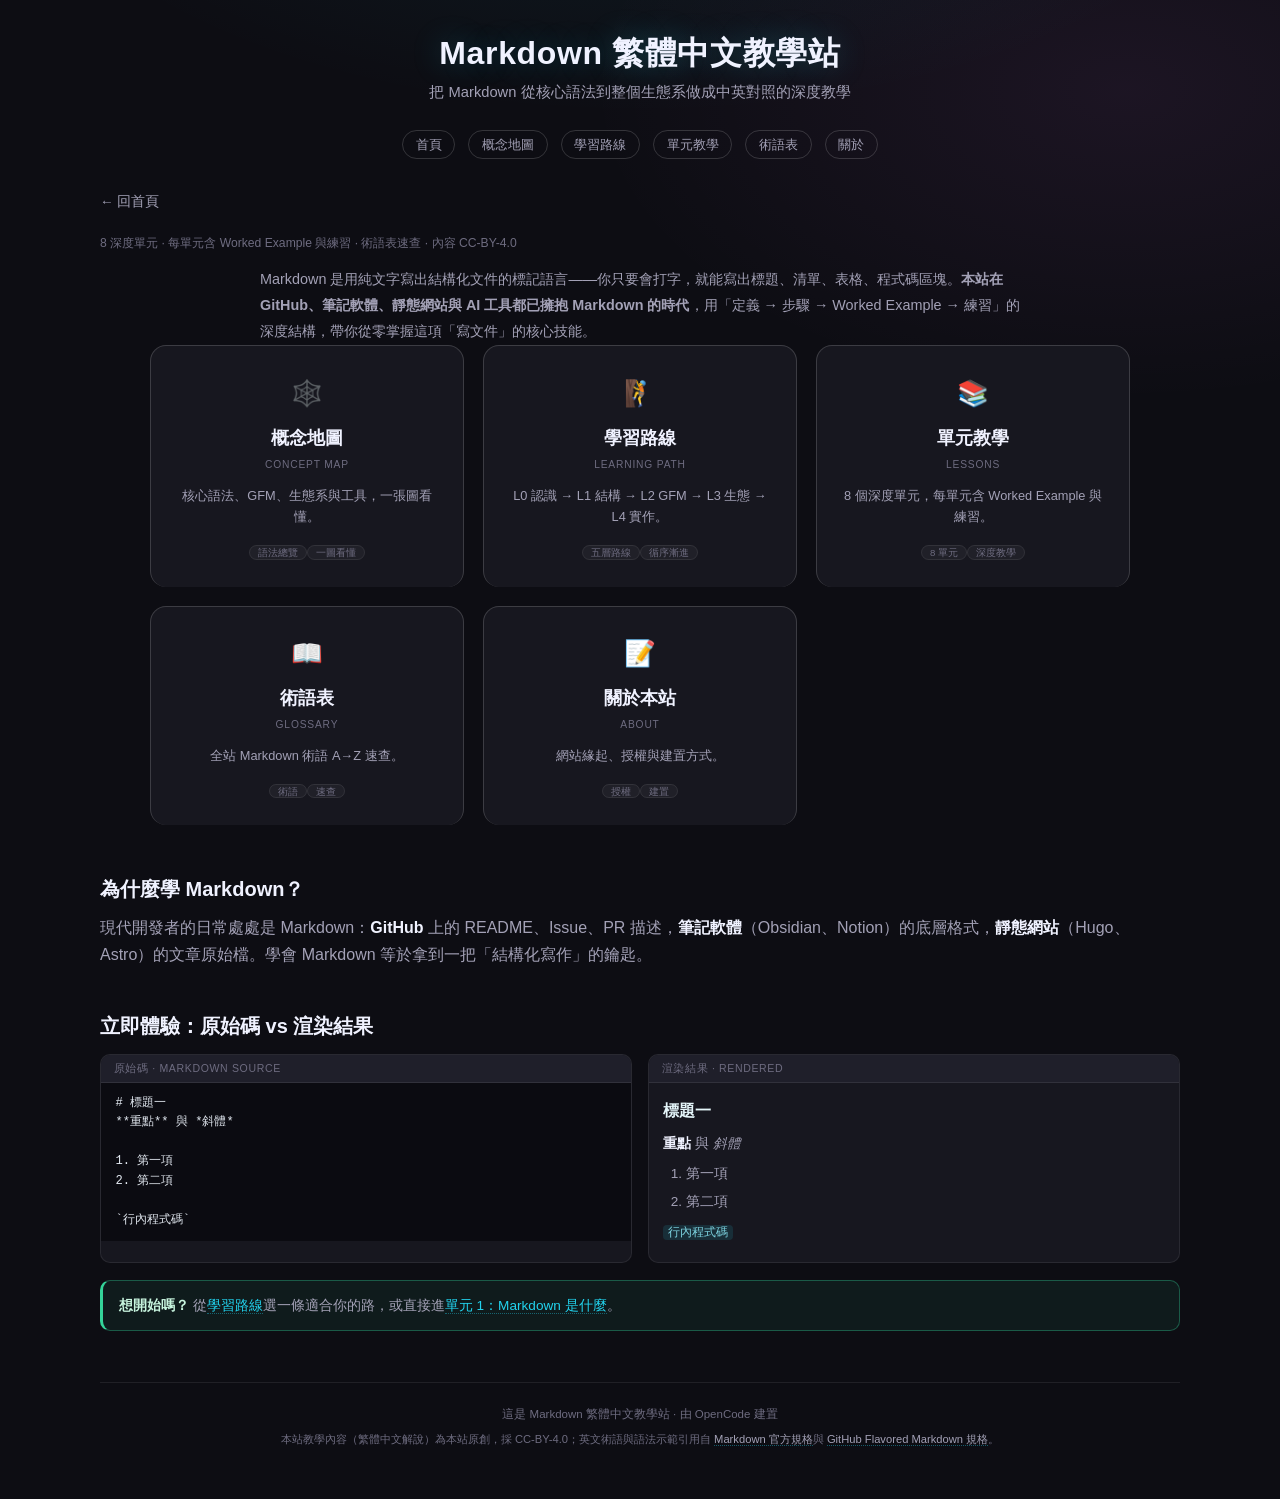
<file: index.html>
<!DOCTYPE html>
<html lang="zh-Hant">
<head>
<meta charset="UTF-8">
<meta name="viewport" content="width=device-width, initial-scale=1.0">
<title>Markdown 繁體中文教學站 · Markdown 繁體中文教學站</title>
<meta name="description" content="Markdown 繁體中文教學站">
<link rel="icon" type="image/svg+xml" href="assets/favicon.svg">
<link rel="stylesheet" href="assets/site.css">
</head>
<body>
<div class="container">
<header>
  <h1>Markdown 繁體中文教學站</h1>
  <p class="subtitle">把 Markdown 從核心語法到整個生態系做成中英對照的深度教學</p>
</header>
<nav class="topnav">
  <a href="index.html">首頁</a>
  <a href="map.html">概念地圖</a>
  <a href="learning-path.html">學習路線</a>
  <a href="docs/index.html">單元教學</a>
  <a href="glossary.html">術語表</a>
  <a href="about.html">關於</a>
</nav><div class="back-link"><a href="index.html">← 回首頁</a></div>
<p class="badge-line">8 深度單元 · 每單元含 Worked Example 與練習 · 術語表速查 · 內容 CC-BY-4.0</p>
<p class="tagline">Markdown 是用純文字寫出結構化文件的標記語言——你只要會打字，就能寫出標題、清單、表格、程式碼區塊。<strong>本站在 GitHub、筆記軟體、靜態網站與 AI 工具都已擁抱 Markdown 的時代</strong>，用「定義 → 步驟 → Worked Example → 練習」的深度結構，帶你從零掌握這項「寫文件」的核心技能。</p>
<div class="entry-cards">
  <a class="entry-card" href="map.html"><div class="ec-icon">🕸️</div><div class="ec-title">概念地圖</div><div class="ec-en">Concept Map</div><div class="ec-desc">核心語法、GFM、生態系與工具，一張圖看懂。</div><div class="ec-pill"><span class="c-tag">語法總覽</span><span class="c-tag">一圖看懂</span></div></a>
  <a class="entry-card" href="learning-path.html"><div class="ec-icon">🧗</div><div class="ec-title">學習路線</div><div class="ec-en">Learning Path</div><div class="ec-desc">L0 認識 → L1 結構 → L2 GFM → L3 生態 → L4 實作。</div><div class="ec-pill"><span class="c-tag">五層路線</span><span class="c-tag">循序漸進</span></div></a>
  <a class="entry-card" href="docs/index.html"><div class="ec-icon">📚</div><div class="ec-title">單元教學</div><div class="ec-en">Lessons</div><div class="ec-desc">8 個深度單元，每單元含 Worked Example 與練習。</div><div class="ec-pill"><span class="c-tag">8 單元</span><span class="c-tag">深度教學</span></div></a>
  <a class="entry-card" href="glossary.html"><div class="ec-icon">📖</div><div class="ec-title">術語表</div><div class="ec-en">Glossary</div><div class="ec-desc">全站 Markdown 術語 A→Z 速查。</div><div class="ec-pill"><span class="c-tag">術語</span><span class="c-tag">速查</span></div></a>
  <a class="entry-card" href="about.html"><div class="ec-icon">📝</div><div class="ec-title">關於本站</div><div class="ec-en">About</div><div class="ec-desc">網站緣起、授權與建置方式。</div><div class="ec-pill"><span class="c-tag">授權</span><span class="c-tag">建置</span></div></a>
</div>
<div class="guide" style="margin-top:2.6rem;">
  <h2>為什麼學 Markdown？</h2>
  <p>現代開發者的日常處處是 Markdown：<strong>GitHub</strong> 上的 README、Issue、PR 描述，<strong>筆記軟體</strong>（Obsidian、Notion）的底層格式，<strong>靜態網站</strong>（Hugo、Astro）的文章原始檔。學會 Markdown 等於拿到一把「結構化寫作」的鑰匙。</p>
  <h2>立即體驗：原始碼 vs 渲染結果</h2>
  <div class="demo-grid">
    <div class="demo-block"><div class="demo-label">原始碼 · MARKDOWN SOURCE</div><pre># 標題一
**重點** 與 *斜體*

1. 第一項
2. 第二項

`行內程式碼`</pre></div>
    <div class="demo-block"><div class="demo-label">渲染結果 · RENDERED</div><div class="demo-render">
      <h3 style="margin:0.2rem 0 0.3rem;">標題一</h3><p><strong>重點</strong> 與 <em>斜體</em></p>
      <ol style="margin:0.2rem 0 0.3rem 1.4rem;"><li>第一項</li><li>第二項</li></ol>
      <p><code>行內程式碼</code></p>
    </div></div>
  </div>
  <div class="callout"><strong>想開始嗎？</strong> 從<a href="learning-path.html">學習路線</a>選一條適合你的路，或直接進<a href="docs/unit-01-markdown-intro.html">單元 1：Markdown 是什麼</a>。</div>
</div><footer>這是 Markdown 繁體中文教學站 · 由 OpenCode 建置<br>
  <span class="footer-license">本站教學內容（繁體中文解說）為本站原創，採 CC-BY-4.0；英文術語與語法示範引用自 <a href="https://daringfireball.net/projects/markdown/" rel="noopener">Markdown 官方規格</a>與 <a href="https://github.github.com/gfm/" rel="noopener">GitHub Flavored Markdown 規格</a>。</span></footer>
</div></body></html>
</file>
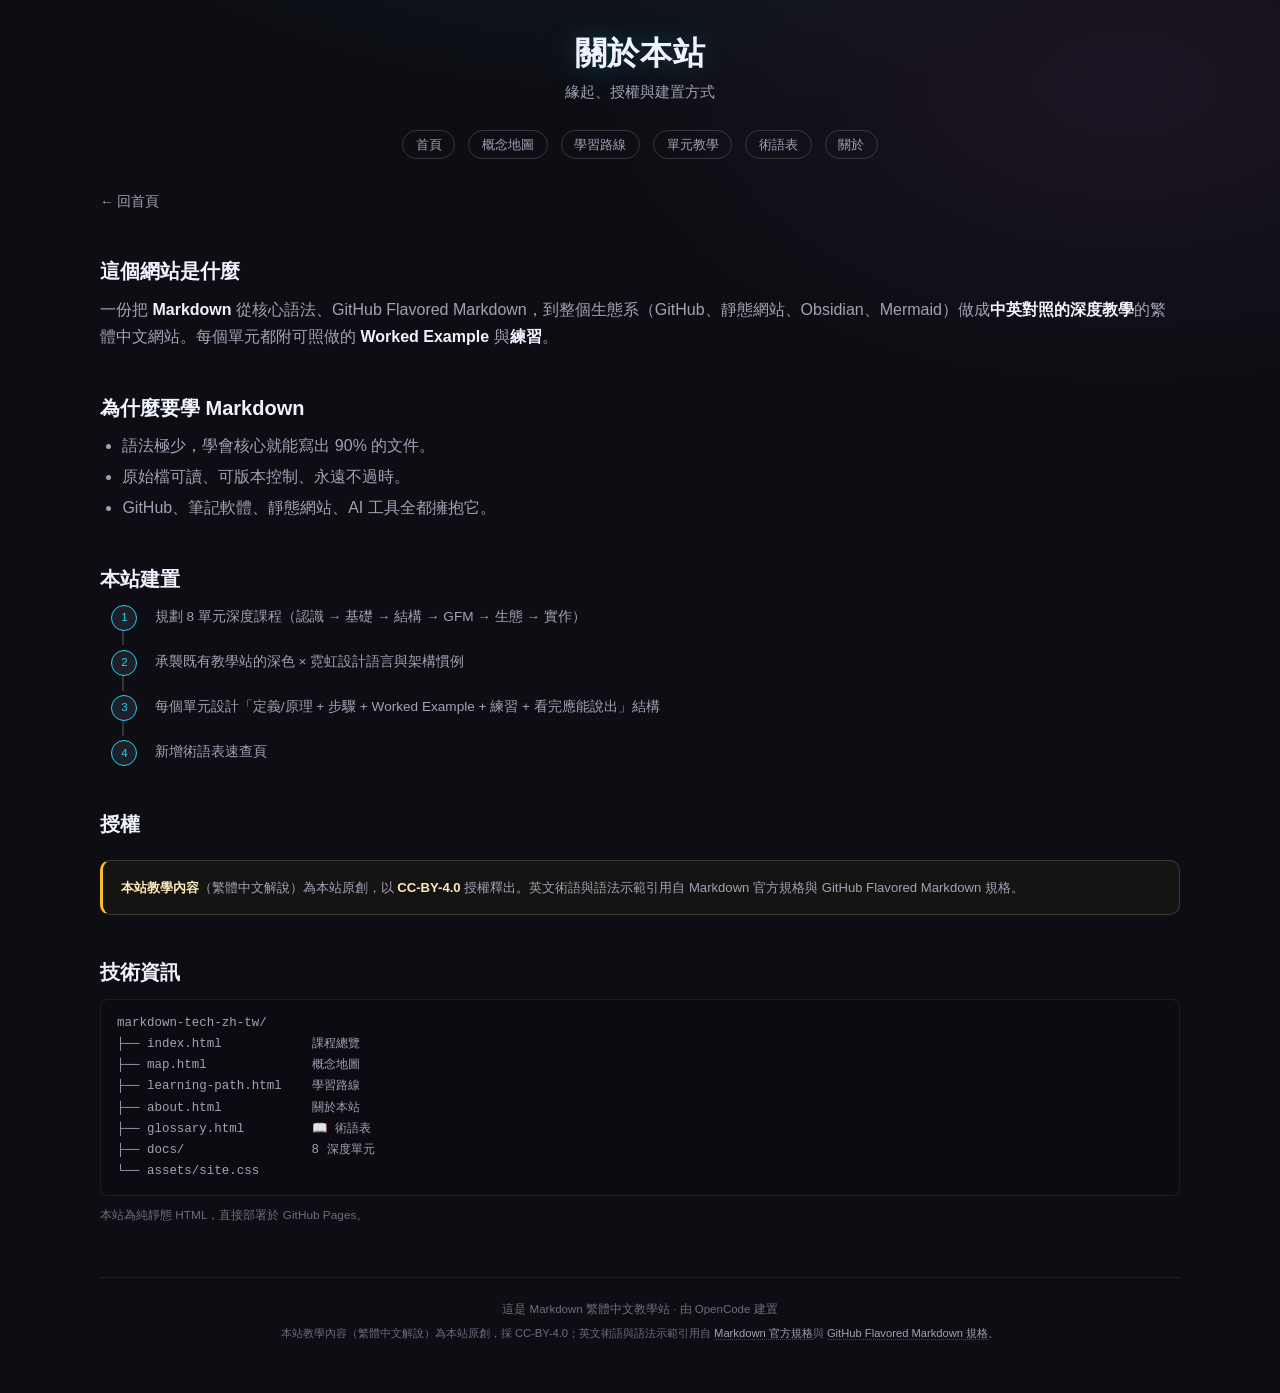
<file: about.html>
<!DOCTYPE html>
<html lang="zh-Hant">
<head>
<meta charset="UTF-8">
<meta name="viewport" content="width=device-width, initial-scale=1.0">
<title>關於本站 · Markdown 繁體中文教學站</title>
<meta name="description" content="Markdown 教學站關於頁">
<link rel="icon" type="image/svg+xml" href="assets/favicon.svg">
<link rel="stylesheet" href="assets/site.css">
</head>
<body>
<div class="container">
<header>
  <h1>關於本站</h1>
  <p class="subtitle">緣起、授權與建置方式</p>
</header>
<nav class="topnav">
  <a href="index.html">首頁</a>
  <a href="map.html">概念地圖</a>
  <a href="learning-path.html">學習路線</a>
  <a href="docs/index.html">單元教學</a>
  <a href="glossary.html">術語表</a>
  <a href="about.html">關於</a>
</nav><div class="back-link"><a href="index.html">← 回首頁</a></div>
<div class="guide">
  <h2>這個網站是什麼</h2>
  <p>一份把 <strong>Markdown</strong> 從核心語法、GitHub Flavored Markdown，到整個生態系（GitHub、靜態網站、Obsidian、Mermaid）做成<strong>中英對照的深度教學</strong>的繁體中文網站。每個單元都附可照做的 <strong>Worked Example</strong> 與<strong>練習</strong>。</p>
  <h2>為什麼要學 Markdown</h2>
  <ul>
    <li>語法極少，學會核心就能寫出 90% 的文件。</li>
    <li>原始檔可讀、可版本控制、永遠不過時。</li>
    <li>GitHub、筆記軟體、靜態網站、AI 工具全都擁抱它。</li>
  </ul>
  <h2>本站建置</h2>
  <ul class="timeline">
    <li>規劃 8 單元深度課程（認識 → 基礎 → 結構 → GFM → 生態 → 實作）</li>
    <li>承襲既有教學站的深色 × 霓虹設計語言與架構慣例</li>
    <li>每個單元設計「定義/原理 + 步驟 + Worked Example + 練習 + 看完應能說出」結構</li>
    <li>新增術語表速查頁</li>
  </ul>
  <h2>授權</h2>
  <div class="license-box"><strong>本站教學內容</strong>（繁體中文解說）為本站原創，以 <strong>CC-BY-4.0</strong> 授權釋出。英文術語與語法示範引用自 Markdown 官方規格與 GitHub Flavored Markdown 規格。</div>
  <h2>技術資訊</h2>
  <div class="file-tree">markdown-tech-zh-tw/
├── index.html            課程總覽
├── map.html              概念地圖
├── learning-path.html    學習路線
├── about.html            關於本站
├── glossary.html         📖 術語表
├── docs/                 8 深度單元
└── assets/site.css</div>
  <p class="hint">本站為純靜態 HTML，直接部署於 GitHub Pages。</p>
</div><footer>這是 Markdown 繁體中文教學站 · 由 OpenCode 建置<br>
  <span class="footer-license">本站教學內容（繁體中文解說）為本站原創，採 CC-BY-4.0；英文術語與語法示範引用自 <a href="https://daringfireball.net/projects/markdown/" rel="noopener">Markdown 官方規格</a>與 <a href="https://github.github.com/gfm/" rel="noopener">GitHub Flavored Markdown 規格</a>。</span></footer>
</div></body></html>
</file>
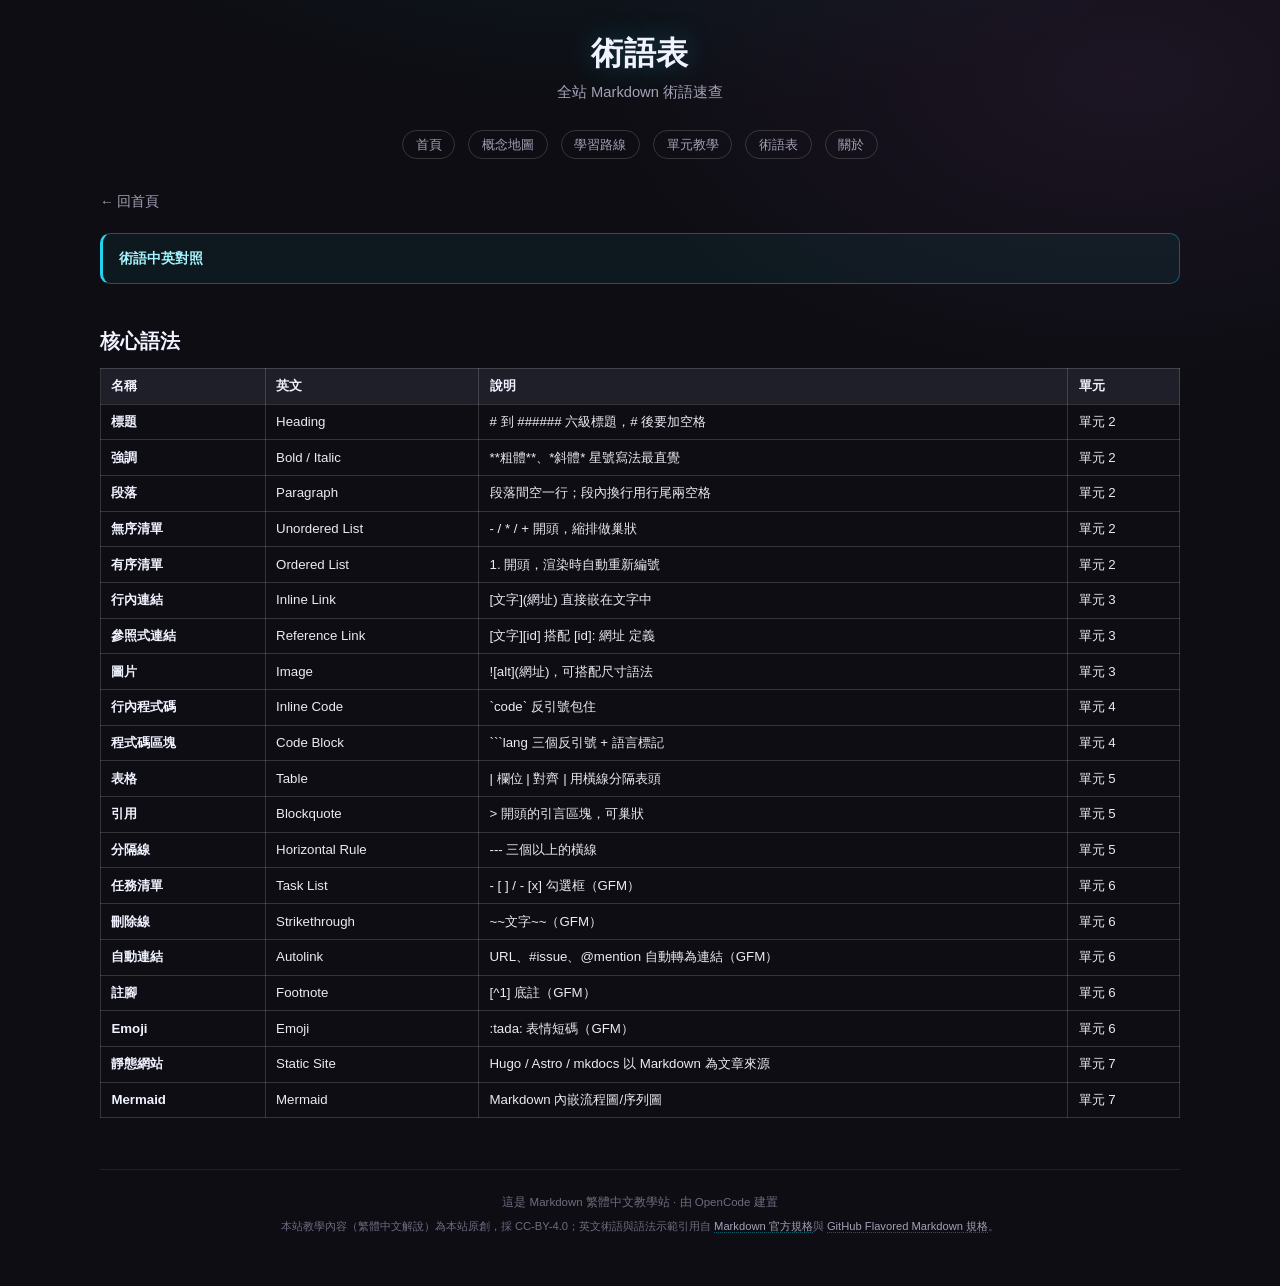
<file: glossary.html>
<!DOCTYPE html>
<html lang="zh-Hant">
<head>
<meta charset="UTF-8">
<meta name="viewport" content="width=device-width, initial-scale=1.0">
<title>術語表 · Markdown 繁體中文教學站</title>
<meta name="description" content="Markdown 術語表">
<link rel="icon" type="image/svg+xml" href="assets/favicon.svg">
<link rel="stylesheet" href="assets/site.css">
</head>
<body>
<div class="container">
<header>
  <h1>術語表</h1>
  <p class="subtitle">全站 Markdown 術語速查</p>
</header>
<nav class="topnav">
  <a href="index.html">首頁</a>
  <a href="map.html">概念地圖</a>
  <a href="learning-path.html">學習路線</a>
  <a href="docs/index.html">單元教學</a>
  <a href="glossary.html">術語表</a>
  <a href="about.html">關於</a>
</nav><div class="back-link"><a href="index.html">← 回首頁</a></div>
<div class="guide">
  <div class="callout info"><strong>術語中英對照</strong></div>
<h2>核心語法</h2>
<table><tr><th>名稱</th><th>英文</th><th>說明</th><th>單元</th></tr>
<tr><td><strong>標題</strong></td><td>Heading</td><td># 到 ###### 六級標題，# 後要加空格</td><td>單元 2</td></tr><tr><td><strong>強調</strong></td><td>Bold / Italic</td><td>**粗體**、*斜體* 星號寫法最直覺</td><td>單元 2</td></tr><tr><td><strong>段落</strong></td><td>Paragraph</td><td>段落間空一行；段內換行用行尾兩空格</td><td>單元 2</td></tr><tr><td><strong>無序清單</strong></td><td>Unordered List</td><td>- / * / + 開頭，縮排做巢狀</td><td>單元 2</td></tr><tr><td><strong>有序清單</strong></td><td>Ordered List</td><td>1. 開頭，渲染時自動重新編號</td><td>單元 2</td></tr><tr><td><strong>行內連結</strong></td><td>Inline Link</td><td>[文字](網址) 直接嵌在文字中</td><td>單元 3</td></tr><tr><td><strong>參照式連結</strong></td><td>Reference Link</td><td>[文字][id] 搭配 [id]: 網址 定義</td><td>單元 3</td></tr><tr><td><strong>圖片</strong></td><td>Image</td><td>![alt](網址)，可搭配尺寸語法</td><td>單元 3</td></tr><tr><td><strong>行內程式碼</strong></td><td>Inline Code</td><td>`code` 反引號包住</td><td>單元 4</td></tr><tr><td><strong>程式碼區塊</strong></td><td>Code Block</td><td>```lang 三個反引號 + 語言標記</td><td>單元 4</td></tr><tr><td><strong>表格</strong></td><td>Table</td><td>| 欄位 | 對齊 | 用橫線分隔表頭</td><td>單元 5</td></tr><tr><td><strong>引用</strong></td><td>Blockquote</td><td>> 開頭的引言區塊，可巢狀</td><td>單元 5</td></tr><tr><td><strong>分隔線</strong></td><td>Horizontal Rule</td><td>--- 三個以上的橫線</td><td>單元 5</td></tr><tr><td><strong>任務清單</strong></td><td>Task List</td><td>- [ ] / - [x] 勾選框（GFM）</td><td>單元 6</td></tr><tr><td><strong>刪除線</strong></td><td>Strikethrough</td><td>~~文字~~（GFM）</td><td>單元 6</td></tr><tr><td><strong>自動連結</strong></td><td>Autolink</td><td>URL、#issue、@mention 自動轉為連結（GFM）</td><td>單元 6</td></tr><tr><td><strong>註腳</strong></td><td>Footnote</td><td>[^1] 底註（GFM）</td><td>單元 6</td></tr><tr><td><strong>Emoji</strong></td><td>Emoji</td><td>:tada: 表情短碼（GFM）</td><td>單元 6</td></tr><tr><td><strong>靜態網站</strong></td><td>Static Site</td><td>Hugo / Astro / mkdocs 以 Markdown 為文章來源</td><td>單元 7</td></tr><tr><td><strong>Mermaid</strong></td><td>Mermaid</td><td>Markdown 內嵌流程圖/序列圖</td><td>單元 7</td></tr>
</table>
</div><footer>這是 Markdown 繁體中文教學站 · 由 OpenCode 建置<br>
  <span class="footer-license">本站教學內容（繁體中文解說）為本站原創，採 CC-BY-4.0；英文術語與語法示範引用自 <a href="https://daringfireball.net/projects/markdown/" rel="noopener">Markdown 官方規格</a>與 <a href="https://github.github.com/gfm/" rel="noopener">GitHub Flavored Markdown 規格</a>。</span></footer>
</div></body></html>
</file>
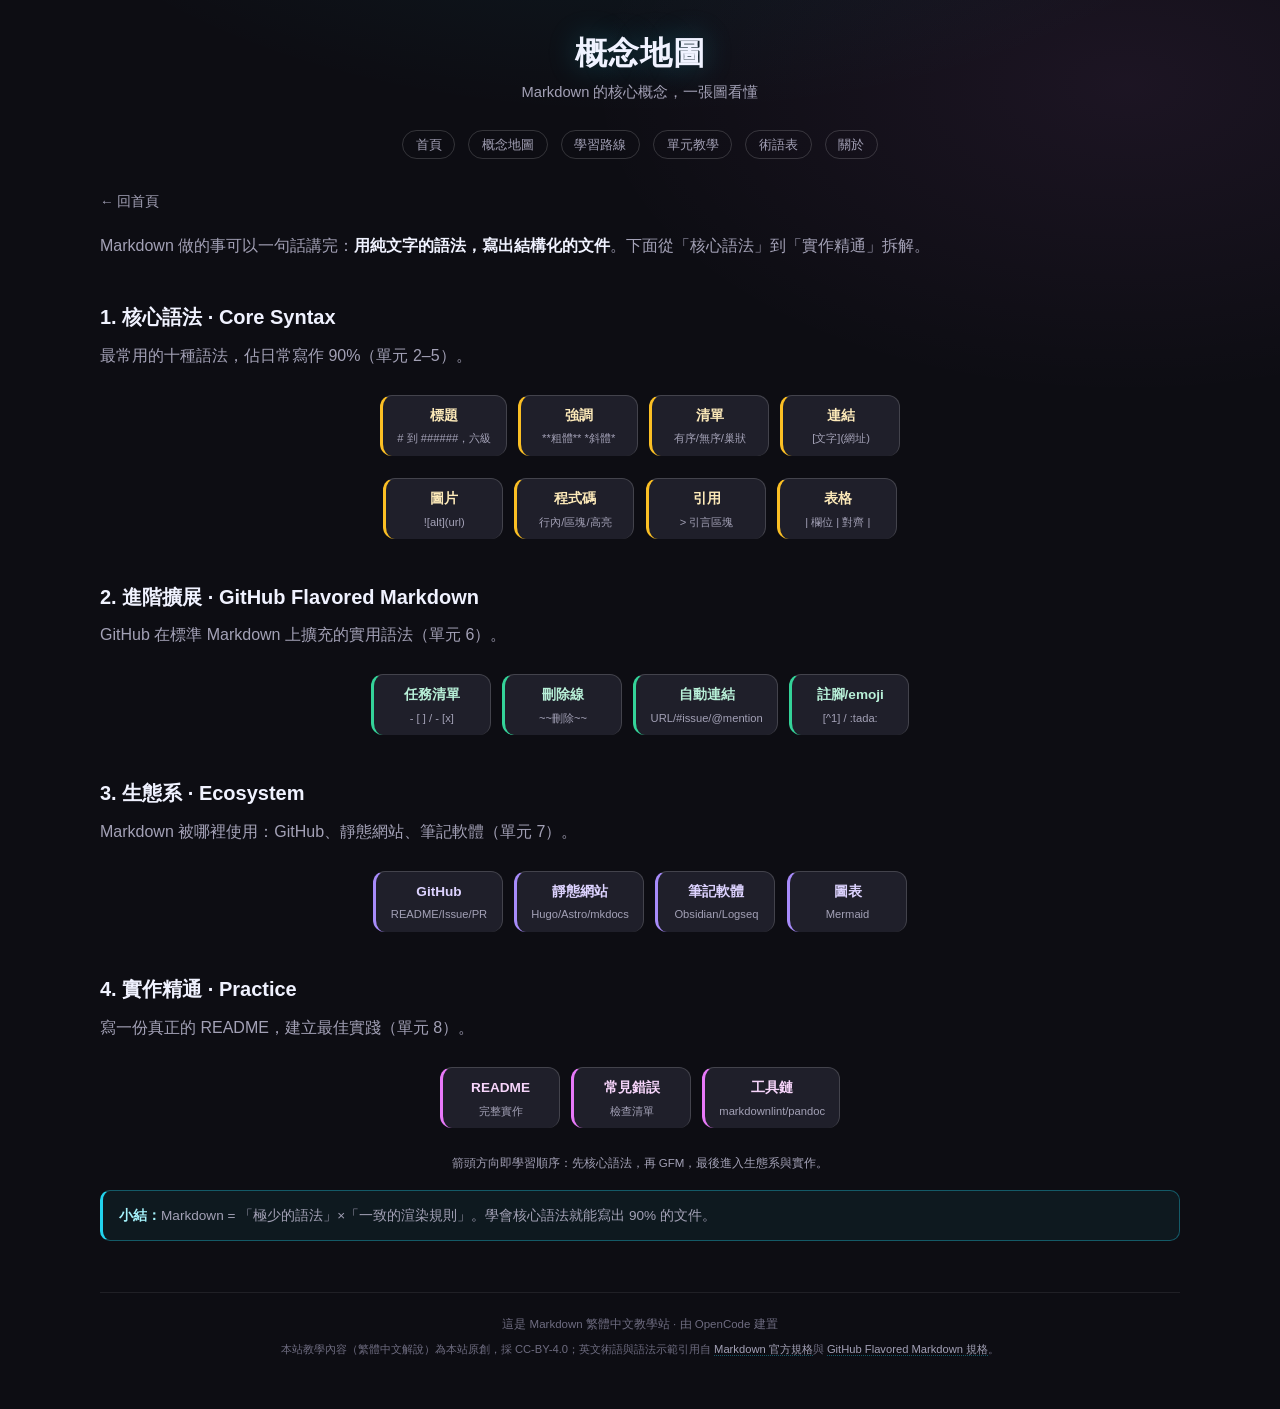
<file: map.html>
<!DOCTYPE html>
<html lang="zh-Hant">
<head>
<meta charset="UTF-8">
<meta name="viewport" content="width=device-width, initial-scale=1.0">
<title>概念地圖 · Markdown 繁體中文教學站</title>
<meta name="description" content="Markdown 概念地圖">
<link rel="icon" type="image/svg+xml" href="assets/favicon.svg">
<link rel="stylesheet" href="assets/site.css">
</head>
<body>
<div class="container">
<header>
  <h1>概念地圖</h1>
  <p class="subtitle">Markdown 的核心概念，一張圖看懂</p>
</header>
<nav class="topnav">
  <a href="index.html">首頁</a>
  <a href="map.html">概念地圖</a>
  <a href="learning-path.html">學習路線</a>
  <a href="docs/index.html">單元教學</a>
  <a href="glossary.html">術語表</a>
  <a href="about.html">關於</a>
</nav><div class="back-link"><a href="index.html">← 回首頁</a></div>
<div class="guide">
  <p>Markdown 做的事可以一句話講完：<strong>用純文字的語法，寫出結構化的文件</strong>。下面從「核心語法」到「實作精通」拆解。</p>
  <h2>1. 核心語法 · Core Syntax</h2>
  <p>最常用的十種語法，佔日常寫作 90%（單元 2–5）。</p>
  <div class="concept-map">
    <div class="cm-row"><a class="cm-node on-ramp" href="docs/unit-02-basic-syntax.html"><span class="label">標題</span><span class="tag"># 到 ######，六級</span></a><a class="cm-node on-ramp" href="docs/unit-02-basic-syntax.html"><span class="label">強調</span><span class="tag">**粗體** *斜體*</span></a><a class="cm-node on-ramp" href="docs/unit-02-basic-syntax.html"><span class="label">清單</span><span class="tag">有序/無序/巢狀</span></a><a class="cm-node on-ramp" href="docs/unit-03-links-images.html"><span class="label">連結</span><span class="tag">[文字](網址)</span></a></div>
    <div class="cm-row"><a class="cm-node on-ramp" href="docs/unit-03-links-images.html"><span class="label">圖片</span><span class="tag">![alt](url)</span></a><a class="cm-node on-ramp" href="docs/unit-04-code.html"><span class="label">程式碼</span><span class="tag">行內/區塊/高亮</span></a><a class="cm-node on-ramp" href="docs/unit-05-tables-blockquote.html"><span class="label">引用</span><span class="tag">&gt; 引言區塊</span></a><a class="cm-node on-ramp" href="docs/unit-05-tables-blockquote.html"><span class="label">表格</span><span class="tag">| 欄位 | 對齊 |</span></a></div>
  </div>
  <h2>2. 進階擴展 · GitHub Flavored Markdown</h2>
  <p>GitHub 在標準 Markdown 上擴充的實用語法（單元 6）。</p>
  <div class="concept-map">
    <div class="cm-row"><a class="cm-node service" href="docs/unit-06-github-flavored-markdown.html"><span class="label">任務清單</span><span class="tag">- [ ] / - [x]</span></a><a class="cm-node service" href="docs/unit-06-github-flavored-markdown.html"><span class="label">刪除線</span><span class="tag">~~刪除~~</span></a><a class="cm-node service" href="docs/unit-06-github-flavored-markdown.html"><span class="label">自動連結</span><span class="tag">URL/#issue/@mention</span></a><a class="cm-node service" href="docs/unit-06-github-flavored-markdown.html"><span class="label">註腳/emoji</span><span class="tag">[^1] / :tada:</span></a></div>
  </div>
  <h2>3. 生態系 · Ecosystem</h2>
  <p>Markdown 被哪裡使用：GitHub、靜態網站、筆記軟體（單元 7）。</p>
  <div class="concept-map">
    <div class="cm-row"><a class="cm-node standalone" href="docs/unit-07-markdown-ecosystem.html"><span class="label">GitHub</span><span class="tag">README/Issue/PR</span></a><a class="cm-node standalone" href="docs/unit-07-markdown-ecosystem.html"><span class="label">靜態網站</span><span class="tag">Hugo/Astro/mkdocs</span></a><a class="cm-node standalone" href="docs/unit-07-markdown-ecosystem.html"><span class="label">筆記軟體</span><span class="tag">Obsidian/Logseq</span></a><a class="cm-node standalone" href="docs/unit-07-markdown-ecosystem.html"><span class="label">圖表</span><span class="tag">Mermaid</span></a></div>
  </div>
  <h2>4. 實作精通 · Practice</h2>
  <p>寫一份真正的 README，建立最佳實踐（單元 8）。</p>
  <div class="concept-map">
    <div class="cm-row"><a class="cm-node meta" href="docs/unit-08-practice-best-practices.html"><span class="label">README</span><span class="tag">完整實作</span></a><a class="cm-node meta" href="docs/unit-08-practice-best-practices.html"><span class="label">常見錯誤</span><span class="tag">檢查清單</span></a><a class="cm-node meta" href="docs/unit-08-practice-best-practices.html"><span class="label">工具鏈</span><span class="tag">markdownlint/pandoc</span></a></div>
  </div>
  <p class="cm-caption">箭頭方向即學習順序：先核心語法，再 GFM，最後進入生態系與實作。</p>
  <div class="callout info"><strong>小結：</strong>Markdown = 「極少的語法」×「一致的渲染規則」。學會核心語法就能寫出 90% 的文件。</div>
</div><footer>這是 Markdown 繁體中文教學站 · 由 OpenCode 建置<br>
  <span class="footer-license">本站教學內容（繁體中文解說）為本站原創，採 CC-BY-4.0；英文術語與語法示範引用自 <a href="https://daringfireball.net/projects/markdown/" rel="noopener">Markdown 官方規格</a>與 <a href="https://github.github.com/gfm/" rel="noopener">GitHub Flavored Markdown 規格</a>。</span></footer>
</div></body></html>
</file>
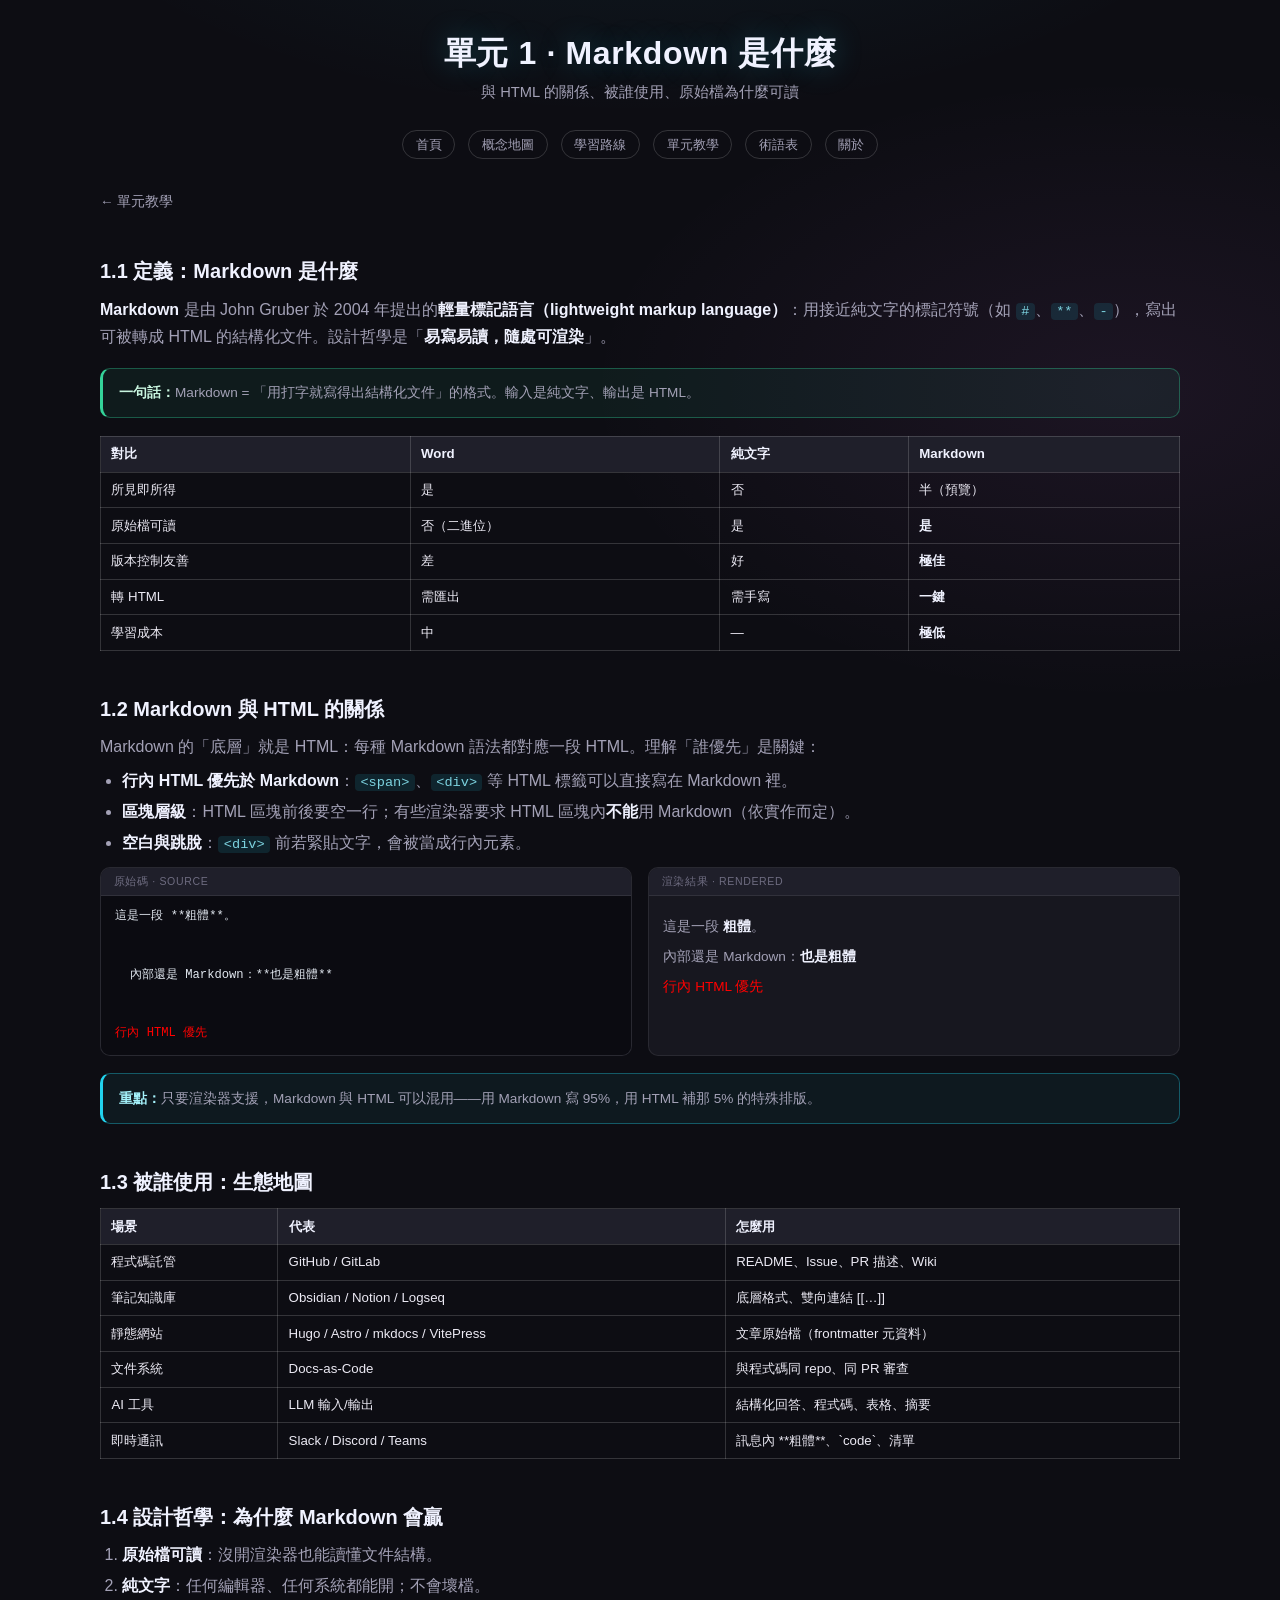
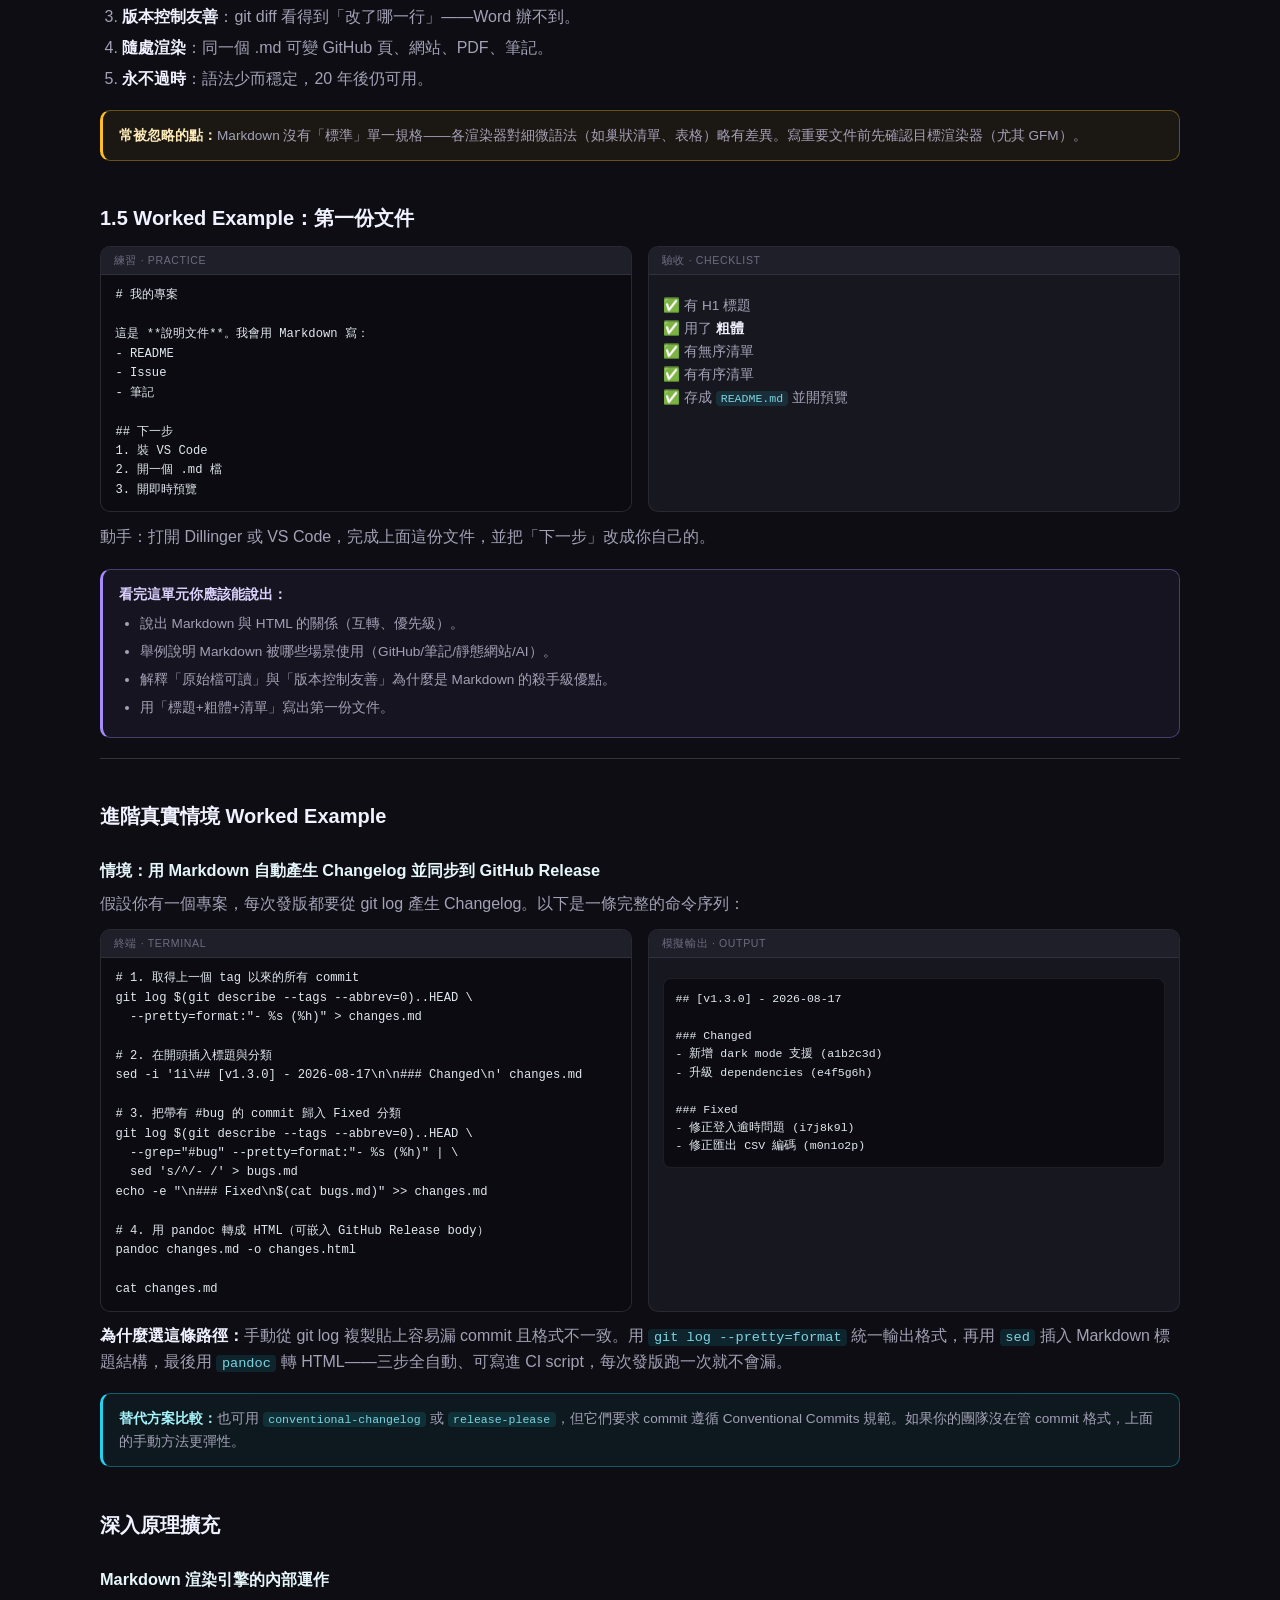
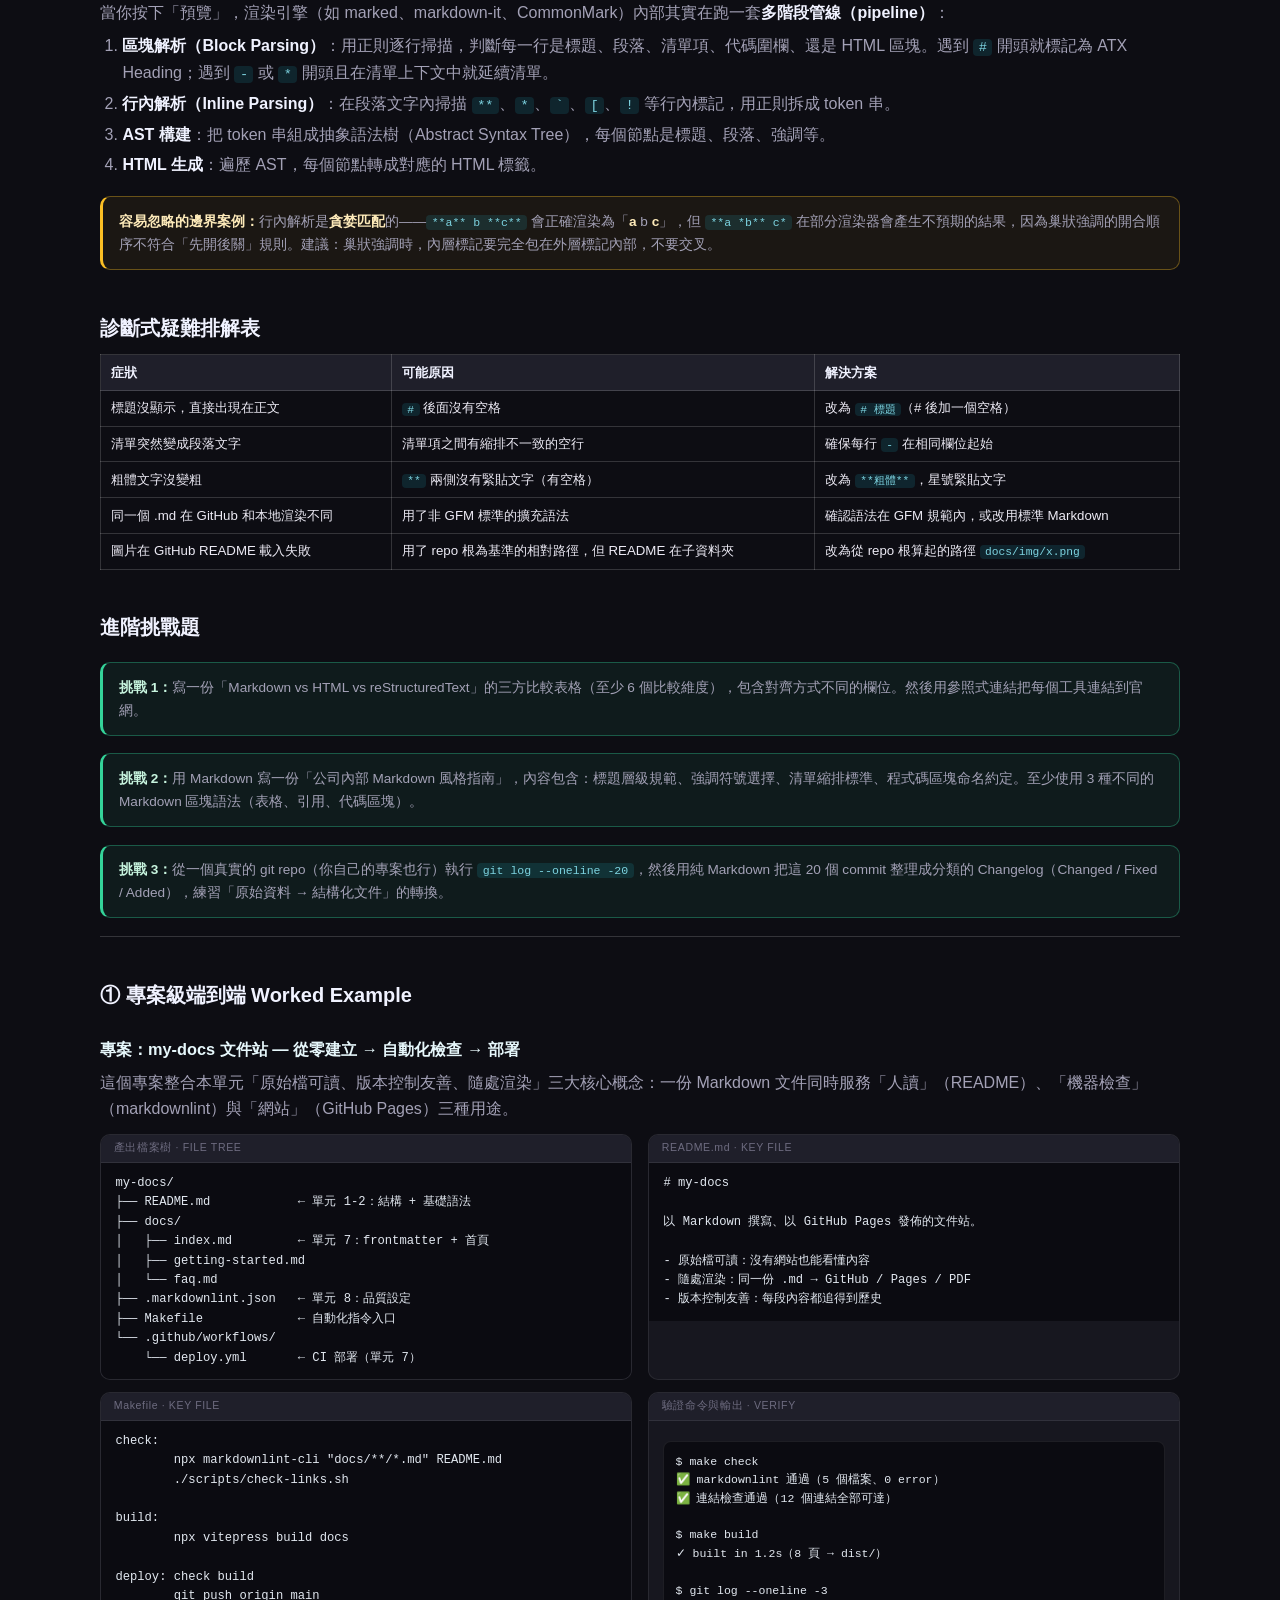
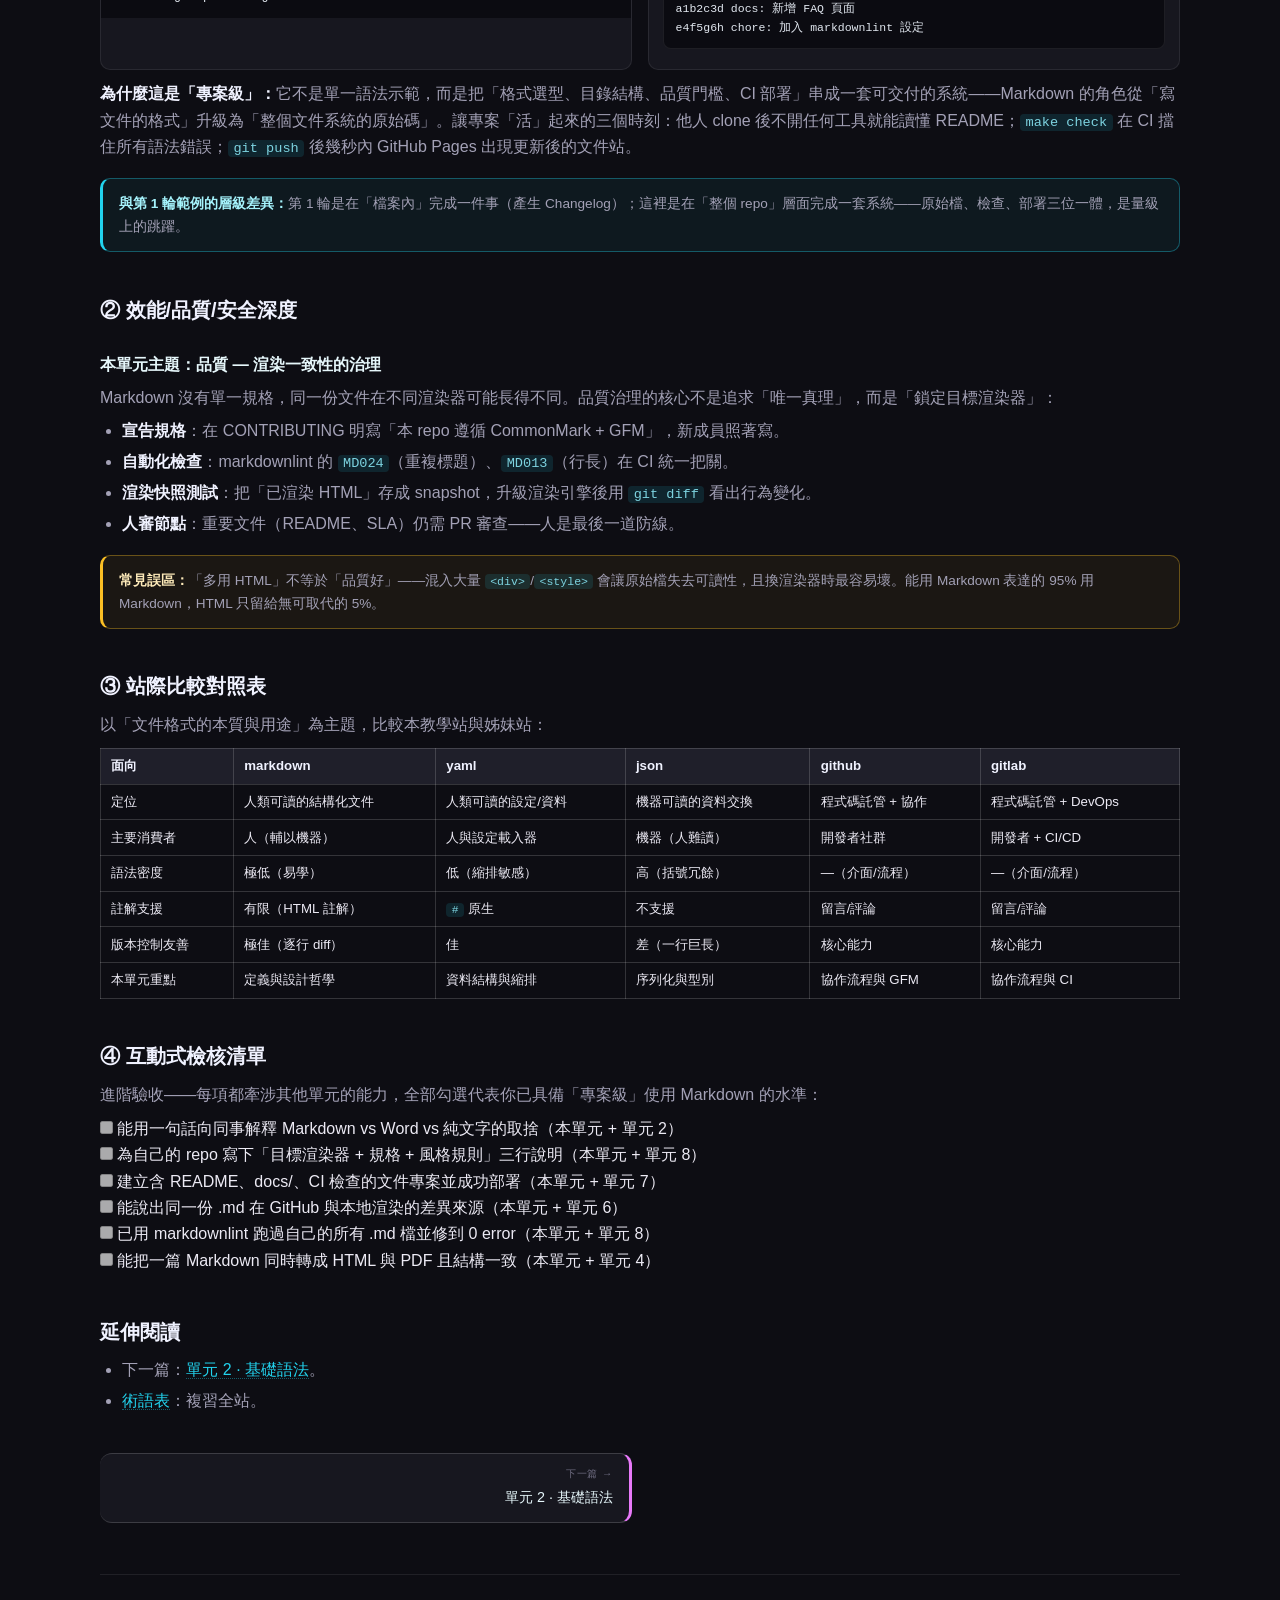
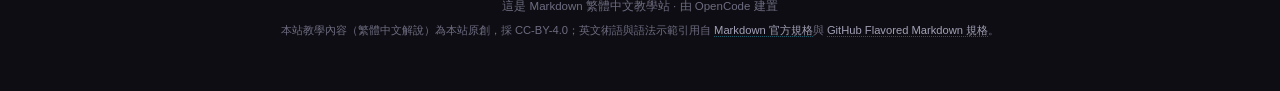
<file: docs/unit-01-markdown-intro.html>
<!DOCTYPE html>
<html lang="zh-Hant">
<head>
<meta charset="UTF-8">
<meta name="viewport" content="width=device-width, initial-scale=1.0">
<title>單元 1 · Markdown 是什麼 · Markdown 繁體中文教學站</title>
<meta name="description" content="Markdown 是什麼、與 HTML 的關係、應用場景">
<link rel="icon" type="image/svg+xml" href="../assets/favicon.svg">
<link rel="stylesheet" href="../assets/site.css">
</head>
<body>
<div class="container">
<header>
  <h1>單元 1 · Markdown 是什麼</h1>
  <p class="subtitle">與 HTML 的關係、被誰使用、原始檔為什麼可讀</p>
</header>
<nav class="topnav">
  <a href="../index.html">首頁</a>
  <a href="../map.html">概念地圖</a>
  <a href="../learning-path.html">學習路線</a>
  <a href="../docs/index.html">單元教學</a>
  <a href="../glossary.html">術語表</a>
  <a href="../about.html">關於</a>
</nav><div class="back-link"><a href="index.html">← 單元教學</a></div>
<div class="guide">
<h2>1.1 定義：Markdown 是什麼</h2>
<p><strong>Markdown</strong> 是由 John Gruber 於 2004 年提出的<strong>輕量標記語言（lightweight markup language）</strong>：用接近純文字的標記符號（如 <code>#</code>、<code>**</code>、<code>-</code>），寫出可被轉成 HTML 的結構化文件。設計哲學是「<strong>易寫易讀，隨處可渲染</strong>」。</p>
<div class="callout"><strong>一句話：</strong>Markdown = 「用打字就寫得出結構化文件」的格式。輸入是純文字、輸出是 HTML。</div>
<table>
<tr><th>對比</th><th>Word</th><th>純文字</th><th>Markdown</th></tr>
<tr><td>所見即所得</td><td>是</td><td>否</td><td>半（預覽）</td></tr>
<tr><td>原始檔可讀</td><td>否（二進位）</td><td>是</td><td><strong>是</strong></td></tr>
<tr><td>版本控制友善</td><td>差</td><td>好</td><td><strong>極佳</strong></td></tr>
<tr><td>轉 HTML</td><td>需匯出</td><td>需手寫</td><td><strong>一鍵</strong></td></tr>
<tr><td>學習成本</td><td>中</td><td>—</td><td><strong>極低</strong></td></tr>
</table>

<h2>1.2 Markdown 與 HTML 的關係</h2>
<p>Markdown 的「底層」就是 HTML：每種 Markdown 語法都對應一段 HTML。理解「誰優先」是關鍵：</p>
<ul>
<li><strong>行內 HTML 優先於 Markdown</strong>：<code>&lt;span&gt;</code>、<code>&lt;div&gt;</code> 等 HTML 標籤可以直接寫在 Markdown 裡。</li>
<li><strong>區塊層級</strong>：HTML 區塊前後要空一行；有些渲染器要求 HTML 區塊內<strong>不能</strong>用 Markdown（依實作而定）。</li>
<li><strong>空白與跳脫</strong>：<code>&lt;div&gt;</code> 前若緊貼文字，會被當成行內元素。</li>
</ul>
<div class="demo-grid">
  <div class="demo-block"><div class="demo-label">原始碼 · SOURCE</div><pre>這是一段 **粗體**。

<div>
  內部還是 Markdown：**也是粗體**
</div>

<span style="color:red">行內 HTML 優先</span></pre></div>
  <div class="demo-block"><div class="demo-label">渲染結果 · RENDERED</div><div class="demo-render">
    <p>這是一段 <strong>粗體</strong>。</p>
    <div><p>內部還是 Markdown：<strong>也是粗體</strong></p></div>
    <p><span style="color:red">行內 HTML 優先</span></p>
  </div></div>
</div>
<div class="callout info"><strong>重點：</strong>只要渲染器支援，Markdown 與 HTML 可以混用——用 Markdown 寫 95%，用 HTML 補那 5% 的特殊排版。</div>

<h2>1.3 被誰使用：生態地圖</h2>
<table>
<tr><th>場景</th><th>代表</th><th>怎麼用</th></tr>
<tr><td>程式碼託管</td><td>GitHub / GitLab</td><td>README、Issue、PR 描述、Wiki</td></tr>
<tr><td>筆記知識庫</td><td>Obsidian / Notion / Logseq</td><td>底層格式、雙向連結 [[…]]</td></tr>
<tr><td>靜態網站</td><td>Hugo / Astro / mkdocs / VitePress</td><td>文章原始檔（frontmatter 元資料）</td></tr>
<tr><td>文件系統</td><td>Docs-as-Code</td><td>與程式碼同 repo、同 PR 審查</td></tr>
<tr><td>AI 工具</td><td>LLM 輸入/輸出</td><td>結構化回答、程式碼、表格、摘要</td></tr>
<tr><td>即時通訊</td><td>Slack / Discord / Teams</td><td>訊息內 **粗體**、`code`、清單</td></tr>
</table>

<h2>1.4 設計哲學：為什麼 Markdown 會贏</h2>
<ol>
<li><strong>原始檔可讀</strong>：沒開渲染器也能讀懂文件結構。</li>
<li><strong>純文字</strong>：任何編輯器、任何系統都能開；不會壞檔。</li>
<li><strong>版本控制友善</strong>：git diff 看得到「改了哪一行」——Word 辦不到。</li>
<li><strong>隨處渲染</strong>：同一個 .md 可變 GitHub 頁、網站、PDF、筆記。</li>
<li><strong>永不過時</strong>：語法少而穩定，20 年後仍可用。</li>
</ol>
<div class="callout warn"><strong>常被忽略的點：</strong>Markdown 沒有「標準」單一規格——各渲染器對細微語法（如巢狀清單、表格）略有差異。寫重要文件前先確認目標渲染器（尤其 GFM）。</div>

<h2>1.5 Worked Example：第一份文件</h2>
<div class="demo-grid">
  <div class="demo-block"><div class="demo-label">練習 · PRACTICE</div><pre># 我的專案

這是 **說明文件**。我會用 Markdown 寫：
- README
- Issue
- 筆記

## 下一步
1. 裝 VS Code
2. 開一個 .md 檔
3. 開即時預覽</pre></div>
  <div class="demo-block"><div class="demo-label">驗收 · CHECKLIST</div><div class="demo-render">
    <p>✅ 有 H1 標題<br>✅ 用了 <strong>粗體</strong><br>✅ 有無序清單<br>✅ 有有序清單<br>✅ 存成 <code>README.md</code> 並開預覽</p>
  </div></div>
</div>
<p>動手：打開 Dillinger 或 VS Code，完成上面這份文件，並把「下一步」改成你自己的。</p>

  <div class="outcome">
    <strong>看完這單元你應該能說出：</strong>
    <ul><li>說出 Markdown 與 HTML 的關係（互轉、優先級）。</li><li>舉例說明 Markdown 被哪些場景使用（GitHub/筆記/靜態網站/AI）。</li><li>解釋「原始檔可讀」與「版本控制友善」為什麼是 Markdown 的殺手級優點。</li><li>用「標題+粗體+清單」寫出第一份文件。</li></ul>
  </div>

<hr>
<h2>進階真實情境 Worked Example</h2>
<h3>情境：用 Markdown 自動產生 Changelog 並同步到 GitHub Release</h3>
<p>假設你有一個專案，每次發版都要從 git log 產生 Changelog。以下是一條完整的命令序列：</p>
<div class="demo-grid">
  <div class="demo-block"><div class="demo-label">終端 · TERMINAL</div><pre># 1. 取得上一個 tag 以來的所有 commit
git log $(git describe --tags --abbrev=0)..HEAD \
  --pretty=format:"- %s (%h)" > changes.md

# 2. 在開頭插入標題與分類
sed -i '1i\## [v1.3.0] - 2026-08-17\n\n### Changed\n' changes.md

# 3. 把帶有 #bug 的 commit 歸入 Fixed 分類
git log $(git describe --tags --abbrev=0)..HEAD \
  --grep="#bug" --pretty=format:"- %s (%h)" | \
  sed 's/^/- /' > bugs.md
echo -e "\n### Fixed\n$(cat bugs.md)" >> changes.md

# 4. 用 pandoc 轉成 HTML（可嵌入 GitHub Release body）
pandoc changes.md -o changes.html

cat changes.md</pre></div>
  <div class="demo-block"><div class="demo-label">模擬輸出 · OUTPUT</div><div class="demo-render">
    <pre style="background:#0b0b11;border:1px solid var(--line);border-radius:8px;padding:0.7rem;font-size:0.72rem;">## [v1.3.0] - 2026-08-17

### Changed
- 新增 dark mode 支援 (a1b2c3d)
- 升級 dependencies (e4f5g6h)

### Fixed
- 修正登入逾時問題 (i7j8k9l)
- 修正匯出 CSV 編碼 (m0n1o2p)</pre>
  </div></div>
</div>
<p><strong>為什麼選這條路徑：</strong>手動從 git log 複製貼上容易漏 commit 且格式不一致。用 <code>git log --pretty=format</code> 統一輸出格式，再用 <code>sed</code> 插入 Markdown 標題結構，最後用 <code>pandoc</code> 轉 HTML——三步全自動、可寫進 CI script，每次發版跑一次就不會漏。</p>
<div class="callout info"><strong>替代方案比較：</strong>也可用 <code>conventional-changelog</code> 或 <code>release-please</code>，但它們要求 commit 遵循 Conventional Commits 規範。如果你的團隊沒在管 commit 格式，上面的手動方法更彈性。</div>

<h2>深入原理擴充</h2>
<h3>Markdown 渲染引擎的內部運作</h3>
<p>當你按下「預覽」，渲染引擎（如 marked、markdown-it、CommonMark）內部其實在跑一套<strong>多階段管線（pipeline）</strong>：</p>
<ol>
<li><strong>區塊解析（Block Parsing）</strong>：用正則逐行掃描，判斷每一行是標題、段落、清單項、代碼圍欄、還是 HTML 區塊。遇到 <code>#</code> 開頭就標記為 ATX Heading；遇到 <code>-</code> 或 <code>*</code> 開頭且在清單上下文中就延續清單。</li>
<li><strong>行內解析（Inline Parsing）</strong>：在段落文字內掃描 <code>**</code>、<code>*</code>、<code>`</code>、<code>[</code>、<code>!</code> 等行內標記，用正則拆成 token 串。</li>
<li><strong>AST 構建</strong>：把 token 串組成抽象語法樹（Abstract Syntax Tree），每個節點是標題、段落、強調等。</li>
<li><strong>HTML 生成</strong>：遍歷 AST，每個節點轉成對應的 HTML 標籤。</li>
</ol>
<div class="callout warn"><strong>容易忽略的邊界案例：</strong>行內解析是<strong>貪婪匹配</strong>的——<code>**a** b **c**</code> 會正確渲染為「<strong>a</strong> b <strong>c</strong>」，但 <code>**a *b** c*</code> 在部分渲染器會產生不預期的結果，因為巢狀強調的開合順序不符合「先開後關」規則。建議：巢狀強調時，內層標記要完全包在外層標記內部，不要交叉。</div>

<h2>診斷式疑難排解表</h2>
<table>
<tr><th>症狀</th><th>可能原因</th><th>解決方案</th></tr>
<tr><td>標題沒顯示，直接出現在正文</td><td><code>#</code> 後面沒有空格</td><td>改為 <code># 標題</code>（# 後加一個空格）</td></tr>
<tr><td>清單突然變成段落文字</td><td>清單項之間有縮排不一致的空行</td><td>確保每行 <code>-</code> 在相同欄位起始</td></tr>
<tr><td>粗體文字沒變粗</td><td><code>**</code> 兩側沒有緊貼文字（有空格）</td><td>改為 <code>**粗體**</code>，星號緊貼文字</td></tr>
<tr><td>同一個 .md 在 GitHub 和本地渲染不同</td><td>用了非 GFM 標準的擴充語法</td><td>確認語法在 GFM 規範內，或改用標準 Markdown</td></tr>
<tr><td>圖片在 GitHub README 載入失敗</td><td>用了 repo 根為基準的相對路徑，但 README 在子資料夾</td><td>改為從 repo 根算起的路徑 <code>docs/img/x.png</code></td></tr>
</table>

<h2>進階挑戰題</h2>
<div class="callout"><strong>挑戰 1：</strong>寫一份「Markdown vs HTML vs reStructuredText」的三方比較表格（至少 6 個比較維度），包含對齊方式不同的欄位。然後用參照式連結把每個工具連結到官網。</div>
<div class="callout"><strong>挑戰 2：</strong>用 Markdown 寫一份「公司內部 Markdown 風格指南」，內容包含：標題層級規範、強調符號選擇、清單縮排標準、程式碼區塊命名約定。至少使用 3 種不同的 Markdown 區塊語法（表格、引用、代碼區塊）。</div>
<div class="callout"><strong>挑戰 3：</strong>從一個真實的 git repo（你自己的專案也行）執行 <code>git log --oneline -20</code>，然後用純 Markdown 把這 20 個 commit 整理成分類的 Changelog（Changed / Fixed / Added），練習「原始資料 → 結構化文件」的轉換。</div>

  <hr>
<h2>① 專案級端到端 Worked Example</h2>
<h3>專案：my-docs 文件站 — 從零建立 → 自動化檢查 → 部署</h3>
<p>這個專案整合本單元「原始檔可讀、版本控制友善、隨處渲染」三大核心概念：一份 Markdown 文件同時服務「人讀」（README）、「機器檢查」（markdownlint）與「網站」（GitHub Pages）三種用途。</p>
<div class="demo-grid">
  <div class="demo-block"><div class="demo-label">產出檔案樹 · FILE TREE</div><pre>my-docs/
├── README.md            ← 單元 1-2：結構 + 基礎語法
├── docs/
│   ├── index.md         ← 單元 7：frontmatter + 首頁
│   ├── getting-started.md
│   └── faq.md
├── .markdownlint.json   ← 單元 8：品質設定
├── Makefile             ← 自動化指令入口
└── .github/workflows/
    └── deploy.yml       ← CI 部署（單元 7）</pre></div>
  <div class="demo-block"><div class="demo-label">README.md · KEY FILE</div><pre># my-docs

以 Markdown 撰寫、以 GitHub Pages 發佈的文件站。

- 原始檔可讀：沒有網站也能看懂內容
- 隨處渲染：同一份 .md → GitHub / Pages / PDF
- 版本控制友善：每段內容都追得到歷史</pre></div>
</div>
<div class="demo-grid">
  <div class="demo-block"><div class="demo-label">Makefile · KEY FILE</div><pre>check:
	npx markdownlint-cli "docs/**/*.md" README.md
	./scripts/check-links.sh

build:
	npx vitepress build docs

deploy: check build
	git push origin main</pre></div>
  <div class="demo-block"><div class="demo-label">驗證命令與輸出 · VERIFY</div><div class="demo-render">
    <pre style="background:#0b0b11;border:1px solid var(--line);border-radius:8px;padding:0.7rem;font-size:0.72rem;">$ make check
✅ markdownlint 通過（5 個檔案、0 error）
✅ 連結檢查通過（12 個連結全部可達）

$ make build
✓ built in 1.2s（8 頁 → dist/）

$ git log --oneline -3
a1b2c3d docs: 新增 FAQ 頁面
e4f5g6h chore: 加入 markdownlint 設定</pre>
  </div></div>
</div>
<p><strong>為什麼這是「專案級」：</strong>它不是單一語法示範，而是把「格式選型、目錄結構、品質門檻、CI 部署」串成一套可交付的系統——Markdown 的角色從「寫文件的格式」升級為「整個文件系統的原始碼」。讓專案「活」起來的三個時刻：他人 clone 後不開任何工具就能讀懂 README；<code>make check</code> 在 CI 擋住所有語法錯誤；<code>git push</code> 後幾秒內 GitHub Pages 出現更新後的文件站。</p>
<div class="callout info"><strong>與第 1 輪範例的層級差異：</strong>第 1 輪是在「檔案內」完成一件事（產生 Changelog）；這裡是在「整個 repo」層面完成一套系統——原始檔、檢查、部署三位一體，是量級上的跳躍。</div>

<h2>② 效能/品質/安全深度</h2>
<h3>本單元主題：品質 — 渲染一致性的治理</h3>
<p>Markdown 沒有單一規格，同一份文件在不同渲染器可能長得不同。品質治理的核心不是追求「唯一真理」，而是「鎖定目標渲染器」：</p>
<ul>
<li><strong>宣告規格</strong>：在 CONTRIBUTING 明寫「本 repo 遵循 CommonMark + GFM」，新成員照著寫。</li>
<li><strong>自動化檢查</strong>：markdownlint 的 <code>MD024</code>（重複標題）、<code>MD013</code>（行長）在 CI 統一把關。</li>
<li><strong>渲染快照測試</strong>：把「已渲染 HTML」存成 snapshot，升級渲染引擎後用 <code>git diff</code> 看出行為變化。</li>
<li><strong>人審節點</strong>：重要文件（README、SLA）仍需 PR 審查——人是最後一道防線。</li>
</ul>
<div class="callout warn"><strong>常見誤區：</strong>「多用 HTML」不等於「品質好」——混入大量 <code>&lt;div&gt;</code>/<code>&lt;style&gt;</code> 會讓原始檔失去可讀性，且換渲染器時最容易壞。能用 Markdown 表達的 95% 用 Markdown，HTML 只留給無可取代的 5%。</div>

<h2>③ 站際比較對照表</h2>
<p>以「文件格式的本質與用途」為主題，比較本教學站與姊妹站：</p>
<table>
<tr><th>面向</th><th>markdown</th><th>yaml</th><th>json</th><th>github</th><th>gitlab</th></tr>
<tr><td>定位</td><td>人類可讀的結構化文件</td><td>人類可讀的設定/資料</td><td>機器可讀的資料交換</td><td>程式碼託管 + 協作</td><td>程式碼託管 + DevOps</td></tr>
<tr><td>主要消費者</td><td>人（輔以機器）</td><td>人與設定載入器</td><td>機器（人難讀）</td><td>開發者社群</td><td>開發者 + CI/CD</td></tr>
<tr><td>語法密度</td><td>極低（易學）</td><td>低（縮排敏感）</td><td>高（括號冗餘）</td><td>—（介面/流程）</td><td>—（介面/流程）</td></tr>
<tr><td>註解支援</td><td>有限（HTML 註解）</td><td><code>#</code> 原生</td><td>不支援</td><td>留言/評論</td><td>留言/評論</td></tr>
<tr><td>版本控制友善</td><td>極佳（逐行 diff）</td><td>佳</td><td>差（一行巨長）</td><td>核心能力</td><td>核心能力</td></tr>
<tr><td>本單元重點</td><td>定義與設計哲學</td><td>資料結構與縮排</td><td>序列化與型別</td><td>協作流程與 GFM</td><td>協作流程與 CI</td></tr>
</table>

<h2>④ 互動式檢核清單</h2>
<p>進階驗收——每項都牽涉其他單元的能力，全部勾選代表你已具備「專案級」使用 Markdown 的水準：</p>
<div class="demo-render">
<input type="checkbox" disabled> 能用一句話向同事解釋 Markdown vs Word vs 純文字的取捨（本單元 + 單元 2）<br>
<input type="checkbox" disabled> 為自己的 repo 寫下「目標渲染器 + 規格 + 風格規則」三行說明（本單元 + 單元 8）<br>
<input type="checkbox" disabled> 建立含 README、docs/、CI 檢查的文件專案並成功部署（本單元 + 單元 7）<br>
<input type="checkbox" disabled> 能說出同一份 .md 在 GitHub 與本地渲染的差異來源（本單元 + 單元 6）<br>
<input type="checkbox" disabled> 已用 markdownlint 跑過自己的所有 .md 檔並修到 0 error（本單元 + 單元 8）<br>
<input type="checkbox" disabled> 能把一篇 Markdown 同時轉成 HTML 與 PDF 且結構一致（本單元 + 單元 4）<br>
</div>

  <h2>延伸閱讀</h2>
  <ul>
<li>下一篇：<a href="unit-02-basic-syntax.html">單元 2 · 基礎語法</a>。</li>
<li><a href="../glossary.html">術語表</a>：複習全站。</li>
</ul>

<div class="next-prev">
    <a class="np-next" href="unit-02-basic-syntax.html"><div class="np-label">下一篇 →</div><div class="np-name">單元 2 · 基礎語法</div></a>
</div>
</div>
<footer>這是 Markdown 繁體中文教學站 · 由 OpenCode 建置<br>
  <span class="footer-license">本站教學內容（繁體中文解說）為本站原創，採 CC-BY-4.0；英文術語與語法示範引用自 <a href="https://daringfireball.net/projects/markdown/" rel="noopener">Markdown 官方規格</a>與 <a href="https://github.github.com/gfm/" rel="noopener">GitHub Flavored Markdown 規格</a>。</span></footer>
</div></body></html>
</file>
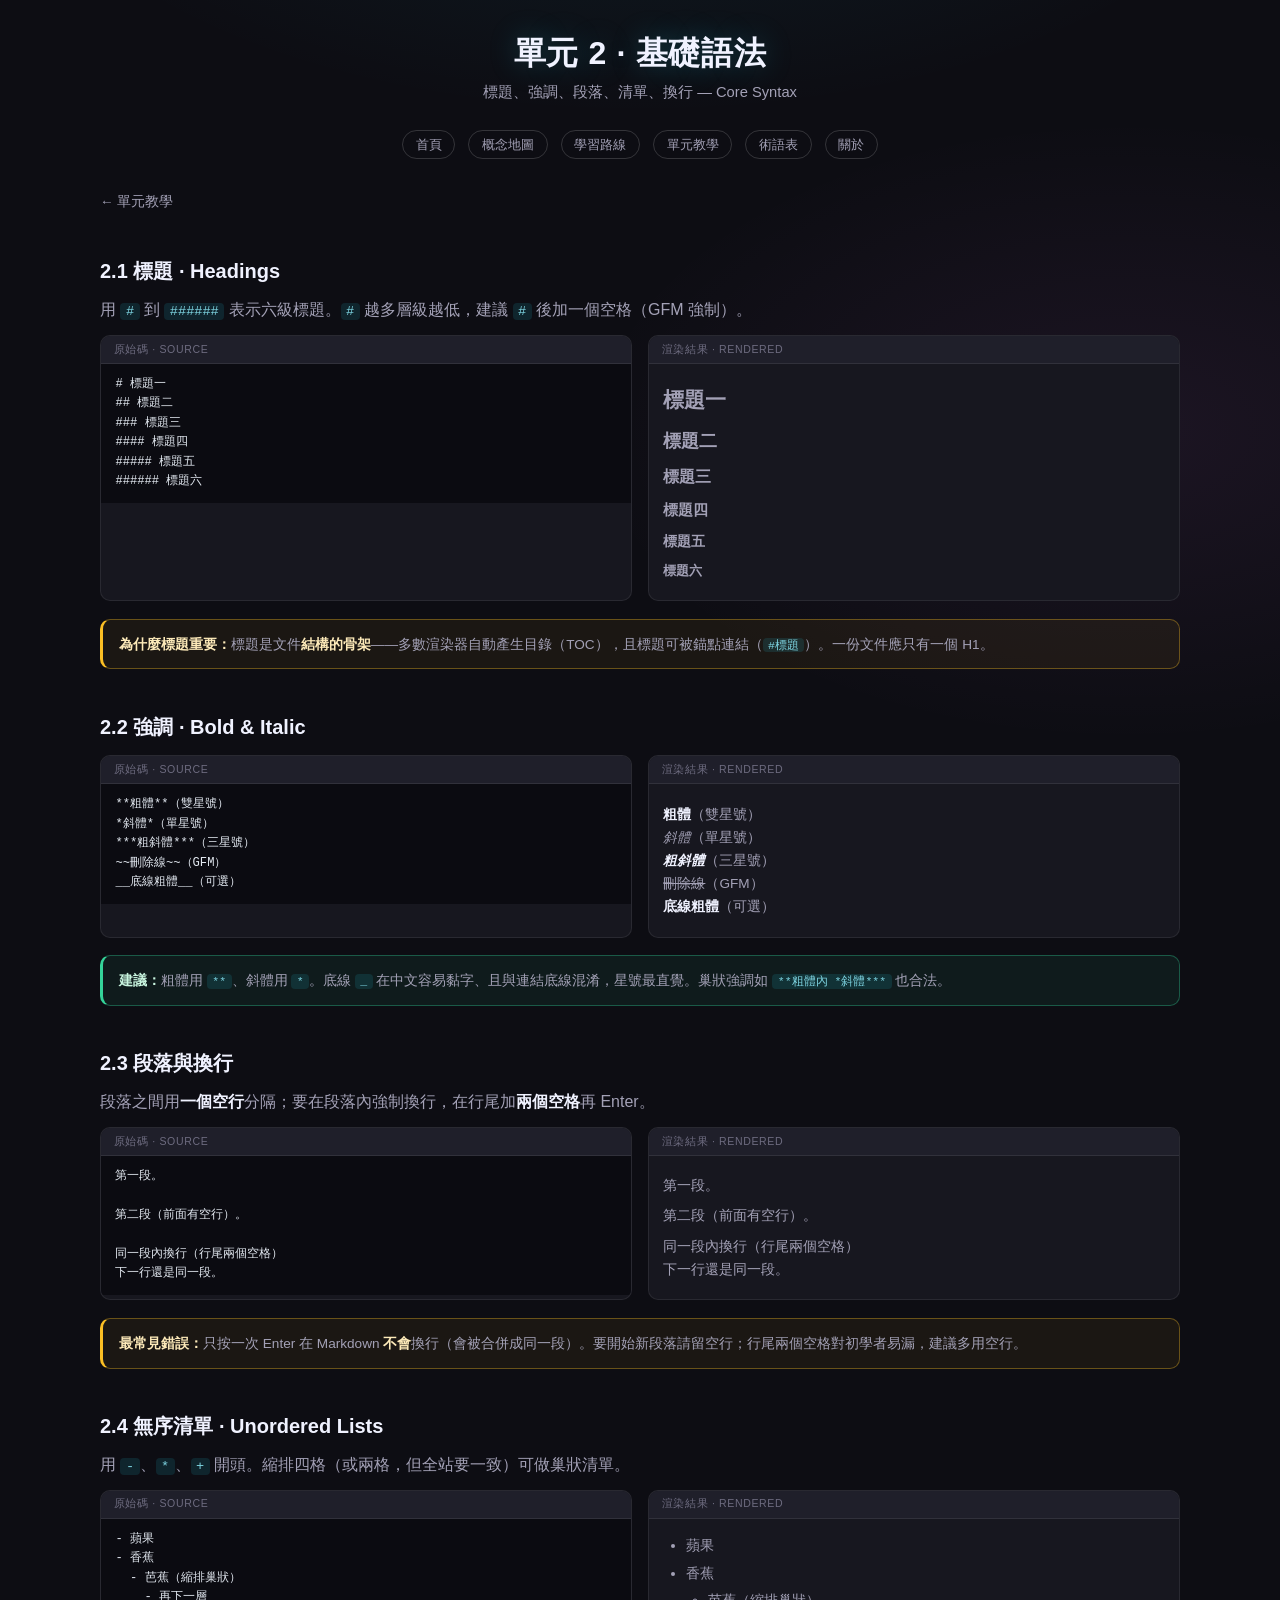
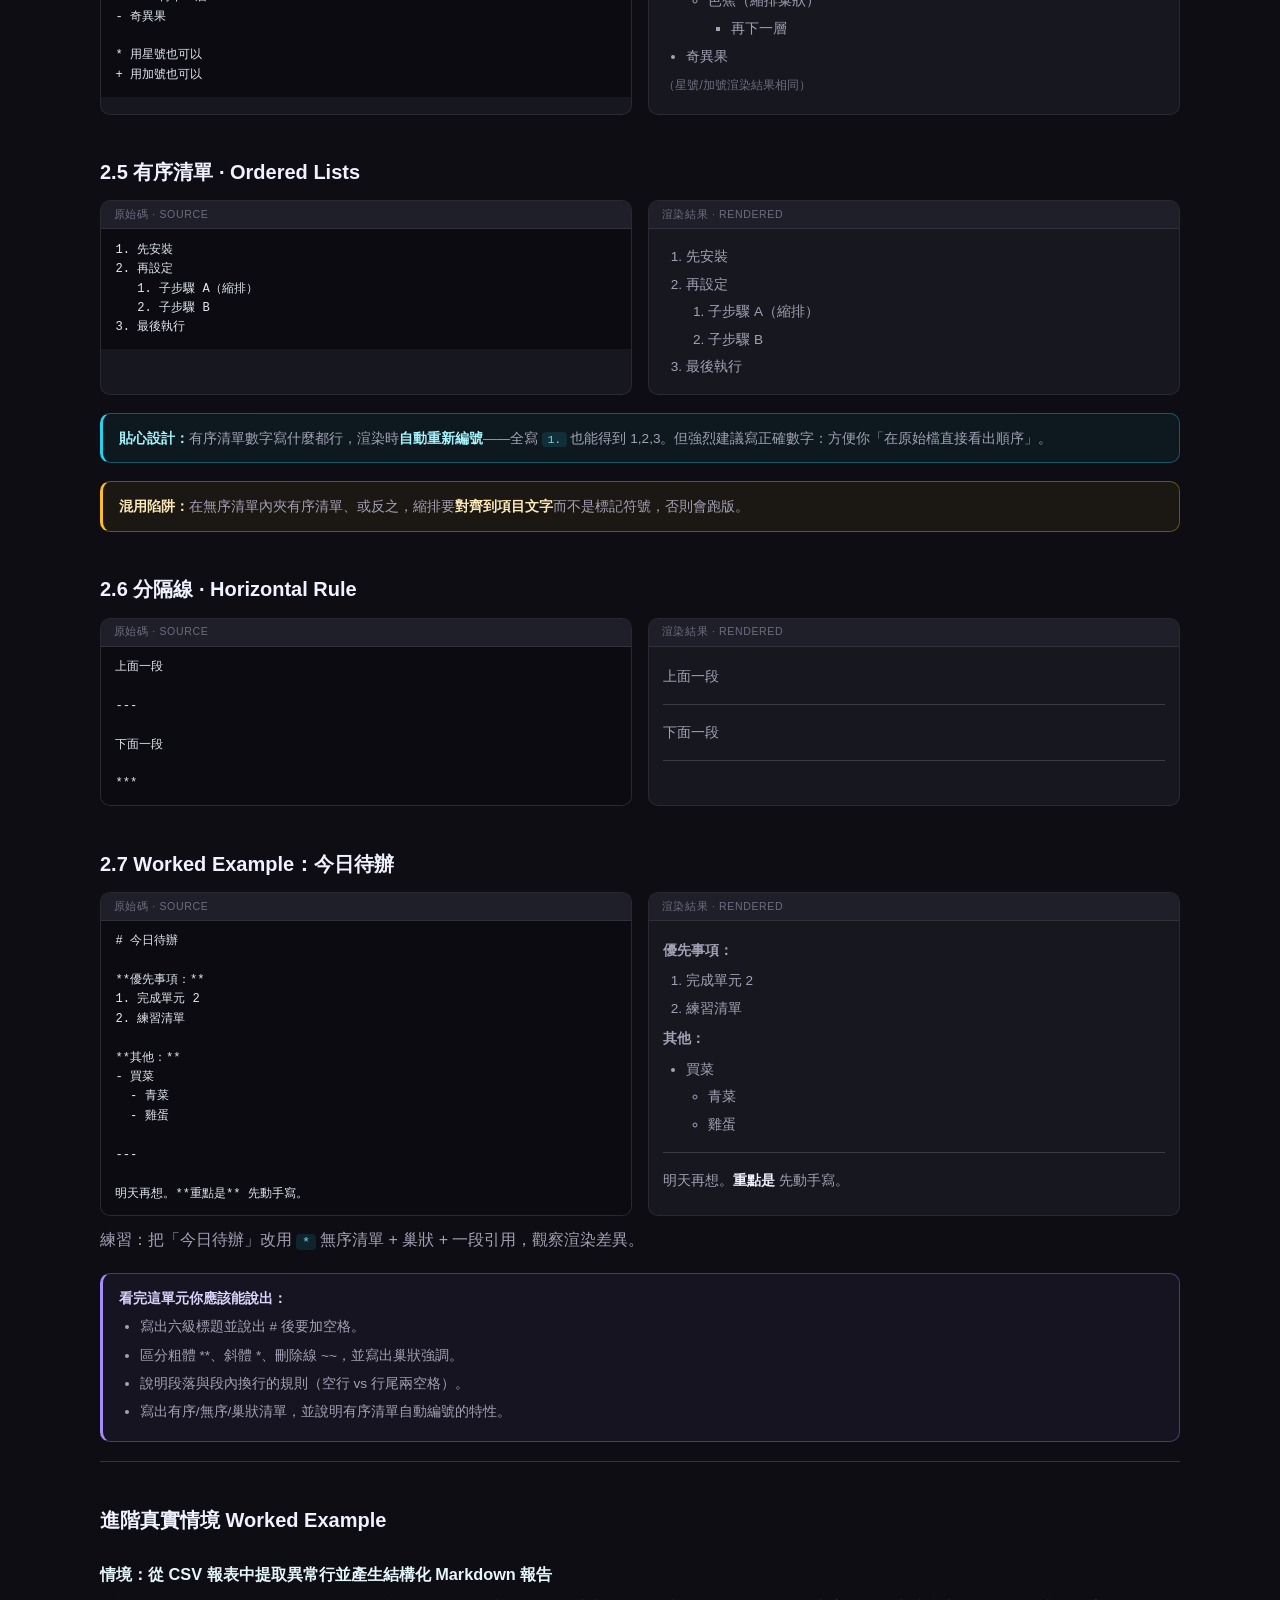
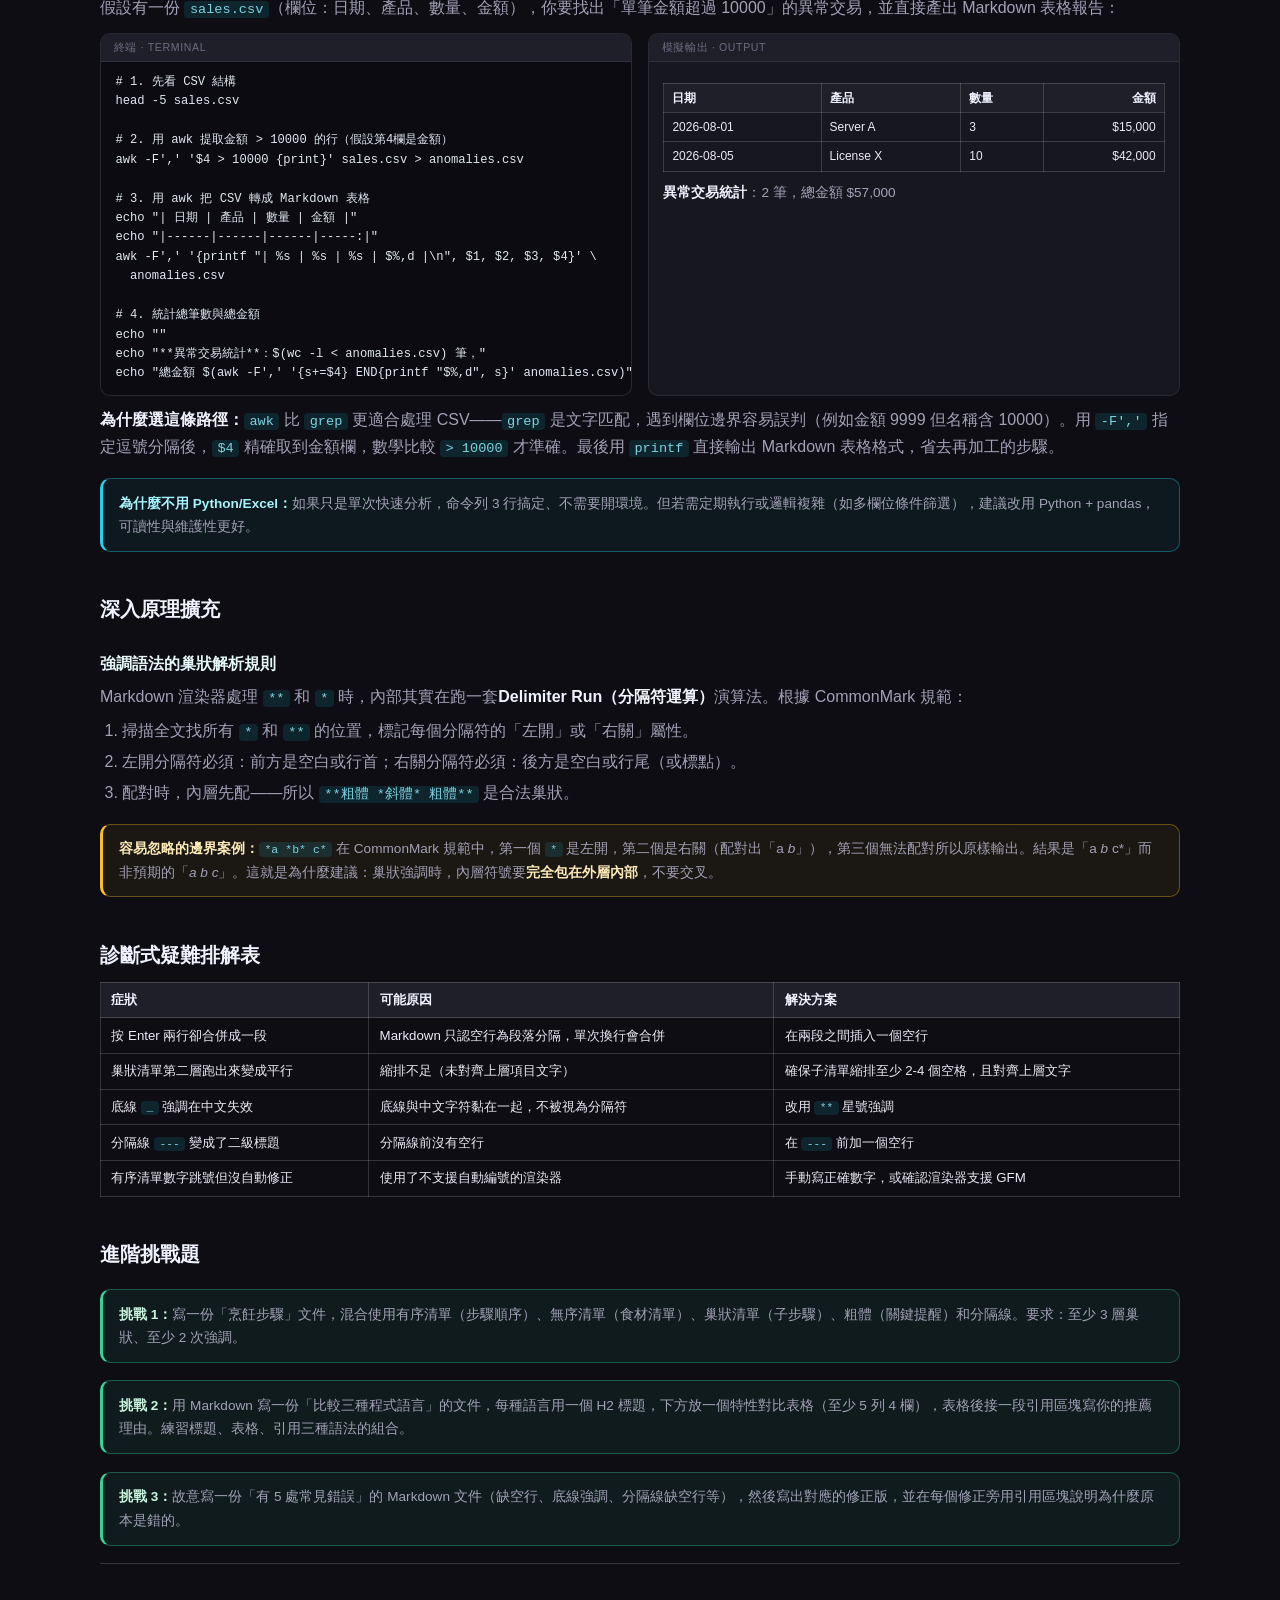
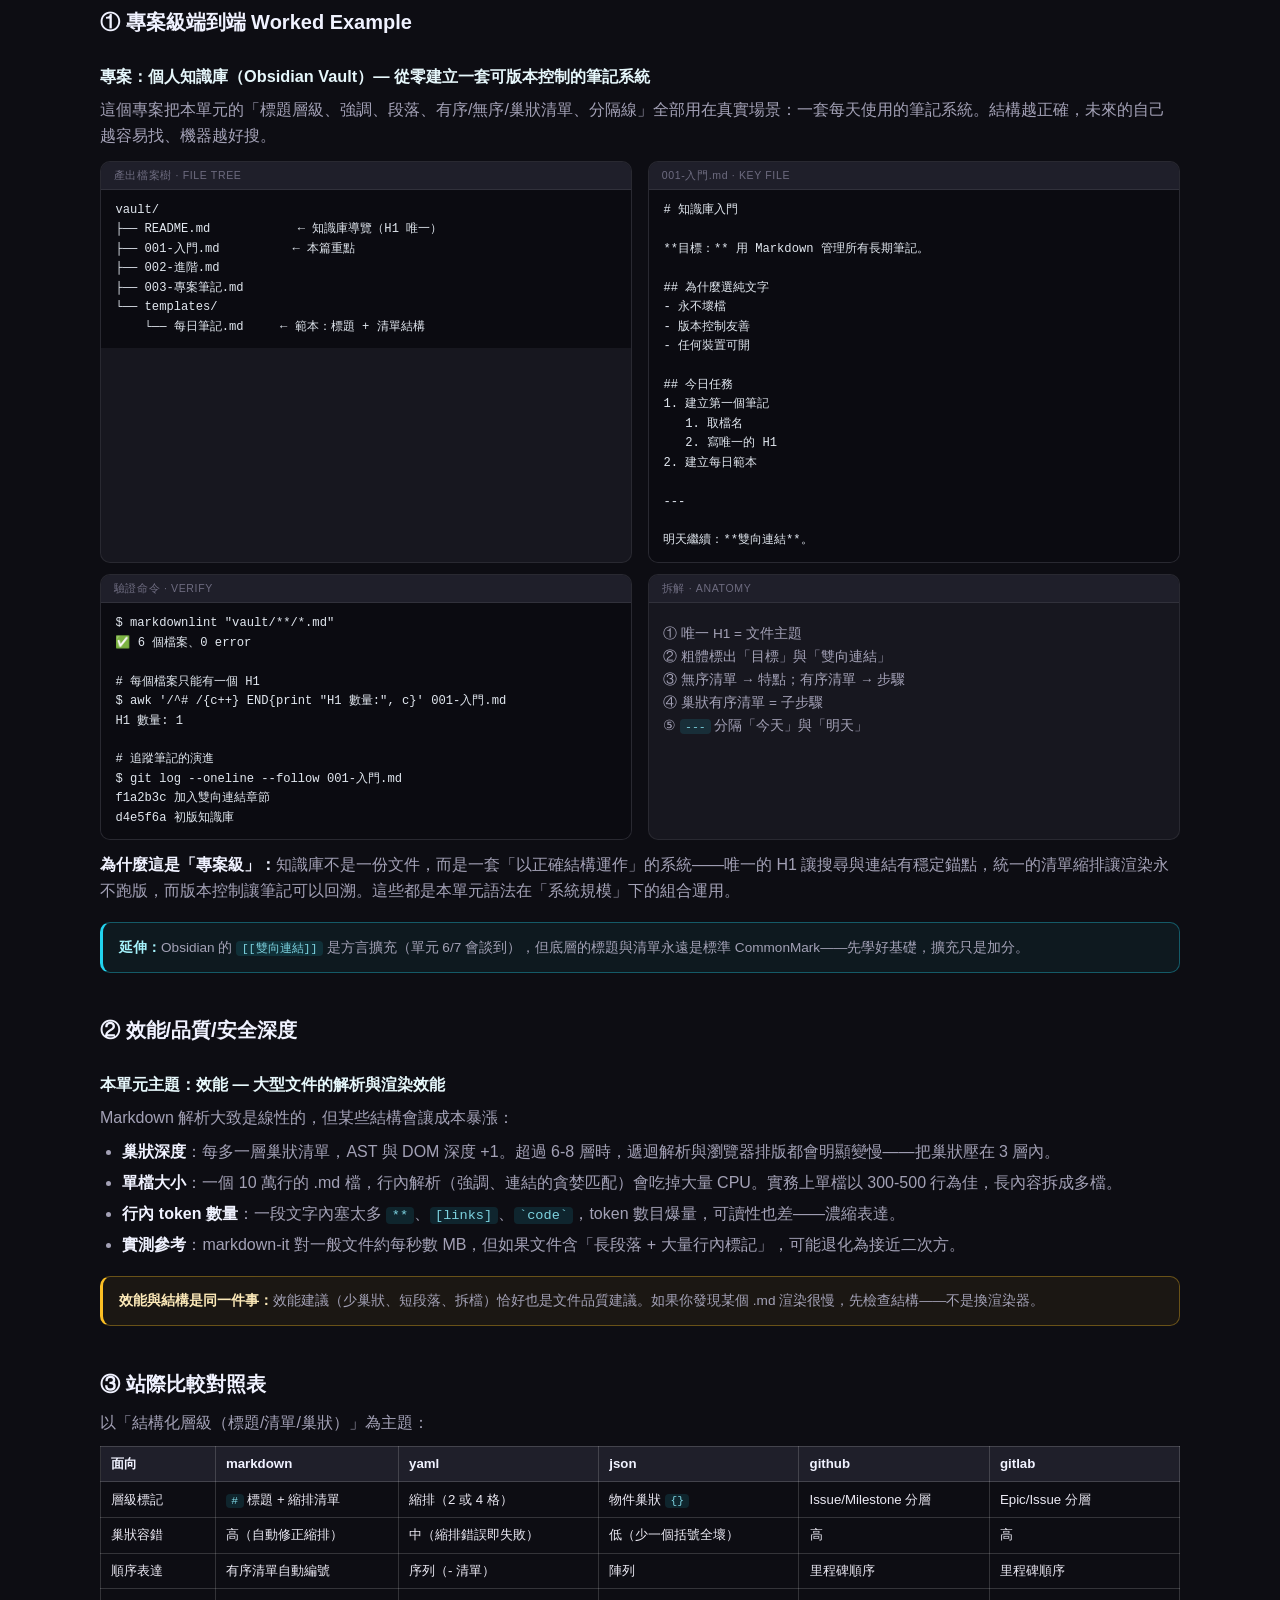
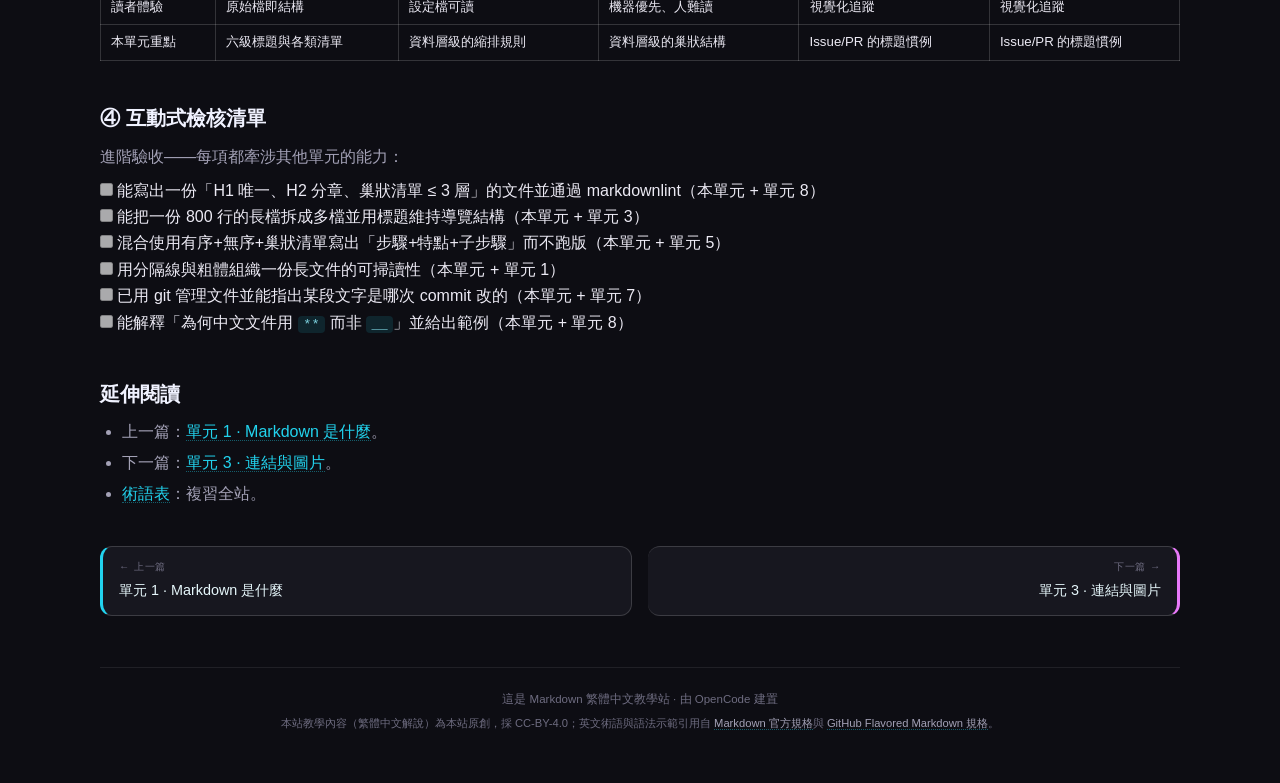
<file: docs/unit-02-basic-syntax.html>
<!DOCTYPE html>
<html lang="zh-Hant">
<head>
<meta charset="UTF-8">
<meta name="viewport" content="width=device-width, initial-scale=1.0">
<title>單元 2 · 基礎語法 · Markdown 繁體中文教學站</title>
<meta name="description" content="六級標題、粗體斜體、段落換行與有序/無序清單">
<link rel="icon" type="image/svg+xml" href="../assets/favicon.svg">
<link rel="stylesheet" href="../assets/site.css">
</head>
<body>
<div class="container">
<header>
  <h1>單元 2 · 基礎語法</h1>
  <p class="subtitle">標題、強調、段落、清單、換行 — Core Syntax</p>
</header>
<nav class="topnav">
  <a href="../index.html">首頁</a>
  <a href="../map.html">概念地圖</a>
  <a href="../learning-path.html">學習路線</a>
  <a href="../docs/index.html">單元教學</a>
  <a href="../glossary.html">術語表</a>
  <a href="../about.html">關於</a>
</nav><div class="back-link"><a href="index.html">← 單元教學</a></div>
<div class="guide">
<h2>2.1 標題 · Headings</h2>
<p>用 <code>#</code> 到 <code>######</code> 表示六級標題。<code>#</code> 越多層級越低，建議 <code>#</code> 後加一個空格（GFM 強制）。</p>
<div class="demo-grid">
  <div class="demo-block"><div class="demo-label">原始碼 · SOURCE</div><pre># 標題一
## 標題二
### 標題三
#### 標題四
##### 標題五
###### 標題六</pre></div>
  <div class="demo-block"><div class="demo-label">渲染結果 · RENDERED</div><div class="demo-render">
    <p style="font-size:1.3rem;font-weight:700;">標題一</p><p style="font-size:1.15rem;font-weight:700;">標題二</p><p style="font-size:1rem;font-weight:700;">標題三</p>
    <p style="font-size:0.92rem;font-weight:600;">標題四</p><p style="font-size:0.85rem;font-weight:600;">標題五</p><p style="font-size:0.8rem;font-weight:600;">標題六</p>
  </div></div>
</div>
<div class="callout warn"><strong>為什麼標題重要：</strong>標題是文件<strong>結構的骨架</strong>——多數渲染器自動產生目錄（TOC），且標題可被錨點連結（<code>#標題</code>）。一份文件應只有一個 H1。</div>

<h2>2.2 強調 · Bold &amp; Italic</h2>
<div class="demo-grid">
  <div class="demo-block"><div class="demo-label">原始碼 · SOURCE</div><pre>**粗體**（雙星號）
*斜體*（單星號）
***粗斜體***（三星號）
~~刪除線~~（GFM）
__底線粗體__（可選）</pre></div>
  <div class="demo-block"><div class="demo-label">渲染結果 · RENDERED</div><div class="demo-render">
    <p><strong>粗體</strong>（雙星號）<br><em>斜體</em>（單星號）<br><strong><em>粗斜體</em></strong>（三星號）<br><s>刪除線</s>（GFM）<br><strong>底線粗體</strong>（可選）</p>
  </div></div>
</div>
<div class="callout"><strong>建議：</strong>粗體用 <code>**</code>、斜體用 <code>*</code>。底線 <code>_</code> 在中文容易黏字、且與連結底線混淆，星號最直覺。巢狀強調如 <code>**粗體內 *斜體***</code> 也合法。</div>

<h2>2.3 段落與換行</h2>
<p>段落之間用<strong>一個空行</strong>分隔；要在段落內強制換行，在行尾加<strong>兩個空格</strong>再 Enter。</p>
<div class="demo-grid">
  <div class="demo-block"><div class="demo-label">原始碼 · SOURCE</div><pre>第一段。

第二段（前面有空行）。

同一段內換行（行尾兩個空格）  
下一行還是同一段。</pre></div>
  <div class="demo-block"><div class="demo-label">渲染結果 · RENDERED</div><div class="demo-render">
    <p>第一段。</p><p>第二段（前面有空行）。</p>
    <p>同一段內換行（行尾兩個空格）<br>下一行還是同一段。</p>
  </div></div>
</div>
<div class="callout warn"><strong>最常見錯誤：</strong>只按一次 Enter 在 Markdown <strong>不會</strong>換行（會被合併成同一段）。要開始新段落請留空行；行尾兩個空格對初學者易漏，建議多用空行。</div>

<h2>2.4 無序清單 · Unordered Lists</h2>
<p>用 <code>-</code>、<code>*</code>、<code>+</code> 開頭。縮排四格（或兩格，但全站要一致）可做巢狀清單。</p>
<div class="demo-grid">
  <div class="demo-block"><div class="demo-label">原始碼 · SOURCE</div><pre>- 蘋果
- 香蕉
  - 芭蕉（縮排巢狀）
    - 再下一層
- 奇異果

* 用星號也可以
+ 用加號也可以</pre></div>
  <div class="demo-block"><div class="demo-label">渲染結果 · RENDERED</div><div class="demo-render">
    <ul style="margin:0.2rem 0 0.2rem 1.4rem;"><li>蘋果</li><li>香蕉<ul style="margin:0.1rem 0 0.1rem 1.4rem;"><li>芭蕉（縮排巢狀）<ul style="margin:0.1rem 0 0.1rem 1.4rem;"><li>再下一層</li></ul></li></ul></li><li>奇異果</li></ul>
    <p style="color:var(--text-muted);font-size:0.75rem;">（星號/加號渲染結果相同）</p>
  </div></div>
</div>

<h2>2.5 有序清單 · Ordered Lists</h2>
<div class="demo-grid">
  <div class="demo-block"><div class="demo-label">原始碼 · SOURCE</div><pre>1. 先安裝
2. 再設定
   1. 子步驟 A（縮排）
   2. 子步驟 B
3. 最後執行</pre></div>
  <div class="demo-block"><div class="demo-label">渲染結果 · RENDERED</div><div class="demo-render">
    <ol style="margin:0.2rem 0 0.2rem 1.4rem;"><li>先安裝</li><li>再設定<ol style="margin:0.1rem 0 0.1rem 1.4rem;"><li>子步驟 A（縮排）</li><li>子步驟 B</li></ol></li><li>最後執行</li></ol>
  </div></div>
</div>
<div class="callout info"><strong>貼心設計：</strong>有序清單數字寫什麼都行，渲染時<strong>自動重新編號</strong>——全寫 <code>1.</code> 也能得到 1,2,3。但強烈建議寫正確數字：方便你「在原始檔直接看出順序」。</div>
<div class="callout warn"><strong>混用陷阱：</strong>在無序清單內夾有序清單、或反之，縮排要<strong>對齊到項目文字</strong>而不是標記符號，否則會跑版。</div>

<h2>2.6 分隔線 · Horizontal Rule</h2>
<div class="demo-grid">
  <div class="demo-block"><div class="demo-label">原始碼 · SOURCE</div><pre>上面一段

---

下面一段

***</pre></div>
  <div class="demo-block"><div class="demo-label">渲染結果 · RENDERED</div><div class="demo-render">
    <p>上面一段</p><hr><p>下面一段</p><hr>
  </div></div>
</div>

<h2>2.7 Worked Example：今日待辦</h2>
<div class="demo-grid">
  <div class="demo-block"><div class="demo-label">原始碼 · SOURCE</div><pre># 今日待辦

**優先事項：**
1. 完成單元 2
2. 練習清單

**其他：**
- 買菜
  - 青菜
  - 雞蛋

---

明天再想。**重點是** 先動手寫。</pre></div>
  <div class="demo-block"><div class="demo-label">渲染結果 · RENDERED</div><div class="demo-render">
    <p style="font-weight:700;">優先事項：</p>
    <ol style="margin:0.2rem 0 0.3rem 1.4rem;"><li>完成單元 2</li><li>練習清單</li></ol>
    <p style="font-weight:700;">其他：</p>
    <ul style="margin:0.2rem 0 0.3rem 1.4rem;"><li>買菜<ul style="margin:0.1rem 0 0.1rem 1.4rem;"><li>青菜</li><li>雞蛋</li></ul></li></ul>
    <hr><p>明天再想。<strong>重點是</strong> 先動手寫。</p>
  </div></div>
</div>
<p>練習：把「今日待辦」改用 <code>*</code> 無序清單 + 巢狀 + 一段引用，觀察渲染差異。</p>

  <div class="outcome">
    <strong>看完這單元你應該能說出：</strong>
    <ul><li>寫出六級標題並說出 # 後要加空格。</li><li>區分粗體 **、斜體 *、刪除線 ~~，並寫出巢狀強調。</li><li>說明段落與段內換行的規則（空行 vs 行尾兩空格）。</li><li>寫出有序/無序/巢狀清單，並說明有序清單自動編號的特性。</li></ul>
  </div>

<hr>
<h2>進階真實情境 Worked Example</h2>
<h3>情境：從 CSV 報表中提取異常行並產生結構化 Markdown 報告</h3>
<p>假設有一份 <code>sales.csv</code>（欄位：日期、產品、數量、金額），你要找出「單筆金額超過 10000」的異常交易，並直接產出 Markdown 表格報告：</p>
<div class="demo-grid">
  <div class="demo-block"><div class="demo-label">終端 · TERMINAL</div><pre># 1. 先看 CSV 結構
head -5 sales.csv

# 2. 用 awk 提取金額 > 10000 的行（假設第4欄是金額）
awk -F',' '$4 > 10000 {print}' sales.csv > anomalies.csv

# 3. 用 awk 把 CSV 轉成 Markdown 表格
echo "| 日期 | 產品 | 數量 | 金額 |"
echo "|------|------|------|-----:|"
awk -F',' '{printf "| %s | %s | %s | $%,d |\n", $1, $2, $3, $4}' \
  anomalies.csv

# 4. 統計總筆數與總金額
echo ""
echo "**異常交易統計**：$(wc -l < anomalies.csv) 筆，"
echo "總金額 $(awk -F',' '{s+=$4} END{printf "$%,d", s}' anomalies.csv)"</pre></div>
  <div class="demo-block"><div class="demo-label">模擬輸出 · OUTPUT</div><div class="demo-render">
    <table style="font-size:0.75rem;"><tr><th>日期</th><th>產品</th><th>數量</th><th style="text-align:right">金額</th></tr>
    <tr><td>2026-08-01</td><td>Server A</td><td>3</td><td style="text-align:right">$15,000</td></tr>
    <tr><td>2026-08-05</td><td>License X</td><td>10</td><td style="text-align:right">$42,000</td></tr></table>
    <p><strong>異常交易統計</strong>：2 筆，總金額 $57,000</p>
  </div></div>
</div>
<p><strong>為什麼選這條路徑：</strong><code>awk</code> 比 <code>grep</code> 更適合處理 CSV——<code>grep</code> 是文字匹配，遇到欄位邊界容易誤判（例如金額 9999 但名稱含 10000）。用 <code>-F','</code> 指定逗號分隔後，<code>$4</code> 精確取到金額欄，數學比較 <code>&gt; 10000</code> 才準確。最後用 <code>printf</code> 直接輸出 Markdown 表格格式，省去再加工的步驟。</p>
<div class="callout info"><strong>為什麼不用 Python/Excel：</strong>如果只是單次快速分析，命令列 3 行搞定、不需要開環境。但若需定期執行或邏輯複雜（如多欄位條件篩選），建議改用 Python + pandas，可讀性與維護性更好。</div>

<h2>深入原理擴充</h2>
<h3>強調語法的巢狀解析規則</h3>
<p>Markdown 渲染器處理 <code>**</code> 和 <code>*</code> 時，內部其實在跑一套<strong>Delimiter Run（分隔符運算）</strong>演算法。根據 CommonMark 規範：</p>
<ol>
<li>掃描全文找所有 <code>*</code> 和 <code>**</code> 的位置，標記每個分隔符的「左開」或「右關」屬性。</li>
<li>左開分隔符必須：前方是空白或行首；右關分隔符必須：後方是空白或行尾（或標點）。</li>
<li>配對時，內層先配——所以 <code>**粗體 *斜體* 粗體**</code> 是合法巢狀。</li>
</ol>
<div class="callout warn"><strong>容易忽略的邊界案例：</strong><code>*a *b* c*</code> 在 CommonMark 規範中，第一個 <code>*</code> 是左開，第二個是右關（配對出「a <em>b</em>」），第三個無法配對所以原樣輸出。結果是「a <em>b</em> c*」而非預期的「<em>a b c</em>」。這就是為什麼建議：巢狀強調時，內層符號要<strong>完全包在外層內部</strong>，不要交叉。</div>

<h2>診斷式疑難排解表</h2>
<table>
<tr><th>症狀</th><th>可能原因</th><th>解決方案</th></tr>
<tr><td>按 Enter 兩行卻合併成一段</td><td>Markdown 只認空行為段落分隔，單次換行會合併</td><td>在兩段之間插入一個空行</td></tr>
<tr><td>巢狀清單第二層跑出來變成平行</td><td>縮排不足（未對齊上層項目文字）</td><td>確保子清單縮排至少 2-4 個空格，且對齊上層文字</td></tr>
<tr><td>底線 <code>_</code> 強調在中文失效</td><td>底線與中文字符黏在一起，不被視為分隔符</td><td>改用 <code>**</code> 星號強調</td></tr>
<tr><td>分隔線 <code>---</code> 變成了二級標題</td><td>分隔線前沒有空行</td><td>在 <code>---</code> 前加一個空行</td></tr>
<tr><td>有序清單數字跳號但沒自動修正</td><td>使用了不支援自動編號的渲染器</td><td>手動寫正確數字，或確認渲染器支援 GFM</td></tr>
</table>

<h2>進階挑戰題</h2>
<div class="callout"><strong>挑戰 1：</strong>寫一份「烹飪步驟」文件，混合使用有序清單（步驟順序）、無序清單（食材清單）、巢狀清單（子步驟）、粗體（關鍵提醒）和分隔線。要求：至少 3 層巢狀、至少 2 次強調。</div>
<div class="callout"><strong>挑戰 2：</strong>用 Markdown 寫一份「比較三種程式語言」的文件，每種語言用一個 H2 標題，下方放一個特性對比表格（至少 5 列 4 欄），表格後接一段引用區塊寫你的推薦理由。練習標題、表格、引用三種語法的組合。</div>
<div class="callout"><strong>挑戰 3：</strong>故意寫一份「有 5 處常見錯誤」的 Markdown 文件（缺空行、底線強調、分隔線缺空行等），然後寫出對應的修正版，並在每個修正旁用引用區塊說明為什麼原本是錯的。</div>

  <hr>
<h2>① 專案級端到端 Worked Example</h2>
<h3>專案：個人知識庫（Obsidian Vault）— 從零建立一套可版本控制的筆記系統</h3>
<p>這個專案把本單元的「標題層級、強調、段落、有序/無序/巢狀清單、分隔線」全部用在真實場景：一套每天使用的筆記系統。結構越正確，未來的自己越容易找、機器越好搜。</p>
<div class="demo-grid">
  <div class="demo-block"><div class="demo-label">產出檔案樹 · FILE TREE</div><pre>vault/
├── README.md            ← 知識庫導覽（H1 唯一）
├── 001-入門.md          ← 本篇重點
├── 002-進階.md
├── 003-專案筆記.md
└── templates/
    └── 每日筆記.md     ← 範本：標題 + 清單結構</pre></div>
  <div class="demo-block"><div class="demo-label">001-入門.md · KEY FILE</div><pre># 知識庫入門

**目標：** 用 Markdown 管理所有長期筆記。

## 為什麼選純文字
- 永不壞檔
- 版本控制友善
- 任何裝置可開

## 今日任務
1. 建立第一個筆記
   1. 取檔名
   2. 寫唯一的 H1
2. 建立每日範本

---

明天繼續：**雙向連結**。</pre></div>
</div>
<div class="demo-grid">
  <div class="demo-block"><div class="demo-label">驗證命令 · VERIFY</div><pre>$ markdownlint "vault/**/*.md"
✅ 6 個檔案、0 error

# 每個檔案只能有一個 H1
$ awk '/^# /{c++} END{print "H1 數量:", c}' 001-入門.md
H1 數量: 1

# 追蹤筆記的演進
$ git log --oneline --follow 001-入門.md
f1a2b3c 加入雙向連結章節
d4e5f6a 初版知識庫</pre></div>
  <div class="demo-block"><div class="demo-label">拆解 · ANATOMY</div><div class="demo-render">
    <p>① 唯一 H1 = 文件主題<br>② 粗體標出「目標」與「雙向連結」<br>③ 無序清單 → 特點；有序清單 → 步驟<br>④ 巢狀有序清單 = 子步驟<br>⑤ <code>---</code> 分隔「今天」與「明天」</p>
  </div></div>
</div>
<p><strong>為什麼這是「專案級」：</strong>知識庫不是一份文件，而是一套「以正確結構運作」的系統——唯一的 H1 讓搜尋與連結有穩定錨點，統一的清單縮排讓渲染永不跑版，而版本控制讓筆記可以回溯。這些都是本單元語法在「系統規模」下的組合運用。</p>
<div class="callout info"><strong>延伸：</strong>Obsidian 的 <code>[[雙向連結]]</code> 是方言擴充（單元 6/7 會談到），但底層的標題與清單永遠是標準 CommonMark——先學好基礎，擴充只是加分。</div>

<h2>② 效能/品質/安全深度</h2>
<h3>本單元主題：效能 — 大型文件的解析與渲染效能</h3>
<p>Markdown 解析大致是線性的，但某些結構會讓成本暴漲：</p>
<ul>
<li><strong>巢狀深度</strong>：每多一層巢狀清單，AST 與 DOM 深度 +1。超過 6-8 層時，遞迴解析與瀏覽器排版都會明顯變慢——把巢狀壓在 3 層內。</li>
<li><strong>單檔大小</strong>：一個 10 萬行的 .md 檔，行內解析（強調、連結的貪婪匹配）會吃掉大量 CPU。實務上單檔以 300-500 行為佳，長內容拆成多檔。</li>
<li><strong>行內 token 數量</strong>：一段文字內塞太多 <code>**</code>、<code>[links]</code>、<code>`code`</code>，token 數目爆量，可讀性也差——濃縮表達。</li>
<li><strong>實測參考</strong>：markdown-it 對一般文件約每秒數 MB，但如果文件含「長段落 + 大量行內標記」，可能退化為接近二次方。</li>
</ul>
<div class="callout warn"><strong>效能與結構是同一件事：</strong>效能建議（少巢狀、短段落、拆檔）恰好也是文件品質建議。如果你發現某個 .md 渲染很慢，先檢查結構——不是換渲染器。</div>

<h2>③ 站際比較對照表</h2>
<p>以「結構化層級（標題/清單/巢狀）」為主題：</p>
<table>
<tr><th>面向</th><th>markdown</th><th>yaml</th><th>json</th><th>github</th><th>gitlab</th></tr>
<tr><td>層級標記</td><td><code>#</code> 標題 + 縮排清單</td><td>縮排（2 或 4 格）</td><td>物件巢狀 <code>{}</code></td><td>Issue/Milestone 分層</td><td>Epic/Issue 分層</td></tr>
<tr><td>巢狀容錯</td><td>高（自動修正縮排）</td><td>中（縮排錯誤即失敗）</td><td>低（少一個括號全壞）</td><td>高</td><td>高</td></tr>
<tr><td>順序表達</td><td>有序清單自動編號</td><td>序列（- 清單）</td><td>陣列</td><td>里程碑順序</td><td>里程碑順序</td></tr>
<tr><td>讀者體驗</td><td>原始檔即結構</td><td>設定檔可讀</td><td>機器優先、人難讀</td><td>視覺化追蹤</td><td>視覺化追蹤</td></tr>
<tr><td>本單元重點</td><td>六級標題與各類清單</td><td>資料層級的縮排規則</td><td>資料層級的巢狀結構</td><td>Issue/PR 的標題慣例</td><td>Issue/PR 的標題慣例</td></tr>
</table>

<h2>④ 互動式檢核清單</h2>
<p>進階驗收——每項都牽涉其他單元的能力：</p>
<div class="demo-render">
<input type="checkbox" disabled> 能寫出一份「H1 唯一、H2 分章、巢狀清單 ≤ 3 層」的文件並通過 markdownlint（本單元 + 單元 8）<br>
<input type="checkbox" disabled> 能把一份 800 行的長檔拆成多檔並用標題維持導覽結構（本單元 + 單元 3）<br>
<input type="checkbox" disabled> 混合使用有序+無序+巢狀清單寫出「步驟+特點+子步驟」而不跑版（本單元 + 單元 5）<br>
<input type="checkbox" disabled> 用分隔線與粗體組織一份長文件的可掃讀性（本單元 + 單元 1）<br>
<input type="checkbox" disabled> 已用 git 管理文件並能指出某段文字是哪次 commit 改的（本單元 + 單元 7）<br>
<input type="checkbox" disabled> 能解釋「為何中文文件用 <code>**</code> 而非 <code>__</code>」並給出範例（本單元 + 單元 8）<br>
</div>

  <h2>延伸閱讀</h2>
  <ul>
<li>上一篇：<a href="unit-01-markdown-intro.html">單元 1 · Markdown 是什麼</a>。</li>
<li>下一篇：<a href="unit-03-links-images.html">單元 3 · 連結與圖片</a>。</li>
<li><a href="../glossary.html">術語表</a>：複習全站。</li>
</ul>

<div class="next-prev">
    <a href="unit-01-markdown-intro.html"><div class="np-label">← 上一篇</div><div class="np-name">單元 1 · Markdown 是什麼</div></a>
    <a class="np-next" href="unit-03-links-images.html"><div class="np-label">下一篇 →</div><div class="np-name">單元 3 · 連結與圖片</div></a>
</div>
</div>
<footer>這是 Markdown 繁體中文教學站 · 由 OpenCode 建置<br>
  <span class="footer-license">本站教學內容（繁體中文解說）為本站原創，採 CC-BY-4.0；英文術語與語法示範引用自 <a href="https://daringfireball.net/projects/markdown/" rel="noopener">Markdown 官方規格</a>與 <a href="https://github.github.com/gfm/" rel="noopener">GitHub Flavored Markdown 規格</a>。</span></footer>
</div></body></html>
</file>
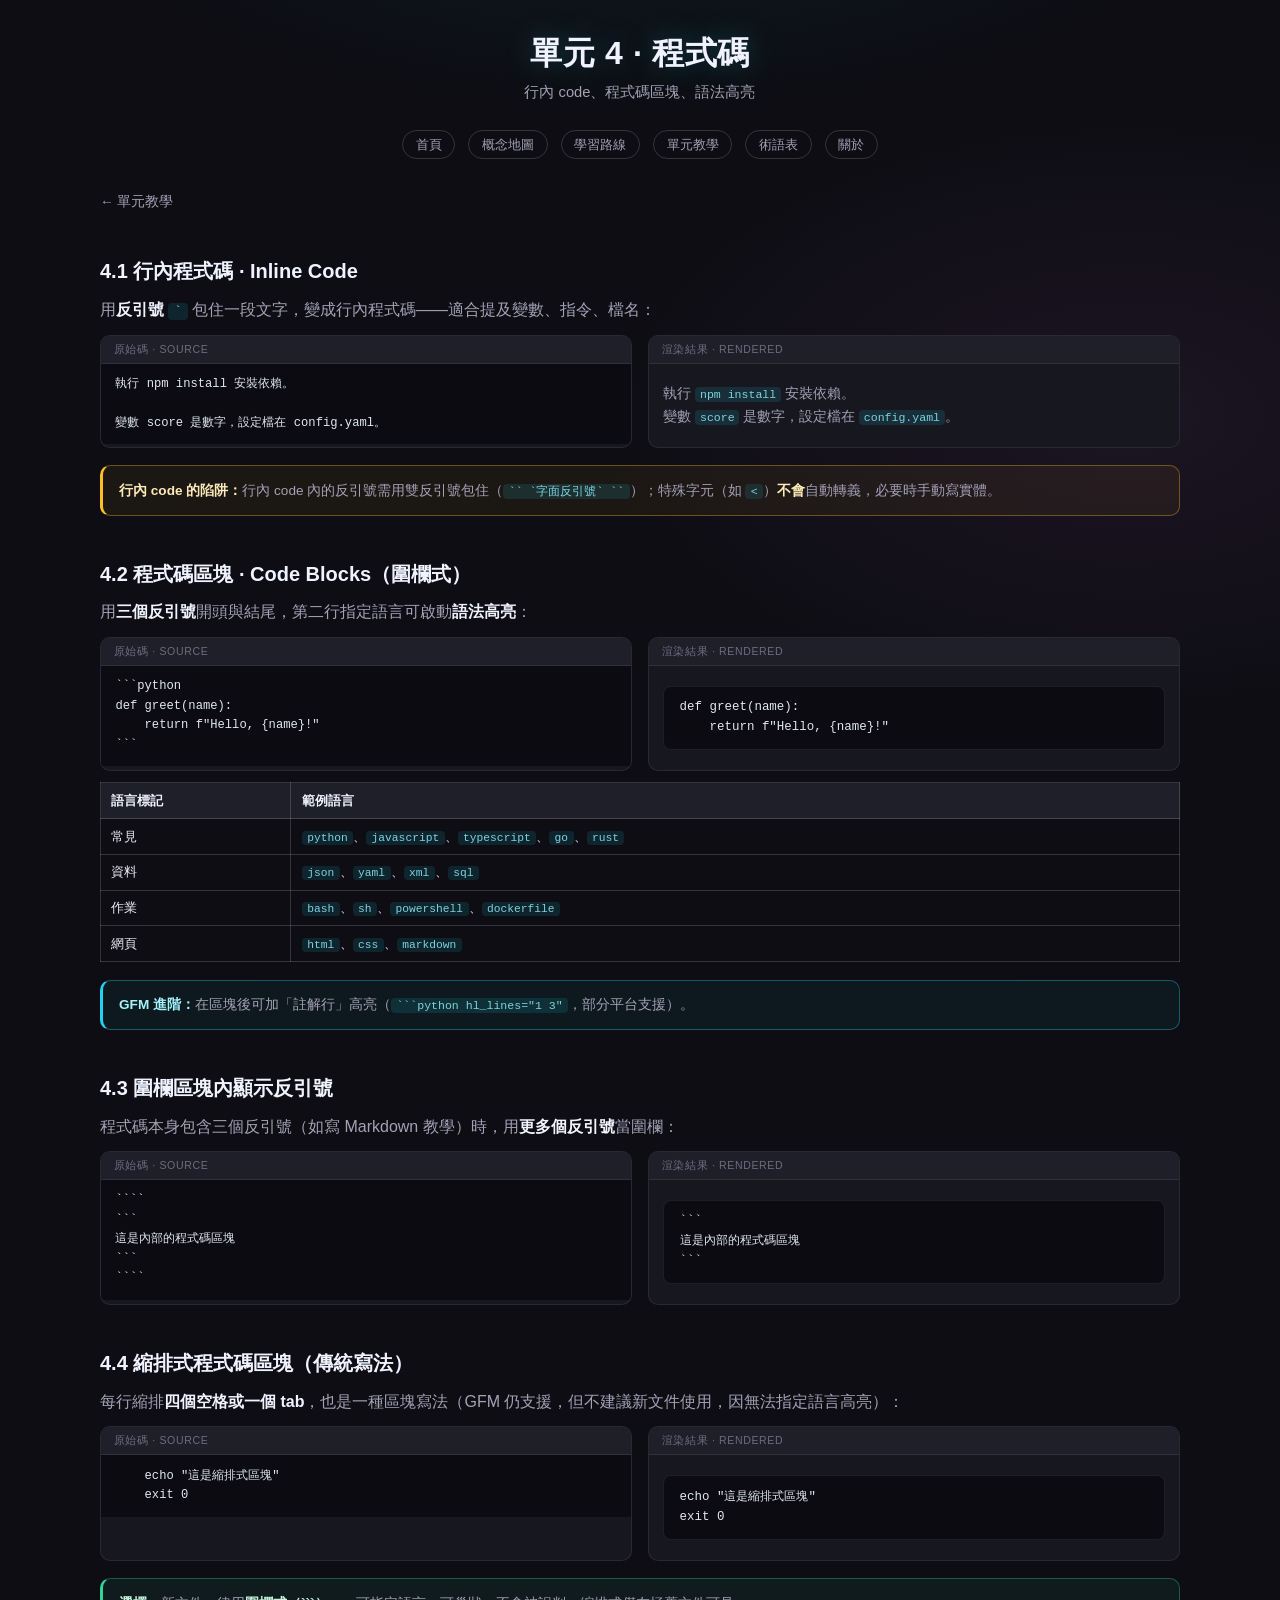
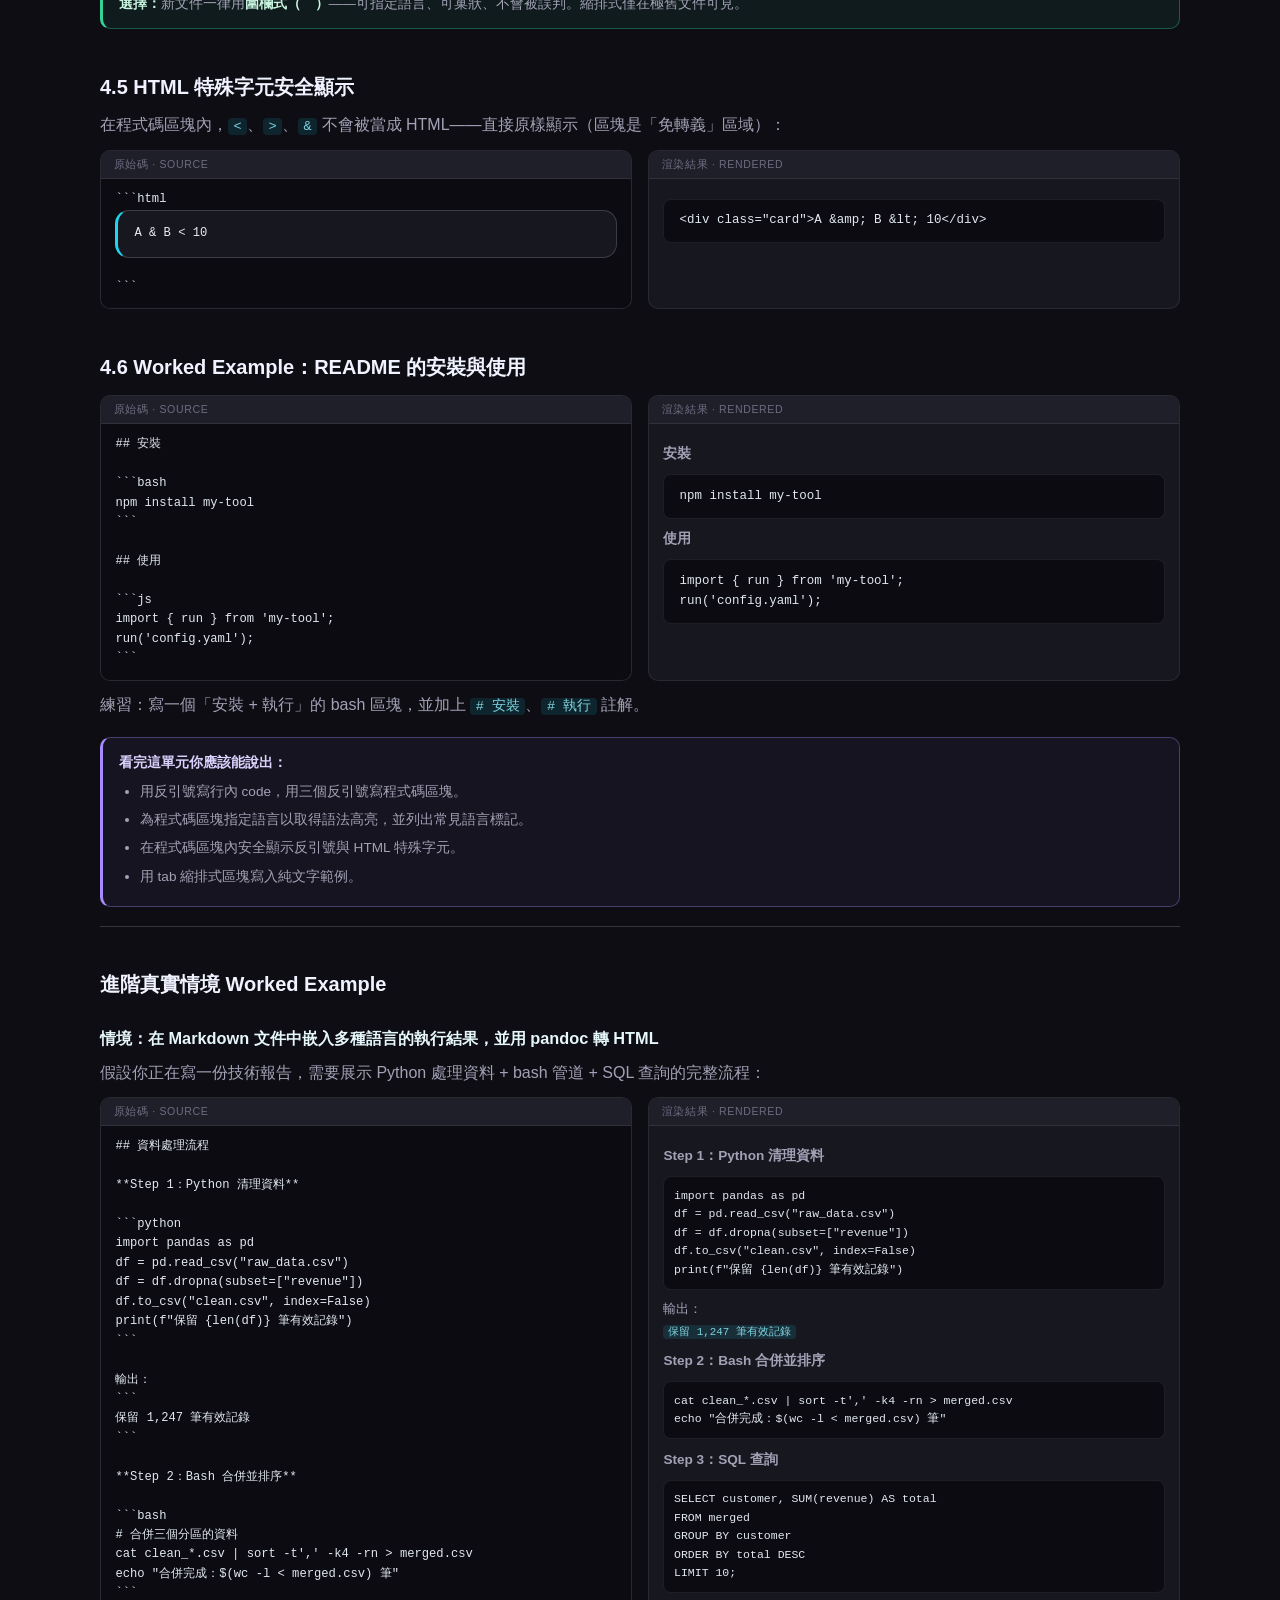
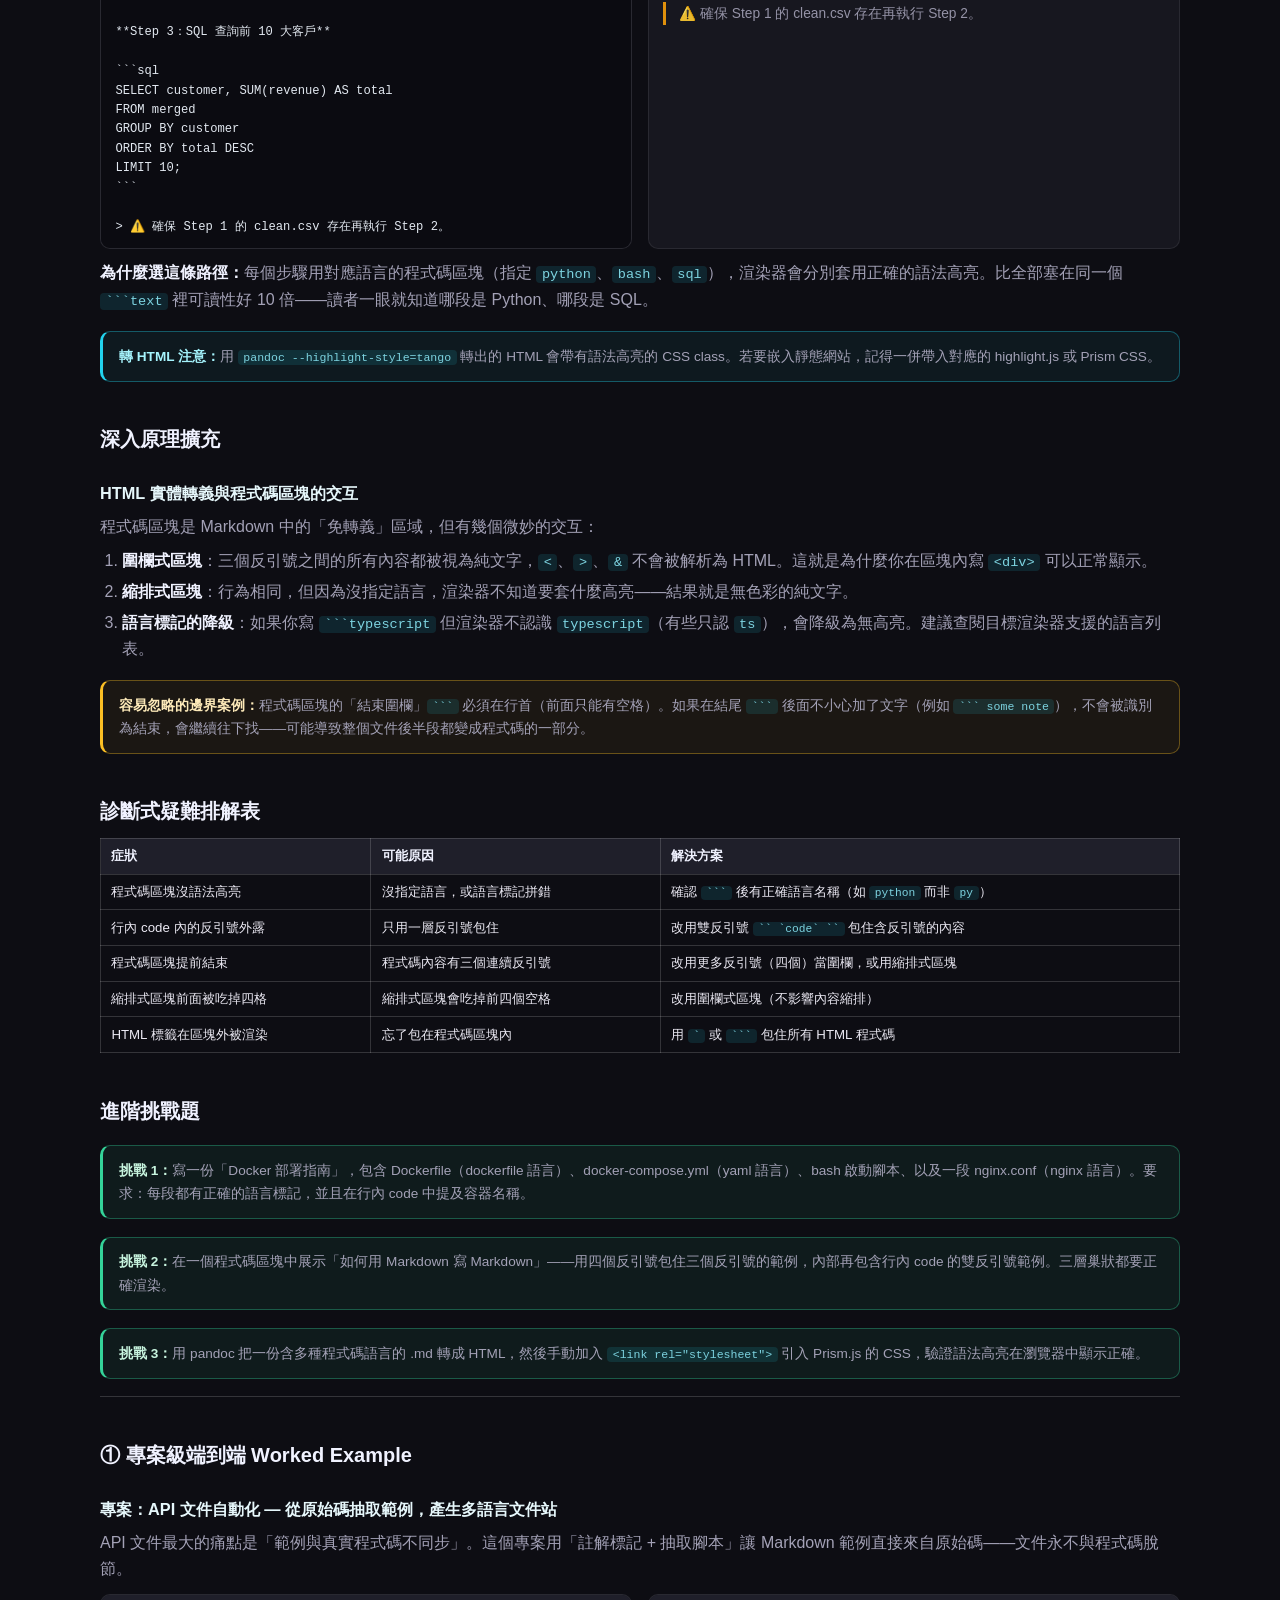
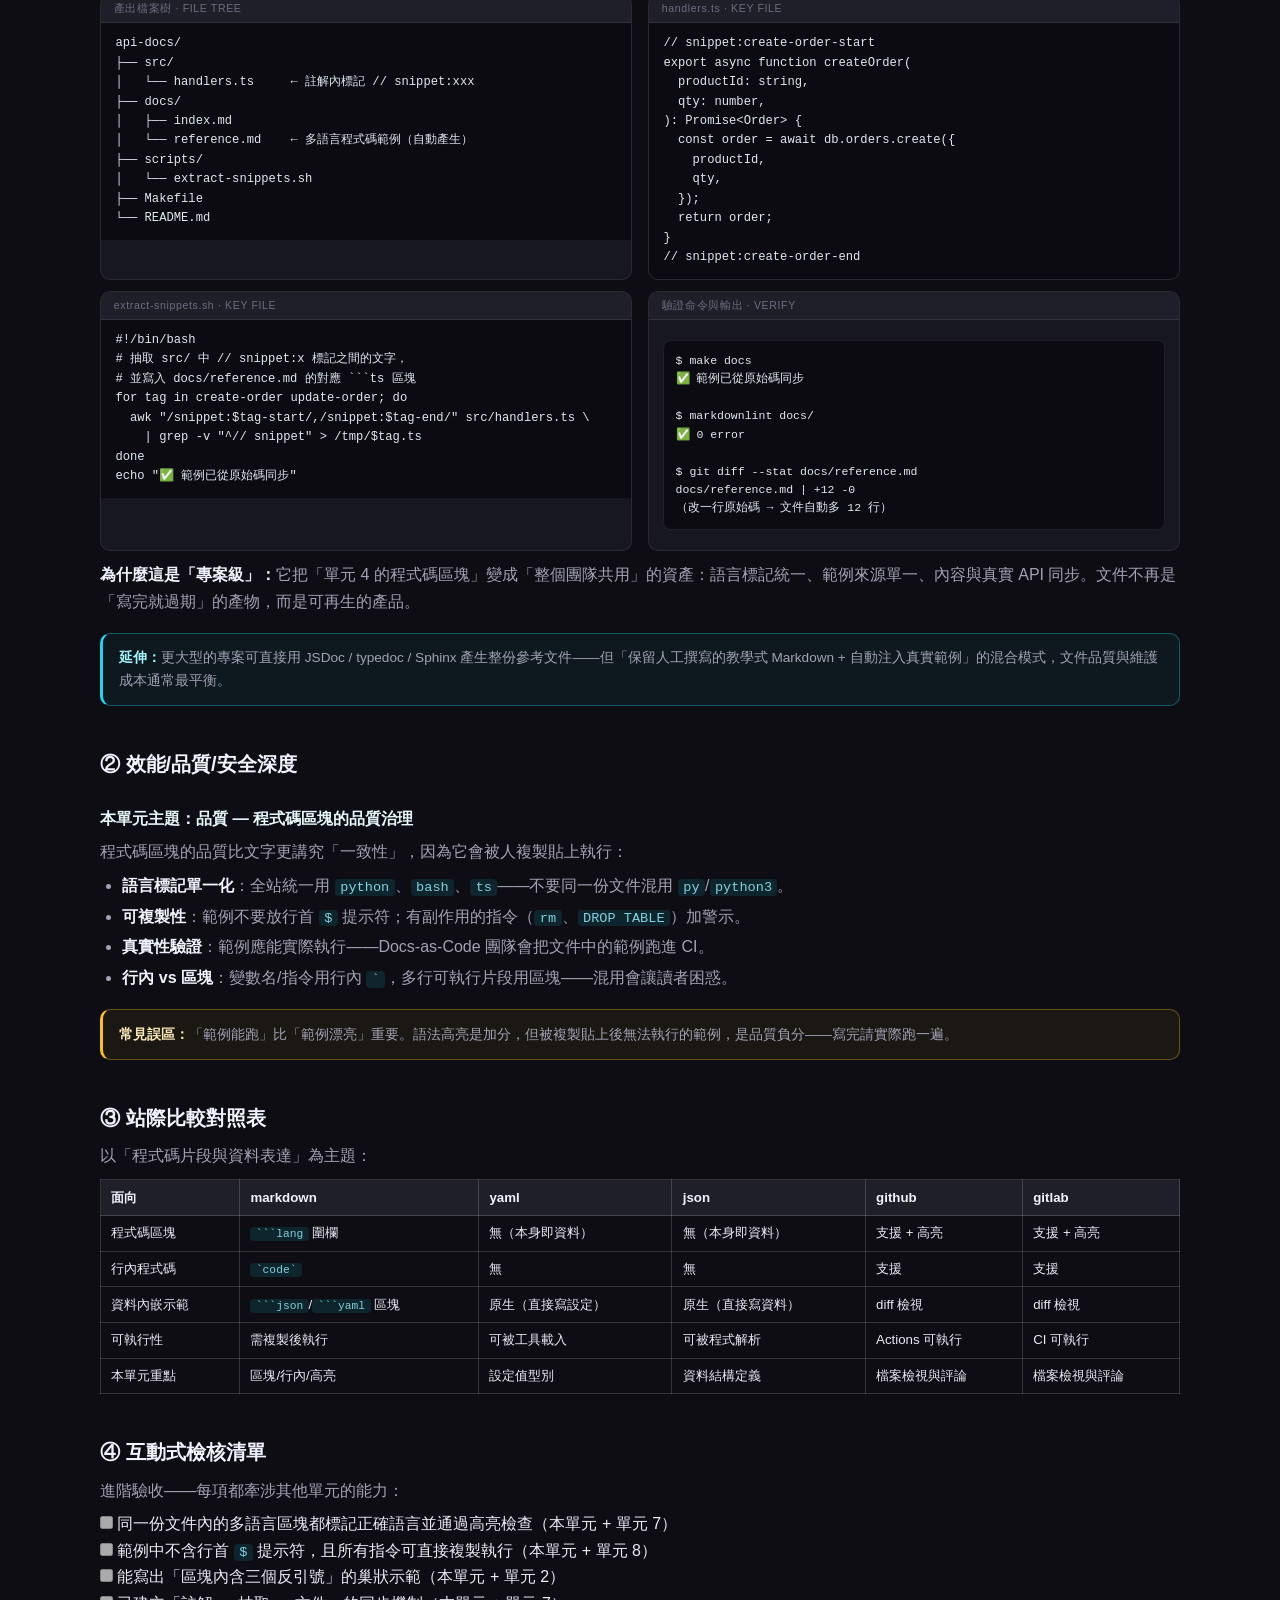
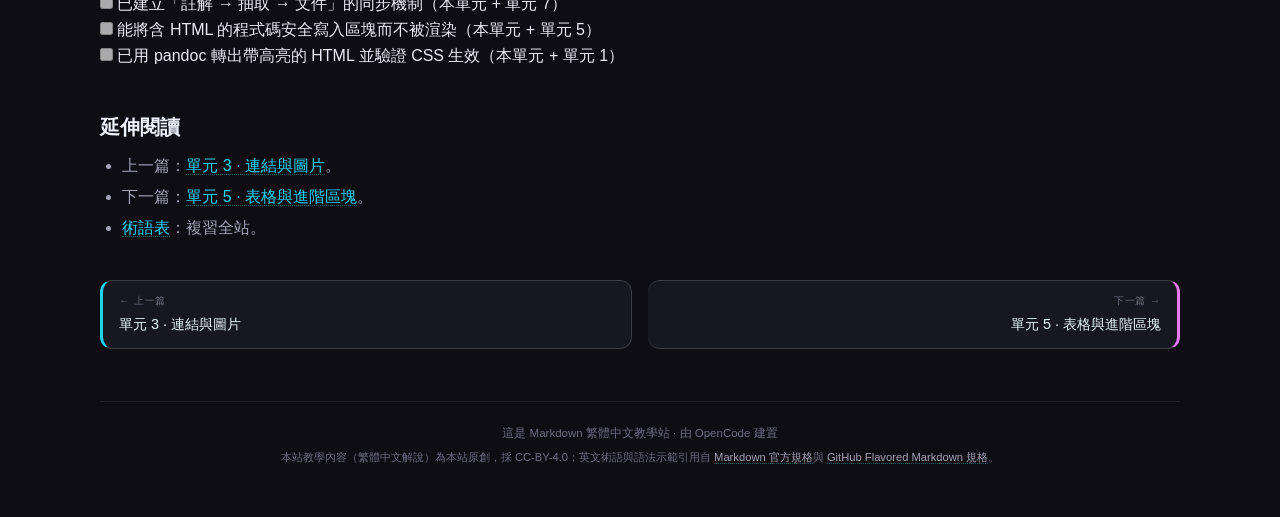
<file: docs/unit-04-code.html>
<!DOCTYPE html>
<html lang="zh-Hant">
<head>
<meta charset="UTF-8">
<meta name="viewport" content="width=device-width, initial-scale=1.0">
<title>單元 4 · 程式碼 · Markdown 繁體中文教學站</title>
<meta name="description" content="行內 code、程式碼區塊、語法高亮">
<link rel="icon" type="image/svg+xml" href="../assets/favicon.svg">
<link rel="stylesheet" href="../assets/site.css">
</head>
<body>
<div class="container">
<header>
  <h1>單元 4 · 程式碼</h1>
  <p class="subtitle">行內 code、程式碼區塊、語法高亮</p>
</header>
<nav class="topnav">
  <a href="../index.html">首頁</a>
  <a href="../map.html">概念地圖</a>
  <a href="../learning-path.html">學習路線</a>
  <a href="../docs/index.html">單元教學</a>
  <a href="../glossary.html">術語表</a>
  <a href="../about.html">關於</a>
</nav><div class="back-link"><a href="index.html">← 單元教學</a></div>
<div class="guide">
<h2>4.1 行內程式碼 · Inline Code</h2>
<p>用<strong>反引號</strong> <code>`</code> 包住一段文字，變成行內程式碼——適合提及變數、指令、檔名：</p>
<div class="demo-grid">
  <div class="demo-block"><div class="demo-label">原始碼 · SOURCE</div><pre>執行 <code>npm install</code> 安裝依賴。

變數 <code>score</code> 是數字，設定檔在 <code>config.yaml</code>。</pre></div>
  <div class="demo-block"><div class="demo-label">渲染結果 · RENDERED</div><div class="demo-render">
    <p>執行 <code>npm install</code> 安裝依賴。<br>變數 <code>score</code> 是數字，設定檔在 <code>config.yaml</code>。</p>
  </div></div>
</div>
<div class="callout warn"><strong>行內 code 的陷阱：</strong>行內 code 內的反引號需用雙反引號包住（<code>`` `字面反引號` ``</code>）；特殊字元（如 <code>&lt;</code>）<strong>不會</strong>自動轉義，必要時手動寫實體。</div>

<h2>4.2 程式碼區塊 · Code Blocks（圍欄式）</h2>
<p>用<strong>三個反引號</strong>開頭與結尾，第二行指定語言可啟動<strong>語法高亮</strong>：</p>
<div class="demo-grid">
  <div class="demo-block"><div class="demo-label">原始碼 · SOURCE</div><pre>```python
def greet(name):
    return f"Hello, {name}!"
```</pre></div>
  <div class="demo-block"><div class="demo-label">渲染結果 · RENDERED</div><div class="demo-render">
    <pre style="background:#0b0b11;border:1px solid var(--line);border-radius:8px;padding:0.7rem 0.95rem;font-size:0.78rem;">def greet(name):
    return f"Hello, {name}!"</pre>
  </div></div>
</div>
<table>
<tr><th>語言標記</th><th>範例語言</th></tr>
<tr><td>常見</td><td><code>python</code>、<code>javascript</code>、<code>typescript</code>、<code>go</code>、<code>rust</code></td></tr>
<tr><td>資料</td><td><code>json</code>、<code>yaml</code>、<code>xml</code>、<code>sql</code></td></tr>
<tr><td>作業</td><td><code>bash</code>、<code>sh</code>、<code>powershell</code>、<code>dockerfile</code></td></tr>
<tr><td>網頁</td><td><code>html</code>、<code>css</code>、<code>markdown</code></td></tr>
</table>
<div class="callout info"><strong>GFM 進階：</strong>在區塊後可加「註解行」高亮（<code>```python hl_lines="1 3"</code>，部分平台支援）。</div>

<h2>4.3 圍欄區塊內顯示反引號</h2>
<p>程式碼本身包含三個反引號（如寫 Markdown 教學）時，用<strong>更多個反引號</strong>當圍欄：</p>
<div class="demo-grid">
  <div class="demo-block"><div class="demo-label">原始碼 · SOURCE</div><pre>````
```
這是內部的程式碼區塊
```
````</pre></div>
  <div class="demo-block"><div class="demo-label">渲染結果 · RENDERED</div><div class="demo-render">
    <pre style="background:#0b0b11;border:1px solid var(--line);border-radius:8px;padding:0.7rem 0.95rem;font-size:0.78rem;">```
這是內部的程式碼區塊
```</pre>
  </div></div>
</div>

<h2>4.4 縮排式程式碼區塊（傳統寫法）</h2>
<p>每行縮排<strong>四個空格或一個 tab</strong>，也是一種區塊寫法（GFM 仍支援，但不建議新文件使用，因無法指定語言高亮）：</p>
<div class="demo-grid">
  <div class="demo-block"><div class="demo-label">原始碼 · SOURCE</div><pre>    echo "這是縮排式區塊"
    exit 0</pre></div>
  <div class="demo-block"><div class="demo-label">渲染結果 · RENDERED</div><div class="demo-render">
    <pre style="background:#0b0b11;border:1px solid var(--line);border-radius:8px;padding:0.7rem 0.95rem;font-size:0.78rem;">echo "這是縮排式區塊"
exit 0</pre>
  </div></div>
</div>
<div class="callout"><strong>選擇：</strong>新文件一律用<strong>圍欄式（```）</strong>——可指定語言、可巢狀、不會被誤判。縮排式僅在極舊文件可見。</div>

<h2>4.5 HTML 特殊字元安全顯示</h2>
<p>在程式碼區塊內，<code>&lt;</code>、<code>&gt;</code>、<code>&amp;</code> 不會被當成 HTML——直接原樣顯示（區塊是「免轉義」區域）：</p>
<div class="demo-grid">
  <div class="demo-block"><div class="demo-label">原始碼 · SOURCE</div><pre>```html
<div class="card">A &amp; B &lt; 10</div>
```</pre></div>
  <div class="demo-block"><div class="demo-label">渲染結果 · RENDERED</div><div class="demo-render">
    <pre style="background:#0b0b11;border:1px solid var(--line);border-radius:8px;padding:0.7rem 0.95rem;font-size:0.78rem;">&lt;div class="card"&gt;A &amp;amp; B &amp;lt; 10&lt;/div&gt;</pre>
  </div></div>
</div>

<h2>4.6 Worked Example：README 的安裝與使用</h2>
<div class="demo-grid">
  <div class="demo-block"><div class="demo-label">原始碼 · SOURCE</div><pre>## 安裝

```bash
npm install my-tool
```

## 使用

```js
import { run } from 'my-tool';
run('config.yaml');
```</pre></div>
  <div class="demo-block"><div class="demo-label">渲染結果 · RENDERED</div><div class="demo-render">
    <p style="font-weight:700;">安裝</p>
    <pre style="background:#0b0b11;border:1px solid var(--line);border-radius:8px;padding:0.7rem 0.95rem;font-size:0.78rem;">npm install my-tool</pre>
    <p style="font-weight:700;">使用</p>
    <pre style="background:#0b0b11;border:1px solid var(--line);border-radius:8px;padding:0.7rem 0.95rem;font-size:0.78rem;">import { run } from 'my-tool';
run('config.yaml');</pre>
  </div></div>
</div>
<p>練習：寫一個「安裝 + 執行」的 bash 區塊，並加上 <code># 安裝</code>、<code># 執行</code> 註解。</p>

  <div class="outcome">
    <strong>看完這單元你應該能說出：</strong>
    <ul><li>用反引號寫行內 code，用三個反引號寫程式碼區塊。</li><li>為程式碼區塊指定語言以取得語法高亮，並列出常見語言標記。</li><li>在程式碼區塊內安全顯示反引號與 HTML 特殊字元。</li><li>用 tab 縮排式區塊寫入純文字範例。</li></ul>
  </div>

<hr>
<h2>進階真實情境 Worked Example</h2>
<h3>情境：在 Markdown 文件中嵌入多種語言的執行結果，並用 pandoc 轉 HTML</h3>
<p>假設你正在寫一份技術報告，需要展示 Python 處理資料 + bash 管道 + SQL 查詢的完整流程：</p>
<div class="demo-grid">
  <div class="demo-block"><div class="demo-label">原始碼 · SOURCE</div><pre>## 資料處理流程

**Step 1：Python 清理資料**

```python
import pandas as pd
df = pd.read_csv("raw_data.csv")
df = df.dropna(subset=["revenue"])
df.to_csv("clean.csv", index=False)
print(f"保留 {len(df)} 筆有效記錄")
```

輸出：
```
保留 1,247 筆有效記錄
```

**Step 2：Bash 合併並排序**

```bash
# 合併三個分區的資料
cat clean_*.csv | sort -t',' -k4 -rn > merged.csv
echo "合併完成：$(wc -l < merged.csv) 筆"
```

**Step 3：SQL 查詢前 10 大客戶**

```sql
SELECT customer, SUM(revenue) AS total
FROM merged
GROUP BY customer
ORDER BY total DESC
LIMIT 10;
```

> ⚠️ 確保 Step 1 的 clean.csv 存在再執行 Step 2。</pre></div>
  <div class="demo-block"><div class="demo-label">渲染結果 · RENDERED</div><div class="demo-render">
    <p style="font-weight:700;">Step 1：Python 清理資料</p>
    <pre style="background:#0b0b11;border:1px solid var(--line);border-radius:8px;padding:0.6rem;font-size:0.72rem;">import pandas as pd
df = pd.read_csv("raw_data.csv")
df = df.dropna(subset=["revenue"])
df.to_csv("clean.csv", index=False)
print(f"保留 {len(df)} 筆有效記錄")</pre>
    <p style="font-size:0.8rem;color:var(--text-soft);">輸出：<br><code>保留 1,247 筆有效記錄</code></p>
    <p style="font-weight:700;">Step 2：Bash 合併並排序</p>
    <pre style="background:#0b0b11;border:1px solid var(--line);border-radius:8px;padding:0.6rem;font-size:0.72rem;">cat clean_*.csv | sort -t',' -k4 -rn &gt; merged.csv
echo "合併完成：$(wc -l &lt; merged.csv) 筆"</pre>
    <p style="font-weight:700;">Step 3：SQL 查詢</p>
    <pre style="background:#0b0b11;border:1px solid var(--line);border-radius:8px;padding:0.6rem;font-size:0.72rem;">SELECT customer, SUM(revenue) AS total
FROM merged
GROUP BY customer
ORDER BY total DESC
LIMIT 10;</pre>
    <blockquote style="border-left:3px solid #f59e0b;padding-left:0.8rem;color:var(--text-soft);">⚠️ 確保 Step 1 的 clean.csv 存在再執行 Step 2。</blockquote>
  </div></div>
</div>
<p><strong>為什麼選這條路徑：</strong>每個步驟用對應語言的程式碼區塊（指定 <code>python</code>、<code>bash</code>、<code>sql</code>），渲染器會分別套用正確的語法高亮。比全部塞在同一個 <code>```text</code> 裡可讀性好 10 倍——讀者一眼就知道哪段是 Python、哪段是 SQL。</p>
<div class="callout info"><strong>轉 HTML 注意：</strong>用 <code>pandoc --highlight-style=tango</code> 轉出的 HTML 會帶有語法高亮的 CSS class。若要嵌入靜態網站，記得一併帶入對應的 highlight.js 或 Prism CSS。</div>

<h2>深入原理擴充</h2>
<h3>HTML 實體轉義與程式碼區塊的交互</h3>
<p>程式碼區塊是 Markdown 中的「免轉義」區域，但有幾個微妙的交互：</p>
<ol>
<li><strong>圍欄式區塊</strong>：三個反引號之間的所有內容都被視為純文字，<code>&lt;</code>、<code>&gt;</code>、<code>&amp;</code> 不會被解析為 HTML。這就是為什麼你在區塊內寫 <code>&lt;div&gt;</code> 可以正常顯示。</li>
<li><strong>縮排式區塊</strong>：行為相同，但因為沒指定語言，渲染器不知道要套什麼高亮——結果就是無色彩的純文字。</li>
<li><strong>語言標記的降級</strong>：如果你寫 <code>```typescript</code> 但渲染器不認識 <code>typescript</code>（有些只認 <code>ts</code>），會降級為無高亮。建議查閱目標渲染器支援的語言列表。</li>
</ol>
<div class="callout warn"><strong>容易忽略的邊界案例：</strong>程式碼區塊的「結束圍欄」<code>```</code> 必須在行首（前面只能有空格）。如果在結尾 <code>```</code> 後面不小心加了文字（例如 <code>``` some note</code>），不會被識別為結束，會繼續往下找——可能導致整個文件後半段都變成程式碼的一部分。</div>

<h2>診斷式疑難排解表</h2>
<table>
<tr><th>症狀</th><th>可能原因</th><th>解決方案</th></tr>
<tr><td>程式碼區塊沒語法高亮</td><td>沒指定語言，或語言標記拼錯</td><td>確認 <code>```</code> 後有正確語言名稱（如 <code>python</code> 而非 <code>py</code>）</td></tr>
<tr><td>行內 code 內的反引號外露</td><td>只用一層反引號包住</td><td>改用雙反引號 <code>`` `code` ``</code> 包住含反引號的內容</td></tr>
<tr><td>程式碼區塊提前結束</td><td>程式碼內容有三個連續反引號</td><td>改用更多反引號（四個）當圍欄，或用縮排式區塊</td></tr>
<tr><td>縮排式區塊前面被吃掉四格</td><td>縮排式區塊會吃掉前四個空格</td><td>改用圍欄式區塊（不影響內容縮排）</td></tr>
<tr><td>HTML 標籤在區塊外被渲染</td><td>忘了包在程式碼區塊內</td><td>用 <code>`</code> 或 <code>```</code> 包住所有 HTML 程式碼</td></tr>
</table>

<h2>進階挑戰題</h2>
<div class="callout"><strong>挑戰 1：</strong>寫一份「Docker 部署指南」，包含 Dockerfile（dockerfile 語言）、docker-compose.yml（yaml 語言）、bash 啟動腳本、以及一段 nginx.conf（nginx 語言）。要求：每段都有正確的語言標記，並且在行內 code 中提及容器名稱。</div>
<div class="callout"><strong>挑戰 2：</strong>在一個程式碼區塊中展示「如何用 Markdown 寫 Markdown」——用四個反引號包住三個反引號的範例，內部再包含行內 code 的雙反引號範例。三層巢狀都要正確渲染。</div>
<div class="callout"><strong>挑戰 3：</strong>用 pandoc 把一份含多種程式碼語言的 .md 轉成 HTML，然後手動加入 <code>&lt;link rel="stylesheet"&gt;</code> 引入 Prism.js 的 CSS，驗證語法高亮在瀏覽器中顯示正確。</div>

  <hr>
<h2>① 專案級端到端 Worked Example</h2>
<h3>專案：API 文件自動化 — 從原始碼抽取範例，產生多語言文件站</h3>
<p>API 文件最大的痛點是「範例與真實程式碼不同步」。這個專案用「註解標記 + 抽取腳本」讓 Markdown 範例直接來自原始碼——文件永不與程式碼脫節。</p>
<div class="demo-grid">
  <div class="demo-block"><div class="demo-label">產出檔案樹 · FILE TREE</div><pre>api-docs/
├── src/
│   └── handlers.ts     ← 註解內標記 // snippet:xxx
├── docs/
│   ├── index.md
│   └── reference.md    ← 多語言程式碼範例（自動產生）
├── scripts/
│   └── extract-snippets.sh
├── Makefile
└── README.md</pre></div>
  <div class="demo-block"><div class="demo-label">handlers.ts · KEY FILE</div><pre>// snippet:create-order-start
export async function createOrder(
  productId: string,
  qty: number,
): Promise&lt;Order&gt; {
  const order = await db.orders.create({
    productId,
    qty,
  });
  return order;
}
// snippet:create-order-end</pre></div>
</div>
<div class="demo-grid">
  <div class="demo-block"><div class="demo-label">extract-snippets.sh · KEY FILE</div><pre>#!/bin/bash
# 抽取 src/ 中 // snippet:x 標記之間的文字，
# 並寫入 docs/reference.md 的對應 ```ts 區塊
for tag in create-order update-order; do
  awk "/snippet:$tag-start/,/snippet:$tag-end/" src/handlers.ts \
    | grep -v "^// snippet" > /tmp/$tag.ts
done
echo "✅ 範例已從原始碼同步"</pre></div>
  <div class="demo-block"><div class="demo-label">驗證命令與輸出 · VERIFY</div><div class="demo-render">
    <pre style="background:#0b0b11;border:1px solid var(--line);border-radius:8px;padding:0.7rem;font-size:0.72rem;">$ make docs
✅ 範例已從原始碼同步

$ markdownlint docs/
✅ 0 error

$ git diff --stat docs/reference.md
docs/reference.md | +12 -0
（改一行原始碼 → 文件自動多 12 行）</pre>
  </div></div>
</div>
<p><strong>為什麼這是「專案級」：</strong>它把「單元 4 的程式碼區塊」變成「整個團隊共用」的資產：語言標記統一、範例來源單一、內容與真實 API 同步。文件不再是「寫完就過期」的產物，而是可再生的產品。</p>
<div class="callout info"><strong>延伸：</strong>更大型的專案可直接用 JSDoc / typedoc / Sphinx 產生整份參考文件——但「保留人工撰寫的教學式 Markdown + 自動注入真實範例」的混合模式，文件品質與維護成本通常最平衡。</div>

<h2>② 效能/品質/安全深度</h2>
<h3>本單元主題：品質 — 程式碼區塊的品質治理</h3>
<p>程式碼區塊的品質比文字更講究「一致性」，因為它會被人複製貼上執行：</p>
<ul>
<li><strong>語言標記單一化</strong>：全站統一用 <code>python</code>、<code>bash</code>、<code>ts</code>——不要同一份文件混用 <code>py</code>/<code>python3</code>。</li>
<li><strong>可複製性</strong>：範例不要放行首 <code>$</code> 提示符；有副作用的指令（<code>rm</code>、<code>DROP TABLE</code>）加警示。</li>
<li><strong>真實性驗證</strong>：範例應能實際執行——Docs-as-Code 團隊會把文件中的範例跑進 CI。</li>
<li><strong>行內 vs 區塊</strong>：變數名/指令用行內 <code>`</code>，多行可執行片段用區塊——混用會讓讀者困惑。</li>
</ul>
<div class="callout warn"><strong>常見誤區：</strong>「範例能跑」比「範例漂亮」重要。語法高亮是加分，但被複製貼上後無法執行的範例，是品質負分——寫完請實際跑一遍。</div>

<h2>③ 站際比較對照表</h2>
<p>以「程式碼片段與資料表達」為主題：</p>
<table>
<tr><th>面向</th><th>markdown</th><th>yaml</th><th>json</th><th>github</th><th>gitlab</th></tr>
<tr><td>程式碼區塊</td><td><code>```lang</code> 圍欄</td><td>無（本身即資料）</td><td>無（本身即資料）</td><td>支援 + 高亮</td><td>支援 + 高亮</td></tr>
<tr><td>行內程式碼</td><td><code>`code`</code></td><td>無</td><td>無</td><td>支援</td><td>支援</td></tr>
<tr><td>資料內嵌示範</td><td><code>```json</code>/<code>```yaml</code> 區塊</td><td>原生（直接寫設定）</td><td>原生（直接寫資料）</td><td>diff 檢視</td><td>diff 檢視</td></tr>
<tr><td>可執行性</td><td>需複製後執行</td><td>可被工具載入</td><td>可被程式解析</td><td>Actions 可執行</td><td>CI 可執行</td></tr>
<tr><td>本單元重點</td><td>區塊/行內/高亮</td><td>設定值型別</td><td>資料結構定義</td><td>檔案檢視與評論</td><td>檔案檢視與評論</td></tr>
</table>

<h2>④ 互動式檢核清單</h2>
<p>進階驗收——每項都牽涉其他單元的能力：</p>
<div class="demo-render">
<input type="checkbox" disabled> 同一份文件內的多語言區塊都標記正確語言並通過高亮檢查（本單元 + 單元 7）<br>
<input type="checkbox" disabled> 範例中不含行首 <code>$</code> 提示符，且所有指令可直接複製執行（本單元 + 單元 8）<br>
<input type="checkbox" disabled> 能寫出「區塊內含三個反引號」的巢狀示範（本單元 + 單元 2）<br>
<input type="checkbox" disabled> 已建立「註解 → 抽取 → 文件」的同步機制（本單元 + 單元 7）<br>
<input type="checkbox" disabled> 能將含 HTML 的程式碼安全寫入區塊而不被渲染（本單元 + 單元 5）<br>
<input type="checkbox" disabled> 已用 pandoc 轉出帶高亮的 HTML 並驗證 CSS 生效（本單元 + 單元 1）<br>
</div>

  <h2>延伸閱讀</h2>
  <ul>
<li>上一篇：<a href="unit-03-links-images.html">單元 3 · 連結與圖片</a>。</li>
<li>下一篇：<a href="unit-05-tables-blockquote.html">單元 5 · 表格與進階區塊</a>。</li>
<li><a href="../glossary.html">術語表</a>：複習全站。</li>
</ul>

<div class="next-prev">
    <a href="unit-03-links-images.html"><div class="np-label">← 上一篇</div><div class="np-name">單元 3 · 連結與圖片</div></a>
    <a class="np-next" href="unit-05-tables-blockquote.html"><div class="np-label">下一篇 →</div><div class="np-name">單元 5 · 表格與進階區塊</div></a>
</div>
</div>
<footer>這是 Markdown 繁體中文教學站 · 由 OpenCode 建置<br>
  <span class="footer-license">本站教學內容（繁體中文解說）為本站原創，採 CC-BY-4.0；英文術語與語法示範引用自 <a href="https://daringfireball.net/projects/markdown/" rel="noopener">Markdown 官方規格</a>與 <a href="https://github.github.com/gfm/" rel="noopener">GitHub Flavored Markdown 規格</a>。</span></footer>
</div></body></html>
</file>
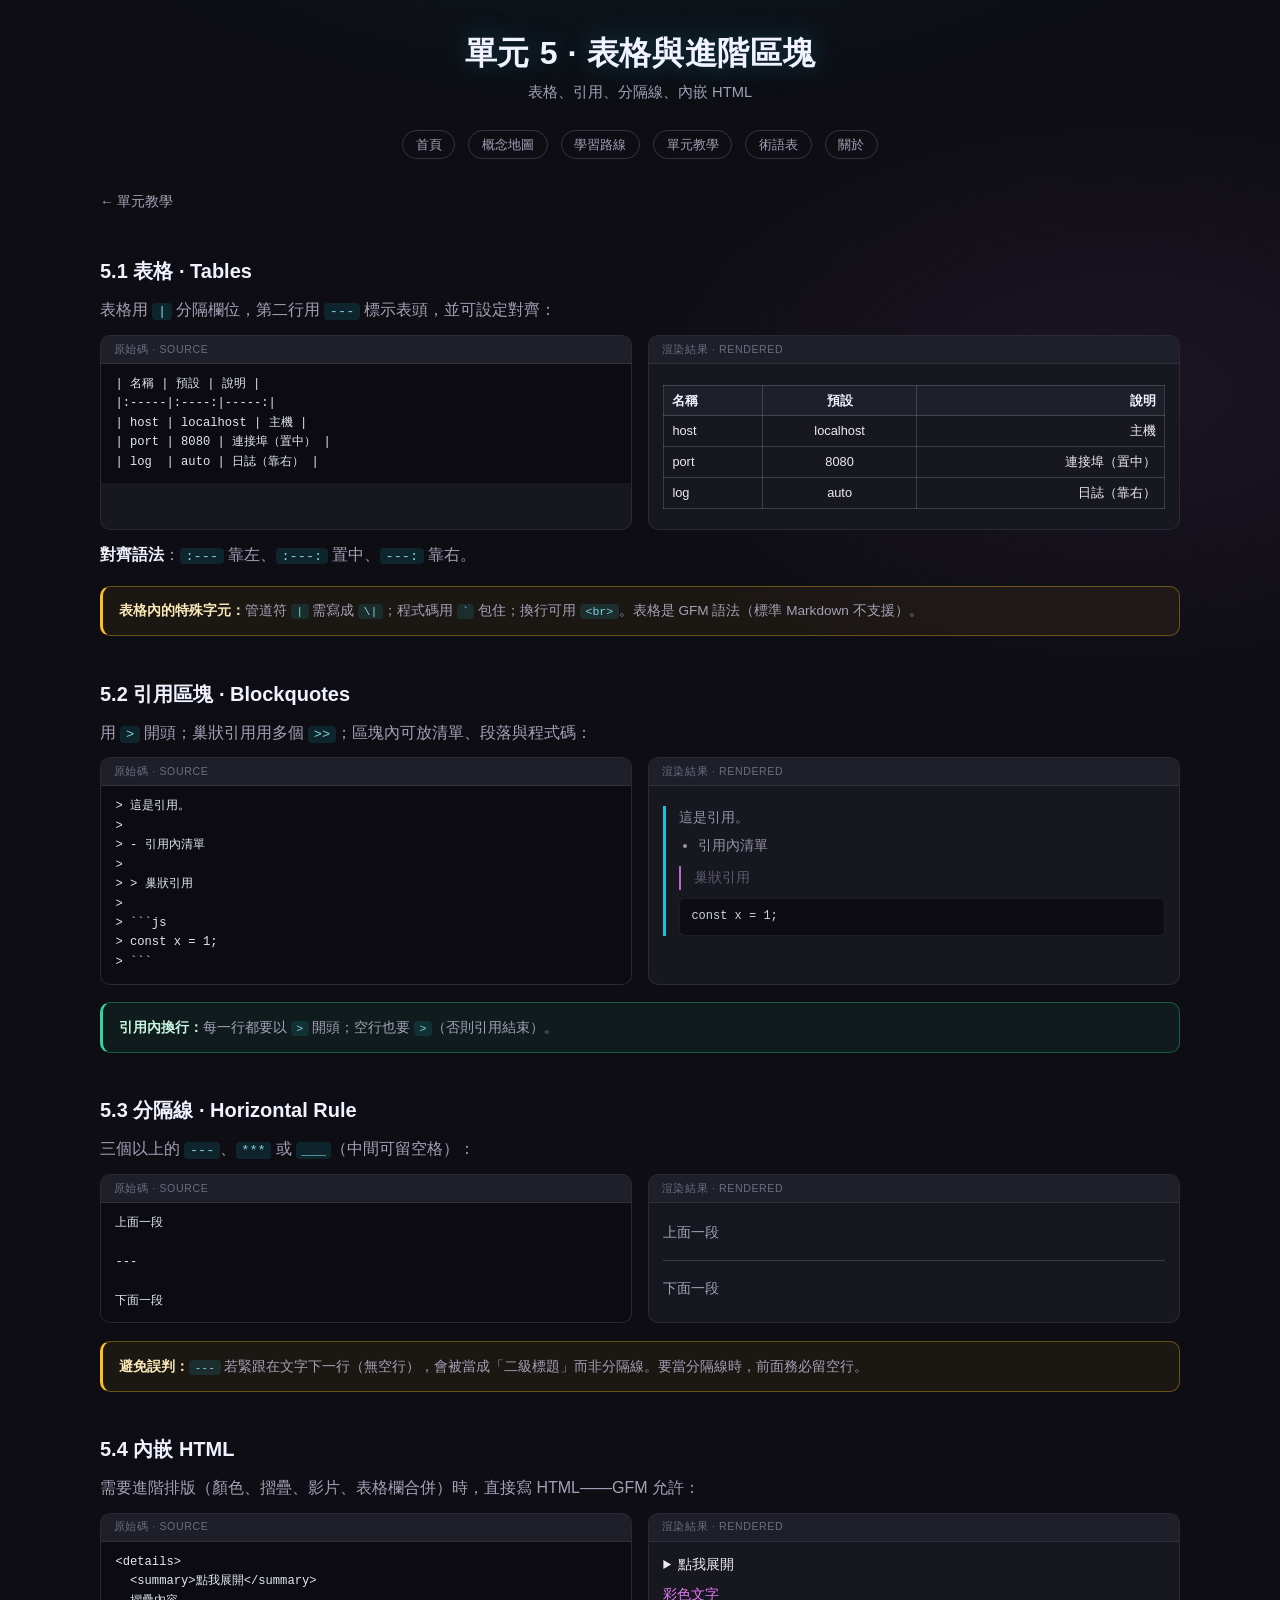
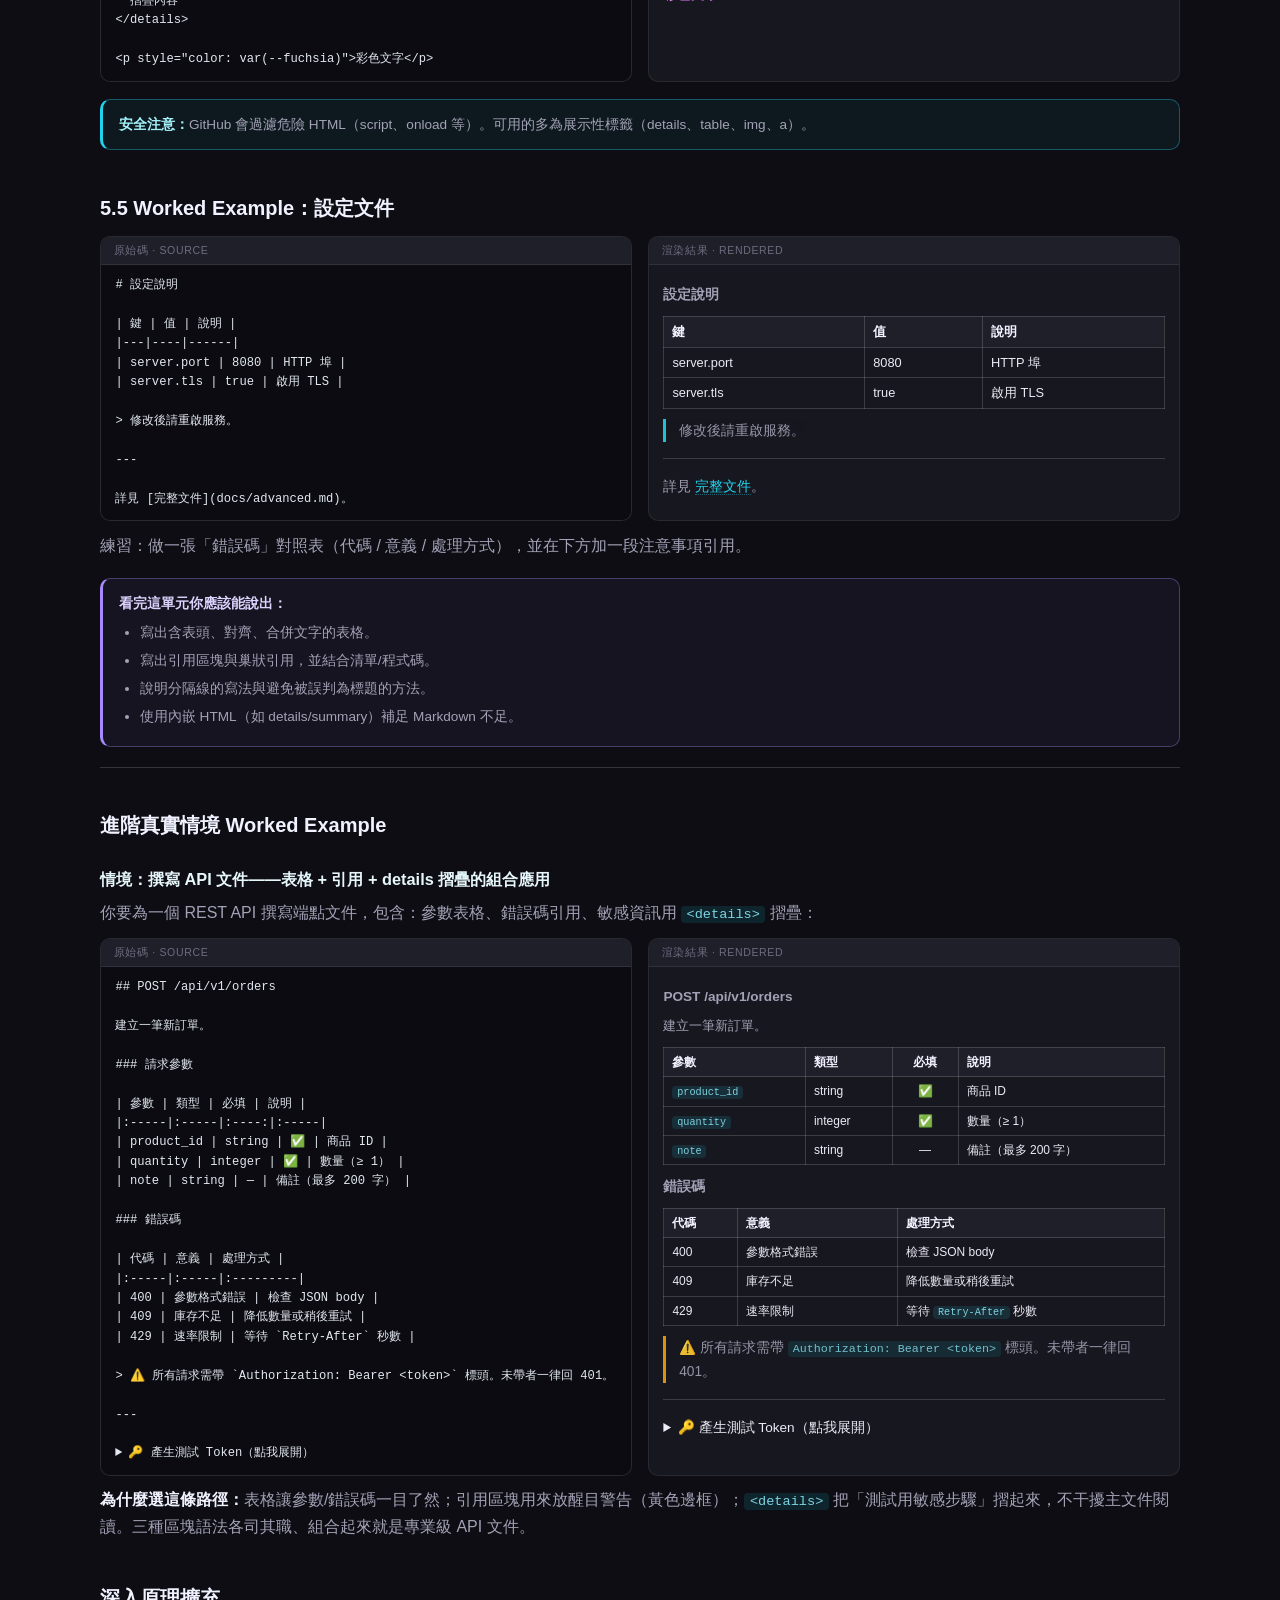
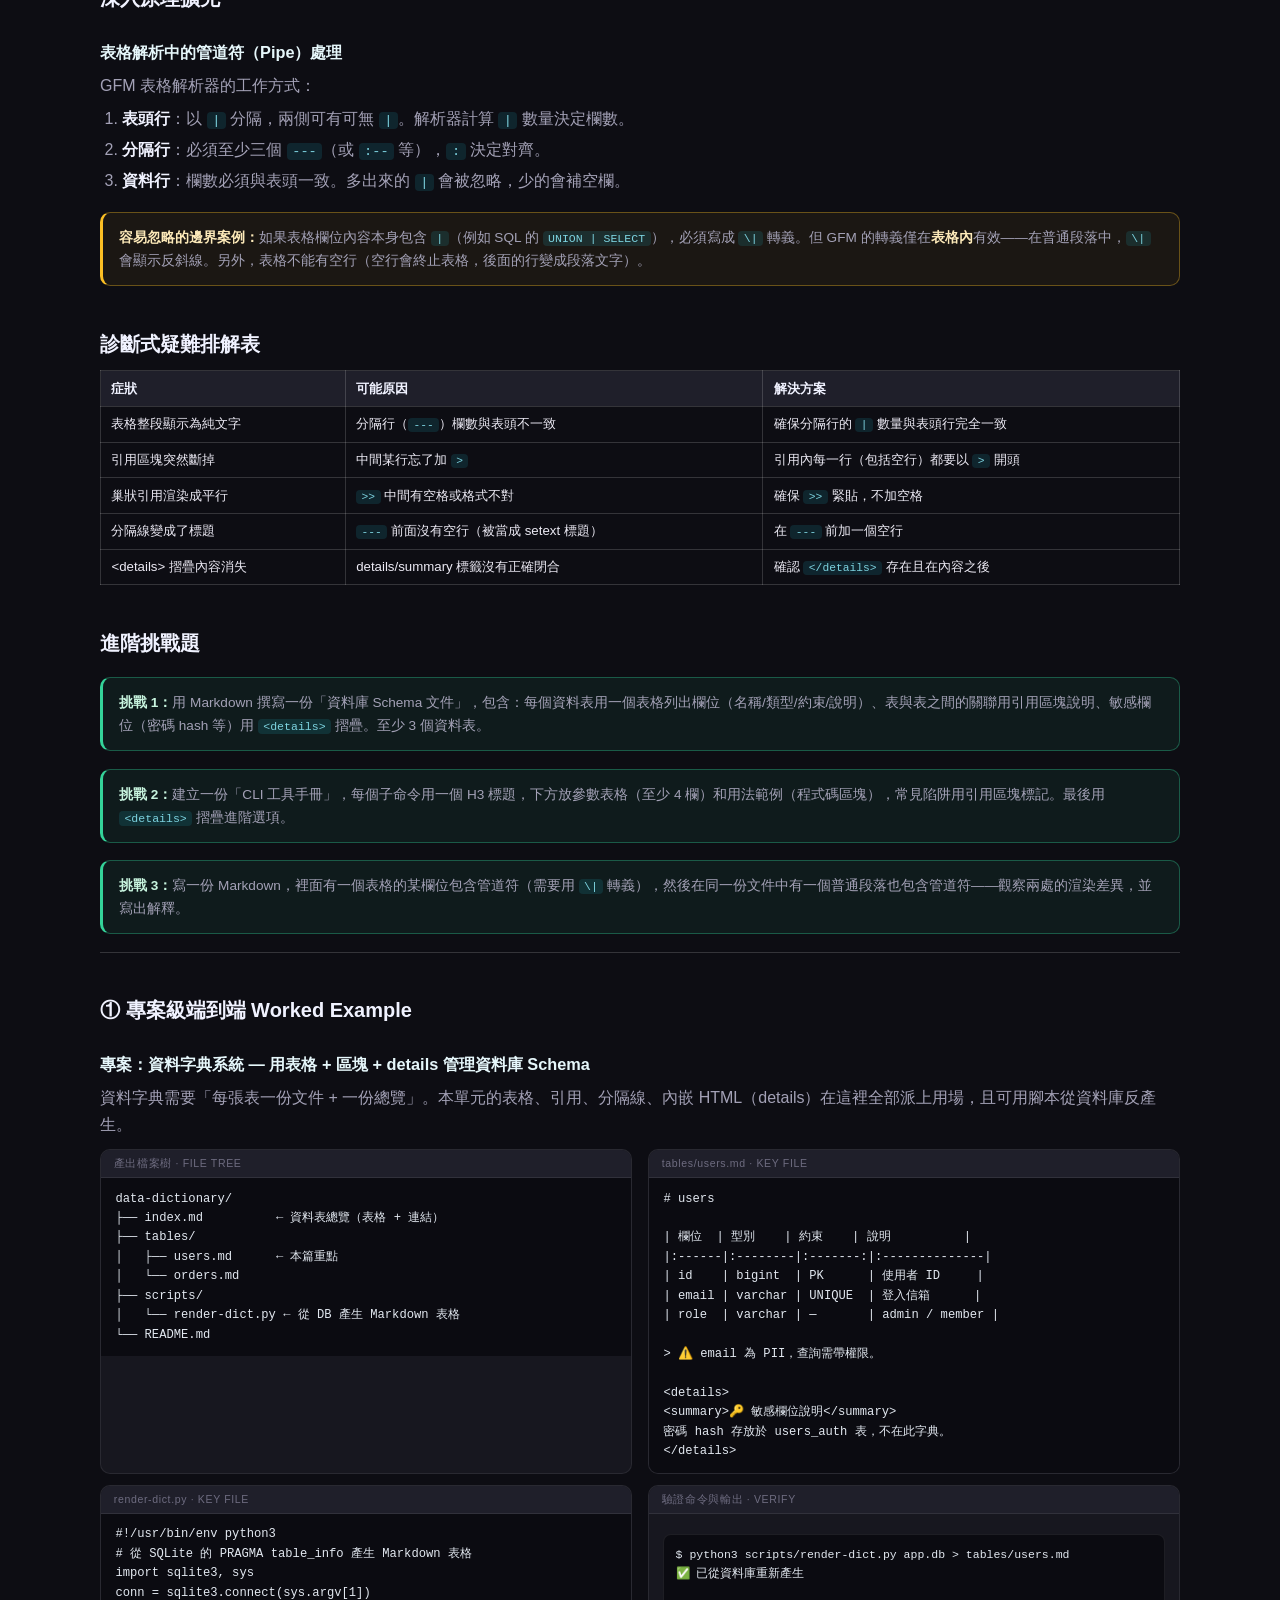
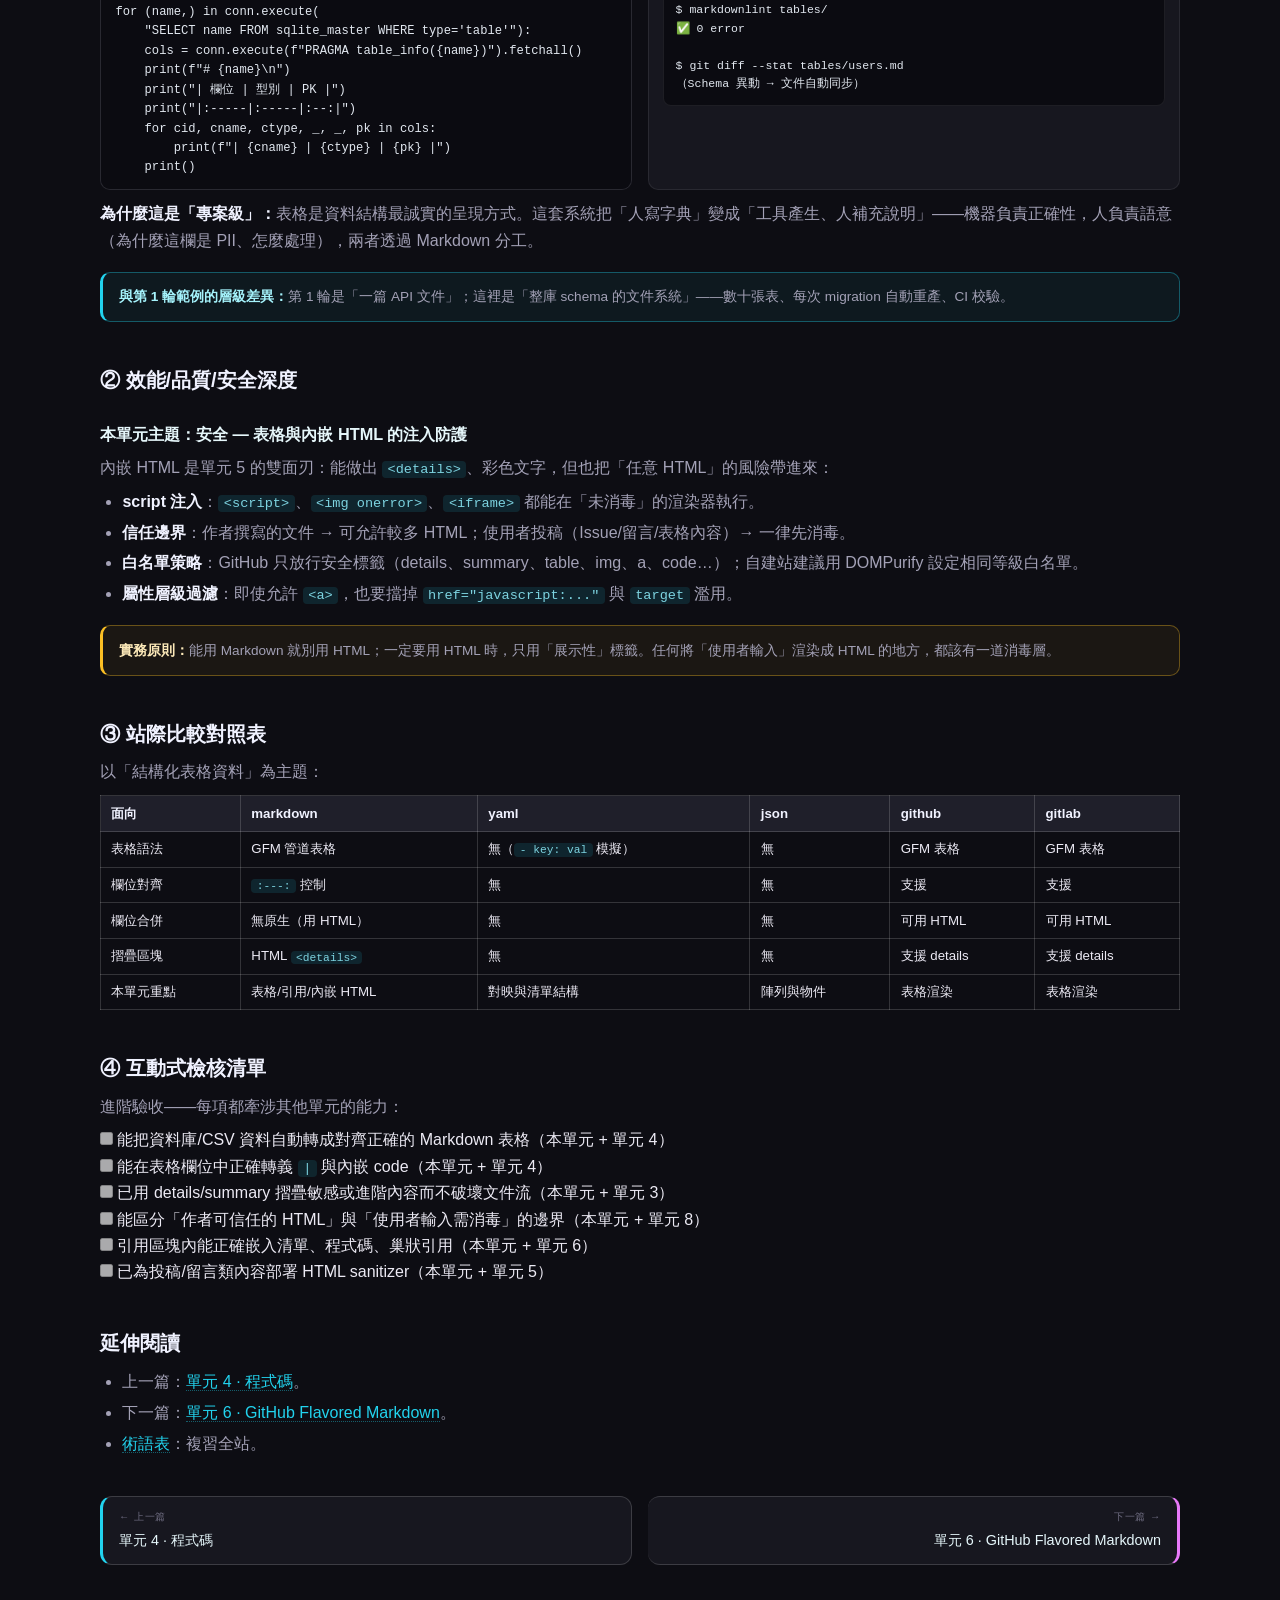
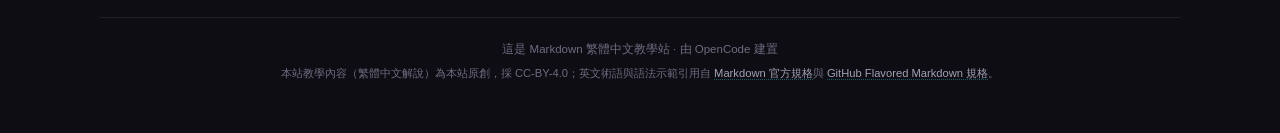
<file: docs/unit-05-tables-blockquote.html>
<!DOCTYPE html>
<html lang="zh-Hant">
<head>
<meta charset="UTF-8">
<meta name="viewport" content="width=device-width, initial-scale=1.0">
<title>單元 5 · 表格與進階區塊 · Markdown 繁體中文教學站</title>
<meta name="description" content="表格、引用區塊、分隔線、內嵌 HTML">
<link rel="icon" type="image/svg+xml" href="../assets/favicon.svg">
<link rel="stylesheet" href="../assets/site.css">
</head>
<body>
<div class="container">
<header>
  <h1>單元 5 · 表格與進階區塊</h1>
  <p class="subtitle">表格、引用、分隔線、內嵌 HTML</p>
</header>
<nav class="topnav">
  <a href="../index.html">首頁</a>
  <a href="../map.html">概念地圖</a>
  <a href="../learning-path.html">學習路線</a>
  <a href="../docs/index.html">單元教學</a>
  <a href="../glossary.html">術語表</a>
  <a href="../about.html">關於</a>
</nav><div class="back-link"><a href="index.html">← 單元教學</a></div>
<div class="guide">
<h2>5.1 表格 · Tables</h2>
<p>表格用 <code>|</code> 分隔欄位，第二行用 <code>---</code> 標示表頭，並可設定對齊：</p>
<div class="demo-grid">
  <div class="demo-block"><div class="demo-label">原始碼 · SOURCE</div><pre>| 名稱 | 預設 | 說明 |
|:-----|:----:|-----:|
| host | localhost | 主機 |
| port | 8080 | 連接埠（置中） |
| log  | auto | 日誌（靠右） |</pre></div>
  <div class="demo-block"><div class="demo-label">渲染結果 · RENDERED</div><div class="demo-render">
    <table style="font-size:0.8rem;"><tr><th style="text-align:left">名稱</th><th style="text-align:center">預設</th><th style="text-align:right">說明</th></tr>
    <tr><td style="text-align:left">host</td><td style="text-align:center">localhost</td><td style="text-align:right">主機</td></tr>
    <tr><td style="text-align:left">port</td><td style="text-align:center">8080</td><td style="text-align:right">連接埠（置中）</td></tr>
    <tr><td style="text-align:left">log</td><td style="text-align:center">auto</td><td style="text-align:right">日誌（靠右）</td></tr></table>
  </div></div>
</div>
<p><strong>對齊語法</strong>：<code>:---</code> 靠左、<code>:---:</code> 置中、<code>---:</code> 靠右。</p>
<div class="callout warn"><strong>表格內的特殊字元：</strong>管道符 <code>|</code> 需寫成 <code>\|</code>；程式碼用 <code>`</code> 包住；換行可用 <code>&lt;br&gt;</code>。表格是 GFM 語法（標準 Markdown 不支援）。</div>

<h2>5.2 引用區塊 · Blockquotes</h2>
<p>用 <code>&gt;</code> 開頭；巢狀引用用多個 <code>&gt;&gt;</code>；區塊內可放清單、段落與程式碼：</p>
<div class="demo-grid">
  <div class="demo-block"><div class="demo-label">原始碼 · SOURCE</div><pre>&gt; 這是引用。
&gt;
&gt; - 引用內清單
&gt;
&gt; &gt; 巢狀引用
&gt;
&gt; ```js
&gt; const x = 1;
&gt; ```</pre></div>
  <div class="demo-block"><div class="demo-label">渲染結果 · RENDERED</div><div class="demo-render">
    <blockquote style="border-left:3px solid var(--cyan);padding-left:0.8rem;color:var(--text-soft);">
      這是引用。<ul style="margin:0.2rem 0 0.2rem 1.2rem;"><li>引用內清單</li></ul>
      <blockquote style="border-left:2px solid var(--fuchsia);padding-left:0.8rem;color:var(--text-muted);">巢狀引用</blockquote>
      <pre style="background:#0b0b11;border-radius:6px;padding:0.5rem 0.7rem;font-size:0.75rem;">const x = 1;</pre>
    </blockquote>
  </div></div>
</div>
<div class="callout"><strong>引用內換行：</strong>每一行都要以 <code>&gt;</code> 開頭；空行也要 <code>&gt;</code>（否則引用結束）。</div>

<h2>5.3 分隔線 · Horizontal Rule</h2>
<p>三個以上的 <code>---</code>、<code>***</code> 或 <code>___</code>（中間可留空格）：</p>
<div class="demo-grid">
  <div class="demo-block"><div class="demo-label">原始碼 · SOURCE</div><pre>上面一段

---

下面一段</pre></div>
  <div class="demo-block"><div class="demo-label">渲染結果 · RENDERED</div><div class="demo-render">
    <p>上面一段</p><hr><p>下面一段</p>
  </div></div>
</div>
<div class="callout warn"><strong>避免誤判：</strong><code>---</code> 若緊跟在文字下一行（無空行），會被當成「二級標題」而非分隔線。要當分隔線時，前面務必留空行。</div>

<h2>5.4 內嵌 HTML</h2>
<p>需要進階排版（顏色、摺疊、影片、表格欄合併）時，直接寫 HTML——GFM 允許：</p>
<div class="demo-grid">
  <div class="demo-block"><div class="demo-label">原始碼 · SOURCE</div><pre>&lt;details&gt;
  &lt;summary&gt;點我展開&lt;/summary&gt;
  摺疊內容
&lt;/details&gt;

&lt;p style="color: var(--fuchsia)"&gt;彩色文字&lt;/p&gt;</pre></div>
  <div class="demo-block"><div class="demo-label">渲染結果 · RENDERED</div><div class="demo-render">
    <details><summary>點我展開</summary>摺疊內容</details>
    <p style="color:#e879f9;">彩色文字</p>
  </div></div>
</div>
<div class="callout info"><strong>安全注意：</strong>GitHub 會過濾危險 HTML（script、onload 等）。可用的多為展示性標籤（details、table、img、a）。</div>

<h2>5.5 Worked Example：設定文件</h2>
<div class="demo-grid">
  <div class="demo-block"><div class="demo-label">原始碼 · SOURCE</div><pre># 設定說明

| 鍵 | 值 | 說明 |
|---|----|------|
| server.port | 8080 | HTTP 埠 |
| server.tls | true | 啟用 TLS |

&gt; 修改後請重啟服務。

---

詳見 [完整文件](docs/advanced.md)。</pre></div>
  <div class="demo-block"><div class="demo-label">渲染結果 · RENDERED</div><div class="demo-render">
    <p style="font-weight:700;">設定說明</p>
    <table style="font-size:0.8rem;"><tr><th>鍵</th><th>值</th><th>說明</th></tr><tr><td>server.port</td><td>8080</td><td>HTTP 埠</td></tr><tr><td>server.tls</td><td>true</td><td>啟用 TLS</td></tr></table>
    <blockquote style="border-left:3px solid var(--cyan);padding-left:0.8rem;color:var(--text-soft);">修改後請重啟服務。</blockquote>
    <hr><p>詳見 <a href="docs/advanced.md">完整文件</a>。</p>
  </div></div>
</div>
<p>練習：做一張「錯誤碼」對照表（代碼 / 意義 / 處理方式），並在下方加一段注意事項引用。</p>

  <div class="outcome">
    <strong>看完這單元你應該能說出：</strong>
    <ul><li>寫出含表頭、對齊、合併文字的表格。</li><li>寫出引用區塊與巢狀引用，並結合清單/程式碼。</li><li>說明分隔線的寫法與避免被誤判為標題的方法。</li><li>使用內嵌 HTML（如 details/summary）補足 Markdown 不足。</li></ul>
  </div>

<hr>
<h2>進階真實情境 Worked Example</h2>
<h3>情境：撰寫 API 文件——表格 + 引用 + details 摺疊的組合應用</h3>
<p>你要為一個 REST API 撰寫端點文件，包含：參數表格、錯誤碼引用、敏感資訊用 <code>&lt;details&gt;</code> 摺疊：</p>
<div class="demo-grid">
  <div class="demo-block"><div class="demo-label">原始碼 · SOURCE</div><pre>## POST /api/v1/orders

建立一筆新訂單。

### 請求參數

| 參數 | 類型 | 必填 | 說明 |
|:-----|:-----|:----:|:-----|
| product_id | string | ✅ | 商品 ID |
| quantity | integer | ✅ | 數量（≥ 1） |
| note | string | — | 備註（最多 200 字） |

### 錯誤碼

| 代碼 | 意義 | 處理方式 |
|:-----|:-----|:---------|
| 400 | 參數格式錯誤 | 檢查 JSON body |
| 409 | 庫存不足 | 降低數量或稍後重試 |
| 429 | 速率限制 | 等待 `Retry-After` 秒數 |

> ⚠️ 所有請求需帶 `Authorization: Bearer &lt;token&gt;` 標頭。未帶者一律回 401。

---

<details>
<summary>🔑 產生測試 Token（點我展開）</summary>

```bash
curl -X POST https://auth.example.com/token \
  -d '{"user":"test","pass":"secret"}'
```

返回的 `access_token` 即為 Bearer token。
</details></pre></div>
  <div class="demo-block"><div class="demo-label">渲染結果 · RENDERED</div><div class="demo-render">
    <p style="font-weight:700;">POST /api/v1/orders</p>
    <p style="font-size:0.8rem;">建立一筆新訂單。</p>
    <table style="font-size:0.75rem;"><tr><th style="text-align:left">參數</th><th style="text-align:left">類型</th><th style="text-align:center">必填</th><th style="text-align:left">說明</th></tr>
    <tr><td><code>product_id</code></td><td>string</td><td style="text-align:center">✅</td><td>商品 ID</td></tr>
    <tr><td><code>quantity</code></td><td>integer</td><td style="text-align:center">✅</td><td>數量（≥ 1）</td></tr>
    <tr><td><code>note</code></td><td>string</td><td style="text-align:center">—</td><td>備註（最多 200 字）</td></tr></table>
    <p style="font-weight:700;">錯誤碼</p>
    <table style="font-size:0.75rem;"><tr><th style="text-align:left">代碼</th><th style="text-align:left">意義</th><th style="text-align:left">處理方式</th></tr>
    <tr><td>400</td><td>參數格式錯誤</td><td>檢查 JSON body</td></tr>
    <tr><td>409</td><td>庫存不足</td><td>降低數量或稍後重試</td></tr>
    <tr><td>429</td><td>速率限制</td><td>等待 <code>Retry-After</code> 秒數</td></tr></table>
    <blockquote style="border-left:3px solid #f59e0b;padding-left:0.8rem;color:var(--text-soft);">⚠️ 所有請求需帶 <code>Authorization: Bearer &lt;token&gt;</code> 標頭。未帶者一律回 401。</blockquote>
    <hr>
    <details><summary>🔑 產生測試 Token（點我展開）</summary><p style="font-size:0.8rem;">返回的 <code>access_token</code> 即為 Bearer token。</p></details>
  </div></div>
</div>
<p><strong>為什麼選這條路徑：</strong>表格讓參數/錯誤碼一目了然；引用區塊用來放醒目警告（黃色邊框）；<code>&lt;details&gt;</code> 把「測試用敏感步驟」摺起來，不干擾主文件閱讀。三種區塊語法各司其職、組合起來就是專業級 API 文件。</p>

<h2>深入原理擴充</h2>
<h3>表格解析中的管道符（Pipe）處理</h3>
<p>GFM 表格解析器的工作方式：</p>
<ol>
<li><strong>表頭行</strong>：以 <code>|</code> 分隔，兩側可有可無 <code>|</code>。解析器計算 <code>|</code> 數量決定欄數。</li>
<li><strong>分隔行</strong>：必須至少三個 <code>---</code>（或 <code>:--</code> 等），<code>:</code> 決定對齊。</li>
<li><strong>資料行</strong>：欄數必須與表頭一致。多出來的 <code>|</code> 會被忽略，少的會補空欄。</li>
</ol>
<div class="callout warn"><strong>容易忽略的邊界案例：</strong>如果表格欄位內容本身包含 <code>|</code>（例如 SQL 的 <code>UNION | SELECT</code>），必須寫成 <code>\|</code> 轉義。但 GFM 的轉義僅在<strong>表格內</strong>有效——在普通段落中，<code>\|</code> 會顯示反斜線。另外，表格不能有空行（空行會終止表格，後面的行變成段落文字）。</div>

<h2>診斷式疑難排解表</h2>
<table>
<tr><th>症狀</th><th>可能原因</th><th>解決方案</th></tr>
<tr><td>表格整段顯示為純文字</td><td>分隔行（<code>---</code>）欄數與表頭不一致</td><td>確保分隔行的 <code>|</code> 數量與表頭行完全一致</td></tr>
<tr><td>引用區塊突然斷掉</td><td>中間某行忘了加 <code>&gt;</code></td><td>引用內每一行（包括空行）都要以 <code>&gt;</code> 開頭</td></tr>
<tr><td>巢狀引用渲染成平行</td><td><code>&gt;&gt;</code> 中間有空格或格式不對</td><td>確保 <code>&gt;&gt;</code> 緊貼，不加空格</td></tr>
<tr><td>分隔線變成了標題</td><td><code>---</code> 前面沒有空行（被當成 setext 標題）</td><td>在 <code>---</code> 前加一個空行</td></tr>
<tr><td>&lt;details&gt; 摺疊內容消失</td><td>details/summary 標籤沒有正確閉合</td><td>確認 <code>&lt;/details&gt;</code> 存在且在內容之後</td></tr>
</table>

<h2>進階挑戰題</h2>
<div class="callout"><strong>挑戰 1：</strong>用 Markdown 撰寫一份「資料庫 Schema 文件」，包含：每個資料表用一個表格列出欄位（名稱/類型/約束/說明）、表與表之間的關聯用引用區塊說明、敏感欄位（密碼 hash 等）用 <code>&lt;details&gt;</code> 摺疊。至少 3 個資料表。</div>
<div class="callout"><strong>挑戰 2：</strong>建立一份「CLI 工具手冊」，每個子命令用一個 H3 標題，下方放參數表格（至少 4 欄）和用法範例（程式碼區塊），常見陷阱用引用區塊標記。最後用 <code>&lt;details&gt;</code> 摺疊進階選項。</div>
<div class="callout"><strong>挑戰 3：</strong>寫一份 Markdown，裡面有一個表格的某欄位包含管道符（需要用 <code>\|</code> 轉義），然後在同一份文件中有一個普通段落也包含管道符——觀察兩處的渲染差異，並寫出解釋。</div>

  <hr>
<h2>① 專案級端到端 Worked Example</h2>
<h3>專案：資料字典系統 — 用表格 + 區塊 + details 管理資料庫 Schema</h3>
<p>資料字典需要「每張表一份文件 + 一份總覽」。本單元的表格、引用、分隔線、內嵌 HTML（details）在這裡全部派上用場，且可用腳本從資料庫反產生。</p>
<div class="demo-grid">
  <div class="demo-block"><div class="demo-label">產出檔案樹 · FILE TREE</div><pre>data-dictionary/
├── index.md          ← 資料表總覽（表格 + 連結）
├── tables/
│   ├── users.md      ← 本篇重點
│   └── orders.md
├── scripts/
│   └── render-dict.py ← 從 DB 產生 Markdown 表格
└── README.md</pre></div>
  <div class="demo-block"><div class="demo-label">tables/users.md · KEY FILE</div><pre># users

| 欄位  | 型別    | 約束    | 說明          |
|:------|:--------|:-------:|:--------------|
| id    | bigint  | PK      | 使用者 ID     |
| email | varchar | UNIQUE  | 登入信箱      |
| role  | varchar | —       | admin / member |

> ⚠️ email 為 PII，查詢需帶權限。

&lt;details&gt;
&lt;summary&gt;🔑 敏感欄位說明&lt;/summary&gt;
密碼 hash 存放於 users_auth 表，不在此字典。
&lt;/details&gt;</pre></div>
</div>
<div class="demo-grid">
  <div class="demo-block"><div class="demo-label">render-dict.py · KEY FILE</div><pre>#!/usr/bin/env python3
# 從 SQLite 的 PRAGMA table_info 產生 Markdown 表格
import sqlite3, sys
conn = sqlite3.connect(sys.argv[1])
for (name,) in conn.execute(
    "SELECT name FROM sqlite_master WHERE type='table'"):
    cols = conn.execute(f"PRAGMA table_info({name})").fetchall()
    print(f"# {name}\n")
    print("| 欄位 | 型別 | PK |")
    print("|:-----|:-----|:--:|")
    for cid, cname, ctype, _, _, pk in cols:
        print(f"| {cname} | {ctype} | {pk} |")
    print()</pre></div>
  <div class="demo-block"><div class="demo-label">驗證命令與輸出 · VERIFY</div><div class="demo-render">
    <pre style="background:#0b0b11;border:1px solid var(--line);border-radius:8px;padding:0.7rem;font-size:0.72rem;">$ python3 scripts/render-dict.py app.db > tables/users.md
✅ 已從資料庫重新產生

$ markdownlint tables/
✅ 0 error

$ git diff --stat tables/users.md
（Schema 異動 → 文件自動同步）</pre>
  </div></div>
</div>
<p><strong>為什麼這是「專案級」：</strong>表格是資料結構最誠實的呈現方式。這套系統把「人寫字典」變成「工具產生、人補充說明」——機器負責正確性，人負責語意（為什麼這欄是 PII、怎麼處理），兩者透過 Markdown 分工。</p>
<div class="callout info"><strong>與第 1 輪範例的層級差異：</strong>第 1 輪是「一篇 API 文件」；這裡是「整庫 schema 的文件系統」——數十張表、每次 migration 自動重產、CI 校驗。</div>

<h2>② 效能/品質/安全深度</h2>
<h3>本單元主題：安全 — 表格與內嵌 HTML 的注入防護</h3>
<p>內嵌 HTML 是單元 5 的雙面刃：能做出 <code>&lt;details&gt;</code>、彩色文字，但也把「任意 HTML」的風險帶進來：</p>
<ul>
<li><strong>script 注入</strong>：<code>&lt;script&gt;</code>、<code>&lt;img onerror&gt;</code>、<code>&lt;iframe&gt;</code> 都能在「未消毒」的渲染器執行。</li>
<li><strong>信任邊界</strong>：作者撰寫的文件 → 可允許較多 HTML；使用者投稿（Issue/留言/表格內容）→ 一律先消毒。</li>
<li><strong>白名單策略</strong>：GitHub 只放行安全標籤（details、summary、table、img、a、code…）；自建站建議用 DOMPurify 設定相同等級白名單。</li>
<li><strong>屬性層級過濾</strong>：即使允許 <code>&lt;a&gt;</code>，也要擋掉 <code>href="javascript:..."</code> 與 <code>target</code> 濫用。</li>
</ul>
<div class="callout warn"><strong>實務原則：</strong>能用 Markdown 就別用 HTML；一定要用 HTML 時，只用「展示性」標籤。任何將「使用者輸入」渲染成 HTML 的地方，都該有一道消毒層。</div>

<h2>③ 站際比較對照表</h2>
<p>以「結構化表格資料」為主題：</p>
<table>
<tr><th>面向</th><th>markdown</th><th>yaml</th><th>json</th><th>github</th><th>gitlab</th></tr>
<tr><td>表格語法</td><td>GFM 管道表格</td><td>無（<code>- key: val</code> 模擬）</td><td>無</td><td>GFM 表格</td><td>GFM 表格</td></tr>
<tr><td>欄位對齊</td><td><code>:---:</code> 控制</td><td>無</td><td>無</td><td>支援</td><td>支援</td></tr>
<tr><td>欄位合併</td><td>無原生（用 HTML）</td><td>無</td><td>無</td><td>可用 HTML</td><td>可用 HTML</td></tr>
<tr><td>摺疊區塊</td><td>HTML <code>&lt;details&gt;</code></td><td>無</td><td>無</td><td>支援 details</td><td>支援 details</td></tr>
<tr><td>本單元重點</td><td>表格/引用/內嵌 HTML</td><td>對映與清單結構</td><td>陣列與物件</td><td>表格渲染</td><td>表格渲染</td></tr>
</table>

<h2>④ 互動式檢核清單</h2>
<p>進階驗收——每項都牽涉其他單元的能力：</p>
<div class="demo-render">
<input type="checkbox" disabled> 能把資料庫/CSV 資料自動轉成對齊正確的 Markdown 表格（本單元 + 單元 4）<br>
<input type="checkbox" disabled> 能在表格欄位中正確轉義 <code>|</code> 與內嵌 code（本單元 + 單元 4）<br>
<input type="checkbox" disabled> 已用 details/summary 摺疊敏感或進階內容而不破壞文件流（本單元 + 單元 3）<br>
<input type="checkbox" disabled> 能區分「作者可信任的 HTML」與「使用者輸入需消毒」的邊界（本單元 + 單元 8）<br>
<input type="checkbox" disabled> 引用區塊內能正確嵌入清單、程式碼、巢狀引用（本單元 + 單元 6）<br>
<input type="checkbox" disabled> 已為投稿/留言類內容部署 HTML sanitizer（本單元 + 單元 5）<br>
</div>

  <h2>延伸閱讀</h2>
  <ul>
<li>上一篇：<a href="unit-04-code.html">單元 4 · 程式碼</a>。</li>
<li>下一篇：<a href="unit-06-github-flavored-markdown.html">單元 6 · GitHub Flavored Markdown</a>。</li>
<li><a href="../glossary.html">術語表</a>：複習全站。</li>
</ul>

<div class="next-prev">
    <a href="unit-04-code.html"><div class="np-label">← 上一篇</div><div class="np-name">單元 4 · 程式碼</div></a>
    <a class="np-next" href="unit-06-github-flavored-markdown.html"><div class="np-label">下一篇 →</div><div class="np-name">單元 6 · GitHub Flavored Markdown</div></a>
</div>
</div>
<footer>這是 Markdown 繁體中文教學站 · 由 OpenCode 建置<br>
  <span class="footer-license">本站教學內容（繁體中文解說）為本站原創，採 CC-BY-4.0；英文術語與語法示範引用自 <a href="https://daringfireball.net/projects/markdown/" rel="noopener">Markdown 官方規格</a>與 <a href="https://github.github.com/gfm/" rel="noopener">GitHub Flavored Markdown 規格</a>。</span></footer>
</div></body></html>
</file>
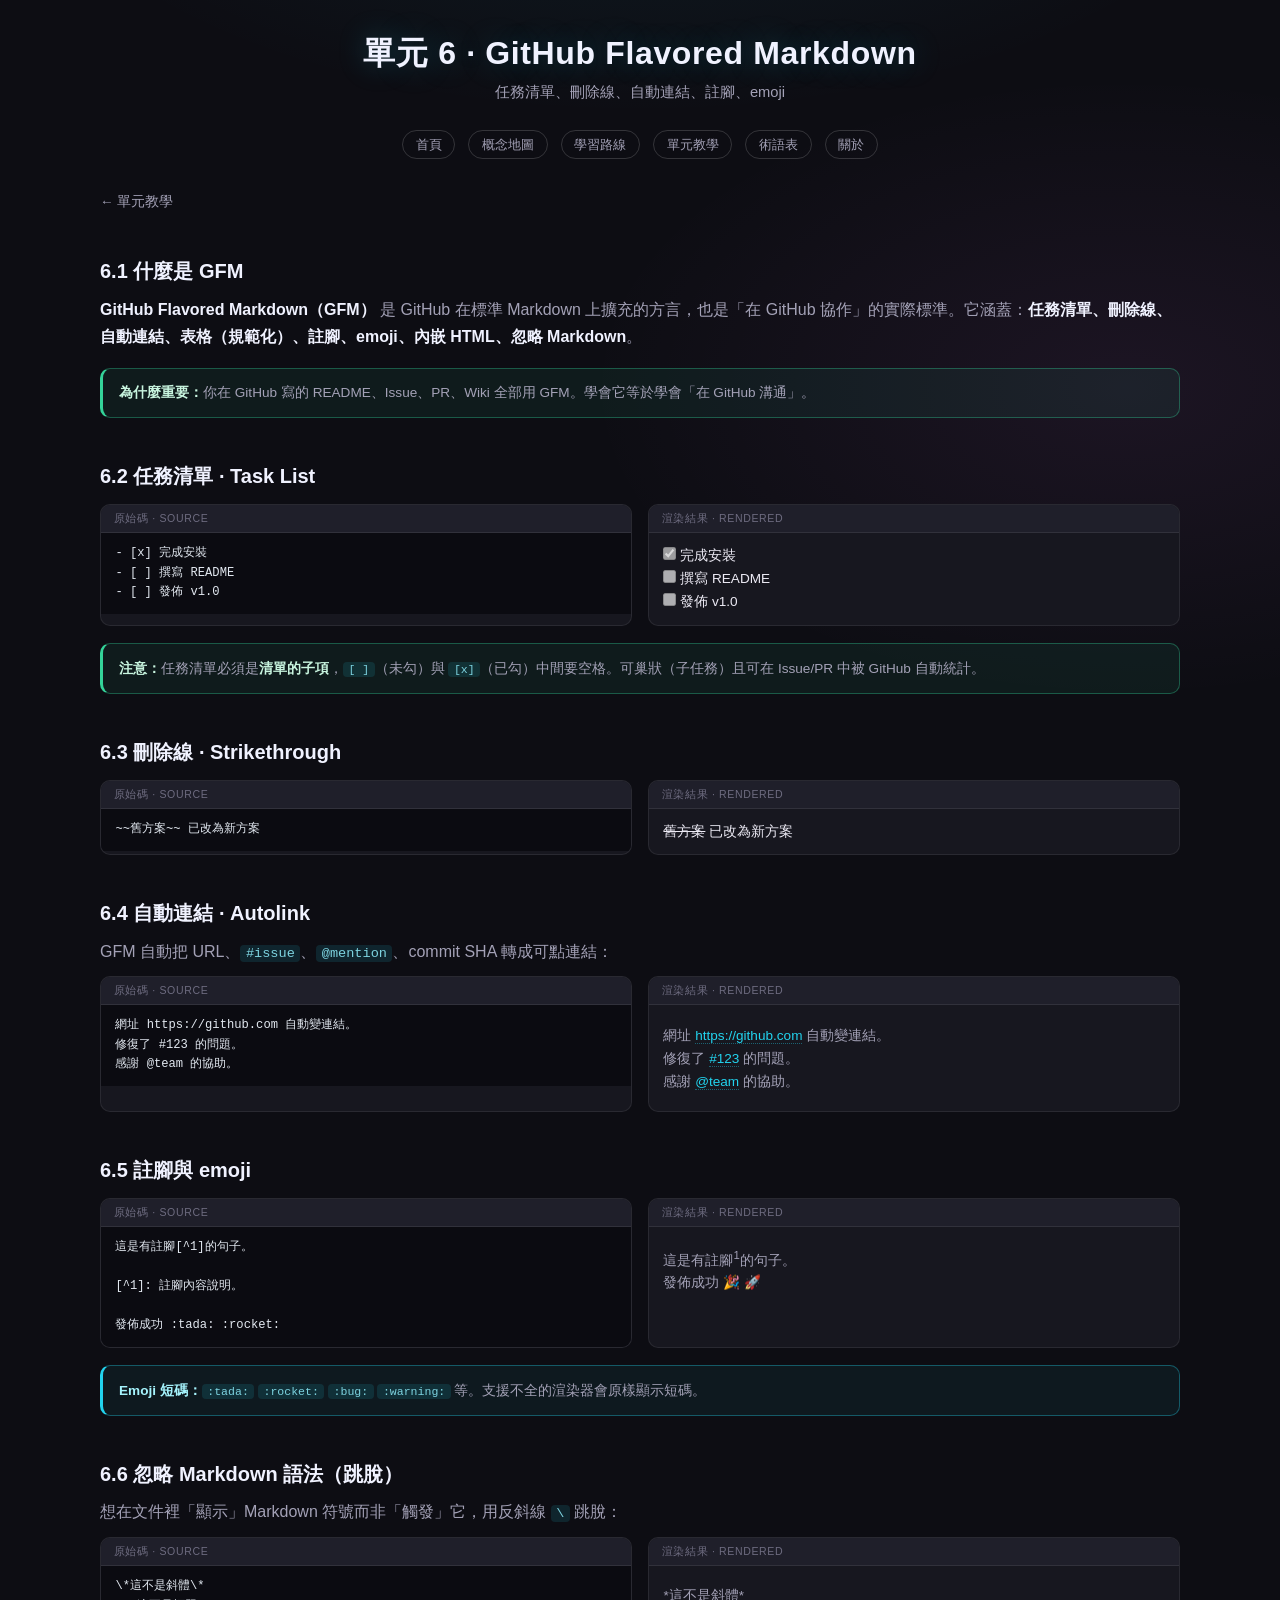
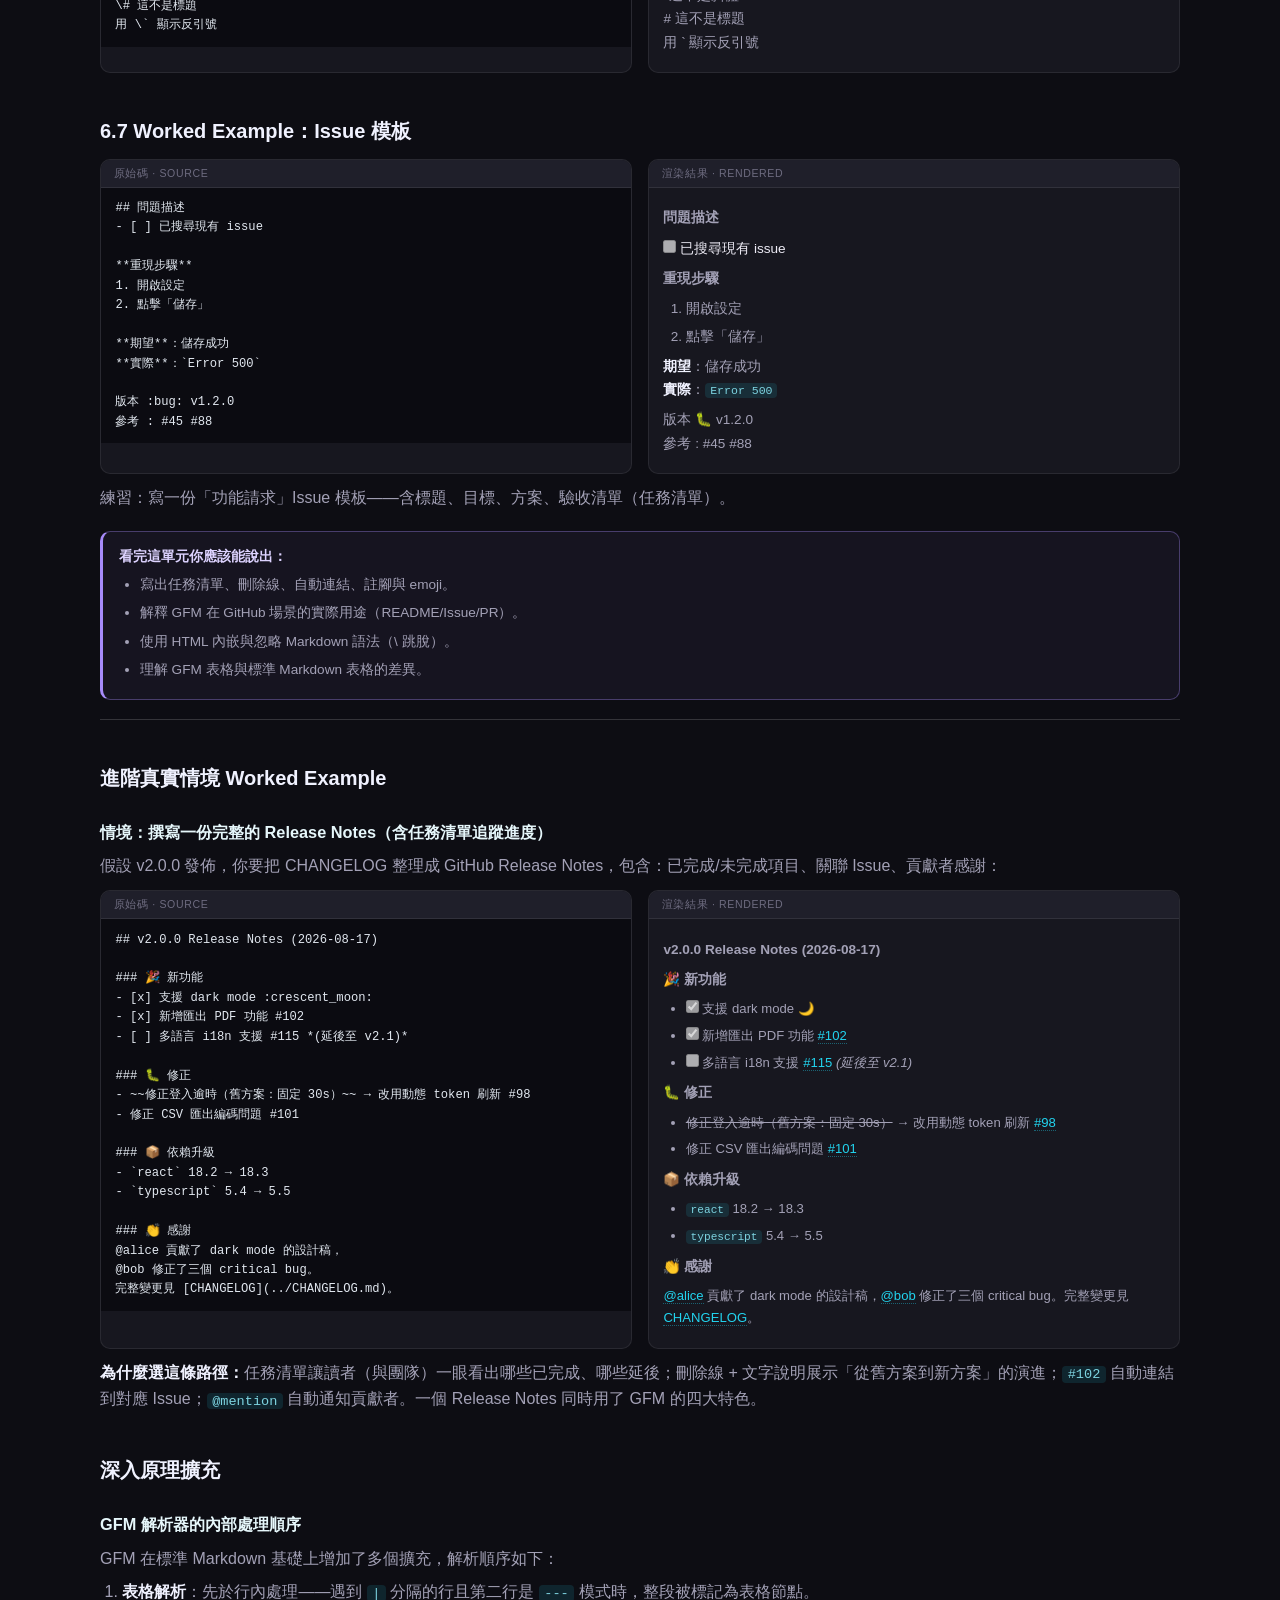
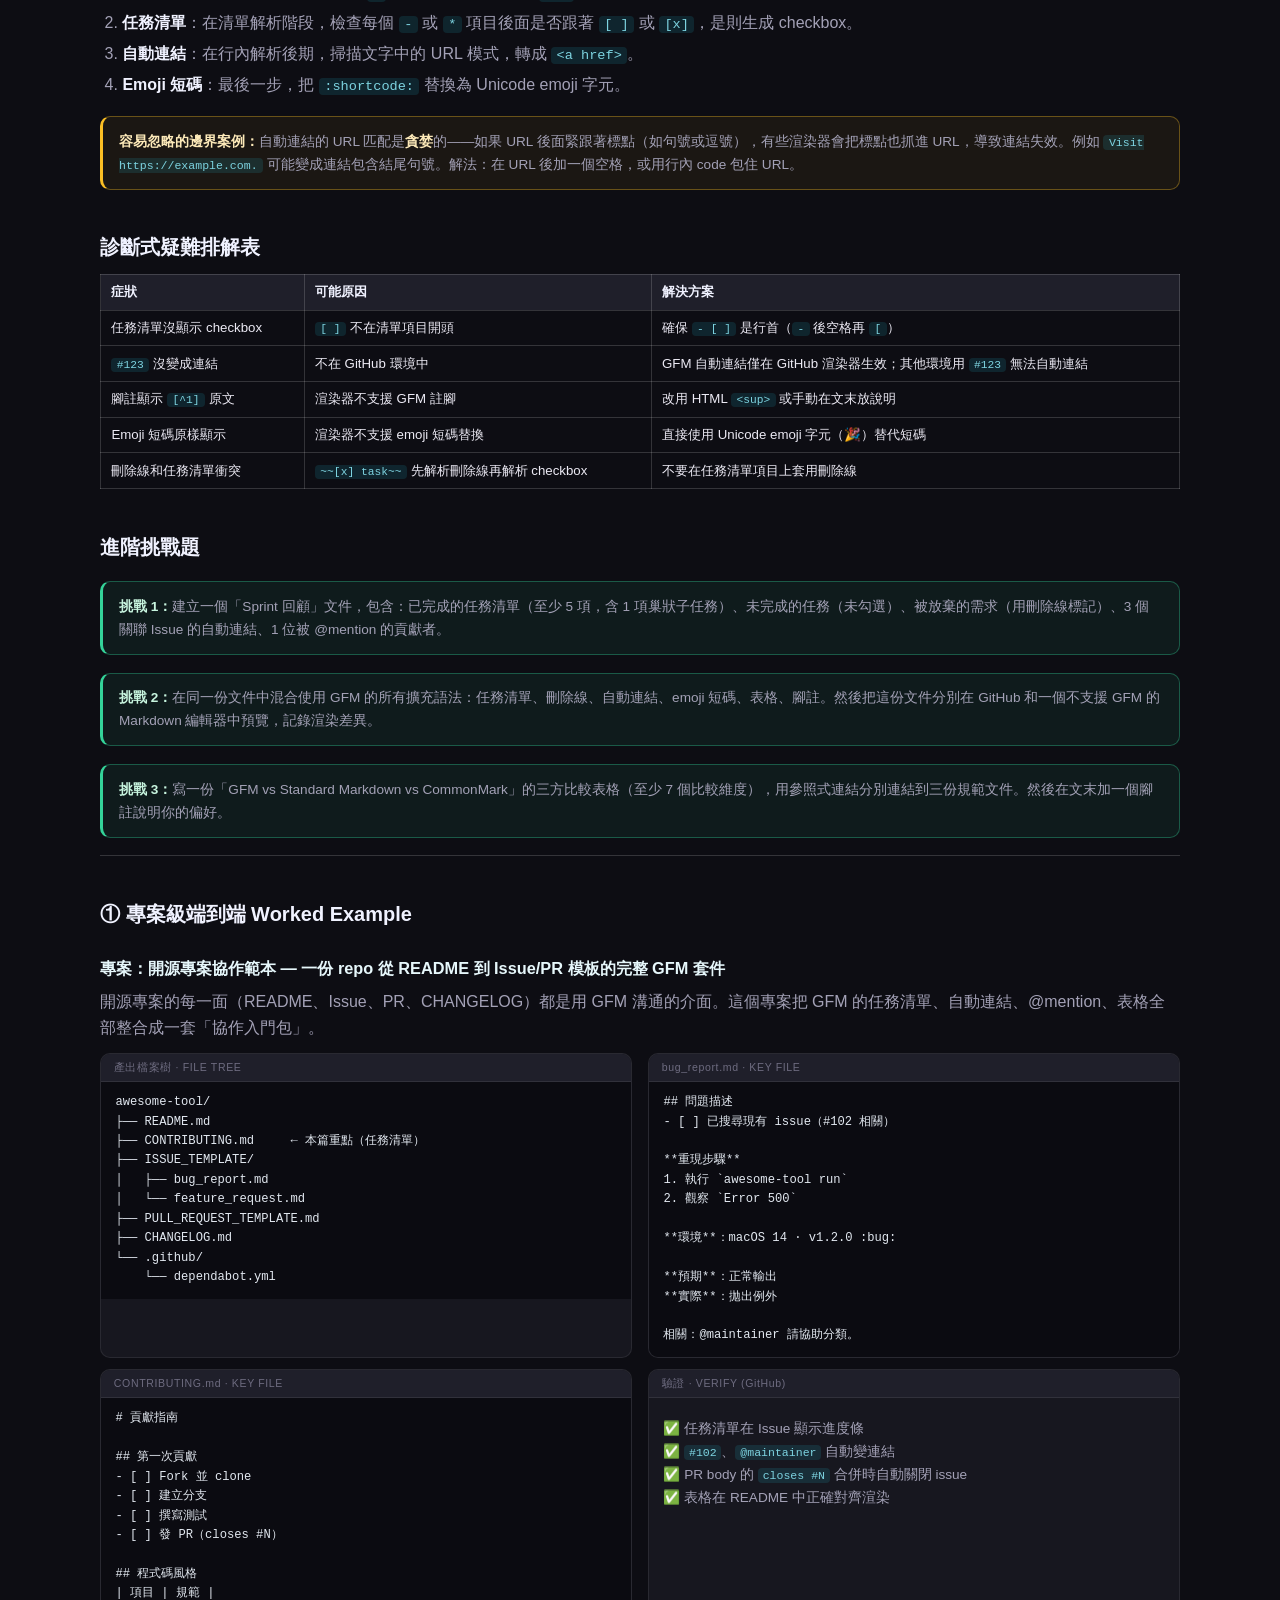
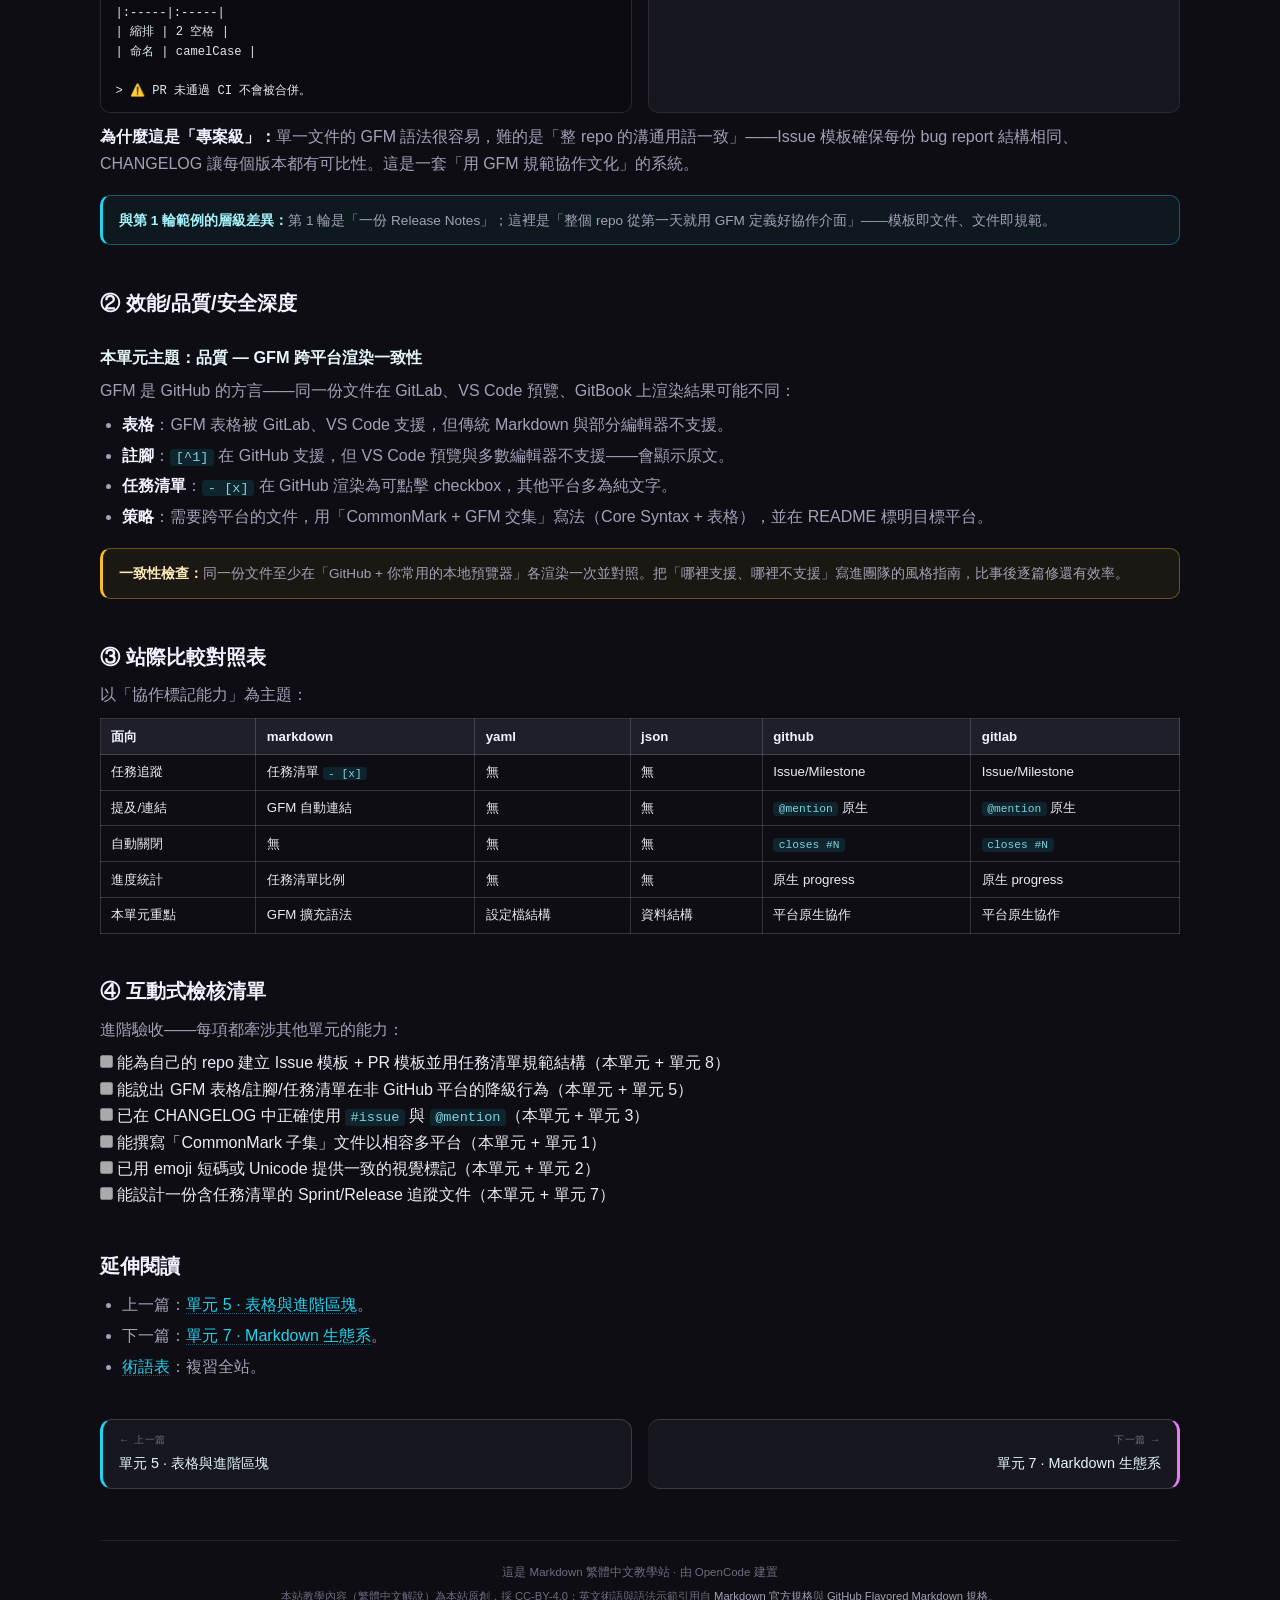
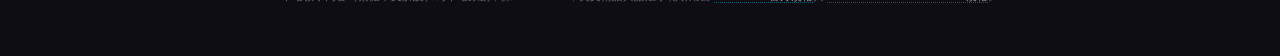
<file: docs/unit-06-github-flavored-markdown.html>
<!DOCTYPE html>
<html lang="zh-Hant">
<head>
<meta charset="UTF-8">
<meta name="viewport" content="width=device-width, initial-scale=1.0">
<title>單元 6 · GitHub Flavored Markdown · Markdown 繁體中文教學站</title>
<meta name="description" content="Task list、刪除線、自動連結、footnote、emoji">
<link rel="icon" type="image/svg+xml" href="../assets/favicon.svg">
<link rel="stylesheet" href="../assets/site.css">
</head>
<body>
<div class="container">
<header>
  <h1>單元 6 · GitHub Flavored Markdown</h1>
  <p class="subtitle">任務清單、刪除線、自動連結、註腳、emoji</p>
</header>
<nav class="topnav">
  <a href="../index.html">首頁</a>
  <a href="../map.html">概念地圖</a>
  <a href="../learning-path.html">學習路線</a>
  <a href="../docs/index.html">單元教學</a>
  <a href="../glossary.html">術語表</a>
  <a href="../about.html">關於</a>
</nav><div class="back-link"><a href="index.html">← 單元教學</a></div>
<div class="guide">
<h2>6.1 什麼是 GFM</h2>
<p><strong>GitHub Flavored Markdown（GFM）</strong> 是 GitHub 在標準 Markdown 上擴充的方言，也是「在 GitHub 協作」的實際標準。它涵蓋：<strong>任務清單、刪除線、自動連結、表格（規範化）、註腳、emoji、內嵌 HTML、忽略 Markdown</strong>。</p>
<div class="callout"><strong>為什麼重要：</strong>你在 GitHub 寫的 README、Issue、PR、Wiki 全部用 GFM。學會它等於學會「在 GitHub 溝通」。</div>

<h2>6.2 任務清單 · Task List</h2>
<div class="demo-grid">
  <div class="demo-block"><div class="demo-label">原始碼 · SOURCE</div><pre>- [x] 完成安裝
- [ ] 撰寫 README
- [ ] 發佈 v1.0</pre></div>
  <div class="demo-block"><div class="demo-label">渲染結果 · RENDERED</div><div class="demo-render">
    <input type="checkbox" checked disabled> 完成安裝<br><input type="checkbox" disabled> 撰寫 README<br><input type="checkbox" disabled> 發佈 v1.0
  </div></div>
</div>
<div class="callout"><strong>注意：</strong>任務清單必須是<strong>清單的子項</strong>，<code>[ ]</code>（未勾）與 <code>[x]</code>（已勾）中間要空格。可巢狀（子任務）且可在 Issue/PR 中被 GitHub 自動統計。</div>

<h2>6.3 刪除線 · Strikethrough</h2>
<div class="demo-grid">
  <div class="demo-block"><div class="demo-label">原始碼 · SOURCE</div><pre>~~舊方案~~ 已改為新方案</pre></div>
  <div class="demo-block"><div class="demo-label">渲染結果 · RENDERED</div><div class="demo-render"><s>舊方案</s> 已改為新方案</div></div>
</div>

<h2>6.4 自動連結 · Autolink</h2>
<p>GFM 自動把 URL、<code>#issue</code>、<code>@mention</code>、commit SHA 轉成可點連結：</p>
<div class="demo-grid">
  <div class="demo-block"><div class="demo-label">原始碼 · SOURCE</div><pre>網址 https://github.com 自動變連結。
修復了 #123 的問題。
感謝 @team 的協助。</pre></div>
  <div class="demo-block"><div class="demo-label">渲染結果 · RENDERED</div><div class="demo-render">
    <p>網址 <a href="https://github.com">https://github.com</a> 自動變連結。<br>修復了 <a href="#">#123</a> 的問題。<br>感謝 <a href="#">@team</a> 的協助。</p>
  </div></div>
</div>

<h2>6.5 註腳與 emoji</h2>
<div class="demo-grid">
  <div class="demo-block"><div class="demo-label">原始碼 · SOURCE</div><pre>這是有註腳[^1]的句子。

[^1]: 註腳內容說明。

發佈成功 :tada: :rocket:</pre></div>
  <div class="demo-block"><div class="demo-label">渲染結果 · RENDERED</div><div class="demo-render">
    <p>這是有註腳<sup>1</sup>的句子。<br>發佈成功 🎉 🚀</p>
  </div></div>
</div>
<div class="callout info"><strong>Emoji 短碼：</strong><code>:tada:</code> <code>:rocket:</code> <code>:bug:</code> <code>:warning:</code> 等。支援不全的渲染器會原樣顯示短碼。</div>

<h2>6.6 忽略 Markdown 語法（跳脫）</h2>
<p>想在文件裡「顯示」Markdown 符號而非「觸發」它，用反斜線 <code>\</code> 跳脫：</p>
<div class="demo-grid">
  <div class="demo-block"><div class="demo-label">原始碼 · SOURCE</div><pre>\*這不是斜體\*
\# 這不是標題
用 \` 顯示反引號</pre></div>
  <div class="demo-block"><div class="demo-label">渲染結果 · RENDERED</div><div class="demo-render">
    <p>*這不是斜體*<br># 這不是標題<br>用 ` 顯示反引號</p>
  </div></div>
</div>

<h2>6.7 Worked Example：Issue 模板</h2>
<div class="demo-grid">
  <div class="demo-block"><div class="demo-label">原始碼 · SOURCE</div><pre>## 問題描述
- [ ] 已搜尋現有 issue

**重現步驟**
1. 開啟設定
2. 點擊「儲存」

**期望**：儲存成功
**實際**：`Error 500`

版本 :bug: v1.2.0
參考 : #45 #88</pre></div>
  <div class="demo-block"><div class="demo-label">渲染結果 · RENDERED</div><div class="demo-render">
    <p style="font-weight:700;">問題描述</p>
    <input type="checkbox" disabled> 已搜尋現有 issue
    <p style="font-weight:700;">重現步驟</p><ol style="margin:0.2rem 0 0.3rem 1.4rem;"><li>開啟設定</li><li>點擊「儲存」</li></ol>
    <p><strong>期望</strong>：儲存成功<br><strong>實際</strong>：<code>Error 500</code></p>
    <p>版本 🐛 v1.2.0<br>參考 : #45 #88</p>
  </div></div>
</div>
<p>練習：寫一份「功能請求」Issue 模板——含標題、目標、方案、驗收清單（任務清單）。</p>

  <div class="outcome">
    <strong>看完這單元你應該能說出：</strong>
    <ul><li>寫出任務清單、刪除線、自動連結、註腳與 emoji。</li><li>解釋 GFM 在 GitHub 場景的實際用途（README/Issue/PR）。</li><li>使用 HTML 內嵌與忽略 Markdown 語法（\ 跳脫）。</li><li>理解 GFM 表格與標準 Markdown 表格的差異。</li></ul>
  </div>

<hr>
<h2>進階真實情境 Worked Example</h2>
<h3>情境：撰寫一份完整的 Release Notes（含任務清單追蹤進度）</h3>
<p>假設 v2.0.0 發佈，你要把 CHANGELOG 整理成 GitHub Release Notes，包含：已完成/未完成項目、關聯 Issue、貢獻者感謝：</p>
<div class="demo-grid">
  <div class="demo-block"><div class="demo-label">原始碼 · SOURCE</div><pre>## v2.0.0 Release Notes (2026-08-17)

### 🎉 新功能
- [x] 支援 dark mode :crescent_moon:
- [x] 新增匯出 PDF 功能 #102
- [ ] 多語言 i18n 支援 #115 *(延後至 v2.1)*

### 🐛 修正
- ~~修正登入逾時（舊方案：固定 30s）~~ → 改用動態 token 刷新 #98
- 修正 CSV 匯出編碼問題 #101

### 📦 依賴升級
- `react` 18.2 → 18.3
- `typescript` 5.4 → 5.5

### 👏 感謝
@alice 貢獻了 dark mode 的設計稿，
@bob 修正了三個 critical bug。
完整變更見 [CHANGELOG](../CHANGELOG.md)。</pre></div>
  <div class="demo-block"><div class="demo-label">渲染結果 · RENDERED</div><div class="demo-render">
    <p style="font-weight:700;">v2.0.0 Release Notes (2026-08-17)</p>
    <p style="font-weight:600;">🎉 新功能</p>
    <ul style="margin:0.2rem 0 0.3rem 1.4rem;font-size:0.82rem;">
    <li><input type="checkbox" checked disabled> 支援 dark mode 🌙</li>
    <li><input type="checkbox" checked disabled> 新增匯出 PDF 功能 <a href="#">#102</a></li>
    <li><input type="checkbox" disabled> 多語言 i18n 支援 <a href="#">#115</a> <em>(延後至 v2.1)</em></li></ul>
    <p style="font-weight:600;">🐛 修正</p>
    <ul style="margin:0.2rem 0 0.3rem 1.4rem;font-size:0.82rem;">
    <li><s>修正登入逾時（舊方案：固定 30s）</s> → 改用動態 token 刷新 <a href="#">#98</a></li>
    <li>修正 CSV 匯出編碼問題 <a href="#">#101</a></li></ul>
    <p style="font-weight:600;">📦 依賴升級</p>
    <ul style="margin:0.2rem 0 0.3rem 1.4rem;font-size:0.82rem;">
    <li><code>react</code> 18.2 → 18.3</li>
    <li><code>typescript</code> 5.4 → 5.5</li></ul>
    <p style="font-weight:600;">👏 感謝</p>
    <p style="font-size:0.82rem;"><a href="#">@alice</a> 貢獻了 dark mode 的設計稿，<a href="#">@bob</a> 修正了三個 critical bug。完整變更見 <a href="../CHANGELOG.md">CHANGELOG</a>。</p>
  </div></div>
</div>
<p><strong>為什麼選這條路徑：</strong>任務清單讓讀者（與團隊）一眼看出哪些已完成、哪些延後；刪除線 + 文字說明展示「從舊方案到新方案」的演進；<code>#102</code> 自動連結到對應 Issue；<code>@mention</code> 自動通知貢獻者。一個 Release Notes 同時用了 GFM 的四大特色。</p>

<h2>深入原理擴充</h2>
<h3>GFM 解析器的內部處理順序</h3>
<p>GFM 在標準 Markdown 基礎上增加了多個擴充，解析順序如下：</p>
<ol>
<li><strong>表格解析</strong>：先於行內處理——遇到 <code>|</code> 分隔的行且第二行是 <code>---</code> 模式時，整段被標記為表格節點。</li>
<li><strong>任務清單</strong>：在清單解析階段，檢查每個 <code>-</code> 或 <code>*</code> 項目後面是否跟著 <code>[ ]</code> 或 <code>[x]</code>，是則生成 checkbox。</li>
<li><strong>自動連結</strong>：在行內解析後期，掃描文字中的 URL 模式，轉成 <code>&lt;a href&gt;</code>。</li>
<li><strong>Emoji 短碼</strong>：最後一步，把 <code>:shortcode:</code> 替換為 Unicode emoji 字元。</li>
</ol>
<div class="callout warn"><strong>容易忽略的邊界案例：</strong>自動連結的 URL 匹配是<strong>貪婪</strong>的——如果 URL 後面緊跟著標點（如句號或逗號），有些渲染器會把標點也抓進 URL，導致連結失效。例如 <code>Visit https://example.com.</code> 可能變成連結包含結尾句號。解法：在 URL 後加一個空格，或用行內 code 包住 URL。</div>

<h2>診斷式疑難排解表</h2>
<table>
<tr><th>症狀</th><th>可能原因</th><th>解決方案</th></tr>
<tr><td>任務清單沒顯示 checkbox</td><td><code>[ ]</code> 不在清單項目開頭</td><td>確保 <code>- [ ]</code> 是行首（<code>-</code> 後空格再 <code>[</code>）</td></tr>
<tr><td><code>#123</code> 沒變成連結</td><td>不在 GitHub 環境中</td><td>GFM 自動連結僅在 GitHub 渲染器生效；其他環境用 <code>#123</code> 無法自動連結</td></tr>
<tr><td>腳註顯示 <code>[^1]</code> 原文</td><td>渲染器不支援 GFM 註腳</td><td>改用 HTML <code>&lt;sup&gt;</code> 或手動在文末放說明</td></tr>
<tr><td>Emoji 短碼原樣顯示</td><td>渲染器不支援 emoji 短碼替換</td><td>直接使用 Unicode emoji 字元（🎉）替代短碼</td></tr>
<tr><td>刪除線和任務清單衝突</td><td><code>~~[x] task~~</code> 先解析刪除線再解析 checkbox</td><td>不要在任務清單項目上套用刪除線</td></tr>
</table>

<h2>進階挑戰題</h2>
<div class="callout"><strong>挑戰 1：</strong>建立一個「Sprint 回顧」文件，包含：已完成的任務清單（至少 5 項，含 1 項巢狀子任務）、未完成的任務（未勾選）、被放棄的需求（用刪除線標記）、3 個關聯 Issue 的自動連結、1 位被 @mention 的貢獻者。</div>
<div class="callout"><strong>挑戰 2：</strong>在同一份文件中混合使用 GFM 的所有擴充語法：任務清單、刪除線、自動連結、emoji 短碼、表格、腳註。然後把這份文件分別在 GitHub 和一個不支援 GFM 的 Markdown 編輯器中預覽，記錄渲染差異。</div>
<div class="callout"><strong>挑戰 3：</strong>寫一份「GFM vs Standard Markdown vs CommonMark」的三方比較表格（至少 7 個比較維度），用參照式連結分別連結到三份規範文件。然後在文末加一個腳註說明你的偏好。</div>

  <hr>
<h2>① 專案級端到端 Worked Example</h2>
<h3>專案：開源專案協作範本 — 一份 repo 從 README 到 Issue/PR 模板的完整 GFM 套件</h3>
<p>開源專案的每一面（README、Issue、PR、CHANGELOG）都是用 GFM 溝通的介面。這個專案把 GFM 的任務清單、自動連結、@mention、表格全部整合成一套「協作入門包」。</p>
<div class="demo-grid">
  <div class="demo-block"><div class="demo-label">產出檔案樹 · FILE TREE</div><pre>awesome-tool/
├── README.md
├── CONTRIBUTING.md     ← 本篇重點（任務清單）
├── ISSUE_TEMPLATE/
│   ├── bug_report.md
│   └── feature_request.md
├── PULL_REQUEST_TEMPLATE.md
├── CHANGELOG.md
└── .github/
    └── dependabot.yml</pre></div>
  <div class="demo-block"><div class="demo-label">bug_report.md · KEY FILE</div><pre>## 問題描述
- [ ] 已搜尋現有 issue（#102 相關）

**重現步驟**
1. 執行 `awesome-tool run`
2. 觀察 `Error 500`

**環境**：macOS 14 · v1.2.0 :bug:

**預期**：正常輸出
**實際**：拋出例外

相關：@maintainer 請協助分類。</pre></div>
</div>
<div class="demo-grid">
  <div class="demo-block"><div class="demo-label">CONTRIBUTING.md · KEY FILE</div><pre># 貢獻指南

## 第一次貢獻
- [ ] Fork 並 clone
- [ ] 建立分支
- [ ] 撰寫測試
- [ ] 發 PR（closes #N）

## 程式碼風格
| 項目 | 規範 |
|:-----|:-----|
| 縮排 | 2 空格 |
| 命名 | camelCase |

> ⚠️ PR 未通過 CI 不會被合併。</pre></div>
  <div class="demo-block"><div class="demo-label">驗證 · VERIFY (GitHub)</div><div class="demo-render">
    <p>✅ 任務清單在 Issue 顯示進度條<br>✅ <code>#102</code>、<code>@maintainer</code> 自動變連結<br>✅ PR body 的 <code>closes #N</code> 合併時自動關閉 issue<br>✅ 表格在 README 中正確對齊渲染</p>
  </div></div>
</div>
<p><strong>為什麼這是「專案級」：</strong>單一文件的 GFM 語法很容易，難的是「整 repo 的溝通用語一致」——Issue 模板確保每份 bug report 結構相同、CHANGELOG 讓每個版本都有可比性。這是一套「用 GFM 規範協作文化」的系統。</p>
<div class="callout info"><strong>與第 1 輪範例的層級差異：</strong>第 1 輪是「一份 Release Notes」；這裡是「整個 repo 從第一天就用 GFM 定義好協作介面」——模板即文件、文件即規範。</div>

<h2>② 效能/品質/安全深度</h2>
<h3>本單元主題：品質 — GFM 跨平台渲染一致性</h3>
<p>GFM 是 GitHub 的方言——同一份文件在 GitLab、VS Code 預覽、GitBook 上渲染結果可能不同：</p>
<ul>
<li><strong>表格</strong>：GFM 表格被 GitLab、VS Code 支援，但傳統 Markdown 與部分編輯器不支援。</li>
<li><strong>註腳</strong>：<code>[^1]</code> 在 GitHub 支援，但 VS Code 預覽與多數編輯器不支援——會顯示原文。</li>
<li><strong>任務清單</strong>：<code>- [x]</code> 在 GitHub 渲染為可點擊 checkbox，其他平台多為純文字。</li>
<li><strong>策略</strong>：需要跨平台的文件，用「CommonMark + GFM 交集」寫法（Core Syntax + 表格），並在 README 標明目標平台。</li>
</ul>
<div class="callout warn"><strong>一致性檢查：</strong>同一份文件至少在「GitHub + 你常用的本地預覽器」各渲染一次並對照。把「哪裡支援、哪裡不支援」寫進團隊的風格指南，比事後逐篇修還有效率。</div>

<h2>③ 站際比較對照表</h2>
<p>以「協作標記能力」為主題：</p>
<table>
<tr><th>面向</th><th>markdown</th><th>yaml</th><th>json</th><th>github</th><th>gitlab</th></tr>
<tr><td>任務追蹤</td><td>任務清單 <code>- [x]</code></td><td>無</td><td>無</td><td>Issue/Milestone</td><td>Issue/Milestone</td></tr>
<tr><td>提及/連結</td><td>GFM 自動連結</td><td>無</td><td>無</td><td><code>@mention</code> 原生</td><td><code>@mention</code> 原生</td></tr>
<tr><td>自動關閉</td><td>無</td><td>無</td><td>無</td><td><code>closes #N</code></td><td><code>closes #N</code></td></tr>
<tr><td>進度統計</td><td>任務清單比例</td><td>無</td><td>無</td><td>原生 progress</td><td>原生 progress</td></tr>
<tr><td>本單元重點</td><td>GFM 擴充語法</td><td>設定檔結構</td><td>資料結構</td><td>平台原生協作</td><td>平台原生協作</td></tr>
</table>

<h2>④ 互動式檢核清單</h2>
<p>進階驗收——每項都牽涉其他單元的能力：</p>
<div class="demo-render">
<input type="checkbox" disabled> 能為自己的 repo 建立 Issue 模板 + PR 模板並用任務清單規範結構（本單元 + 單元 8）<br>
<input type="checkbox" disabled> 能說出 GFM 表格/註腳/任務清單在非 GitHub 平台的降級行為（本單元 + 單元 5）<br>
<input type="checkbox" disabled> 已在 CHANGELOG 中正確使用 <code>#issue</code> 與 <code>@mention</code>（本單元 + 單元 3）<br>
<input type="checkbox" disabled> 能撰寫「CommonMark 子集」文件以相容多平台（本單元 + 單元 1）<br>
<input type="checkbox" disabled> 已用 emoji 短碼或 Unicode 提供一致的視覺標記（本單元 + 單元 2）<br>
<input type="checkbox" disabled> 能設計一份含任務清單的 Sprint/Release 追蹤文件（本單元 + 單元 7）<br>
</div>

  <h2>延伸閱讀</h2>
  <ul>
<li>上一篇：<a href="unit-05-tables-blockquote.html">單元 5 · 表格與進階區塊</a>。</li>
<li>下一篇：<a href="unit-07-markdown-ecosystem.html">單元 7 · Markdown 生態系</a>。</li>
<li><a href="../glossary.html">術語表</a>：複習全站。</li>
</ul>

<div class="next-prev">
    <a href="unit-05-tables-blockquote.html"><div class="np-label">← 上一篇</div><div class="np-name">單元 5 · 表格與進階區塊</div></a>
    <a class="np-next" href="unit-07-markdown-ecosystem.html"><div class="np-label">下一篇 →</div><div class="np-name">單元 7 · Markdown 生態系</div></a>
</div>
</div>
<footer>這是 Markdown 繁體中文教學站 · 由 OpenCode 建置<br>
  <span class="footer-license">本站教學內容（繁體中文解說）為本站原創，採 CC-BY-4.0；英文術語與語法示範引用自 <a href="https://daringfireball.net/projects/markdown/" rel="noopener">Markdown 官方規格</a>與 <a href="https://github.github.com/gfm/" rel="noopener">GitHub Flavored Markdown 規格</a>。</span></footer>
</div></body></html>
</file>
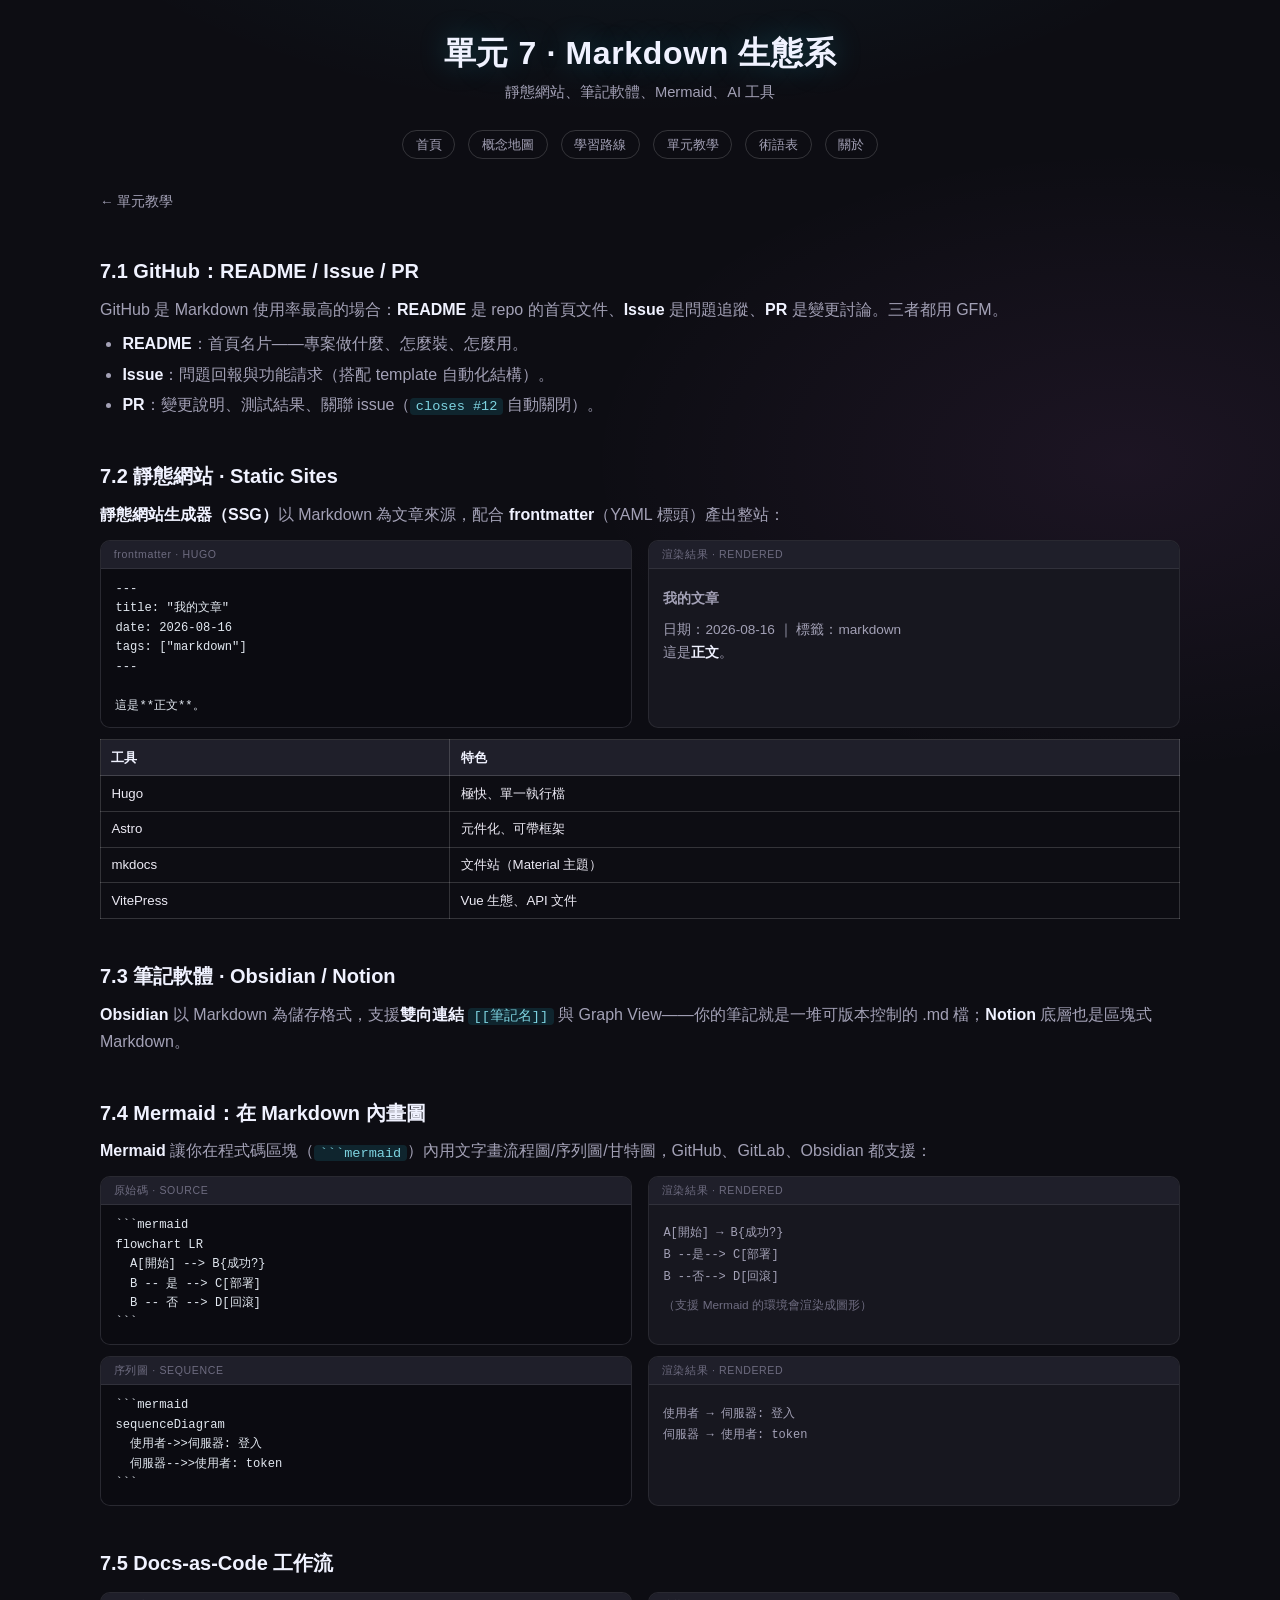
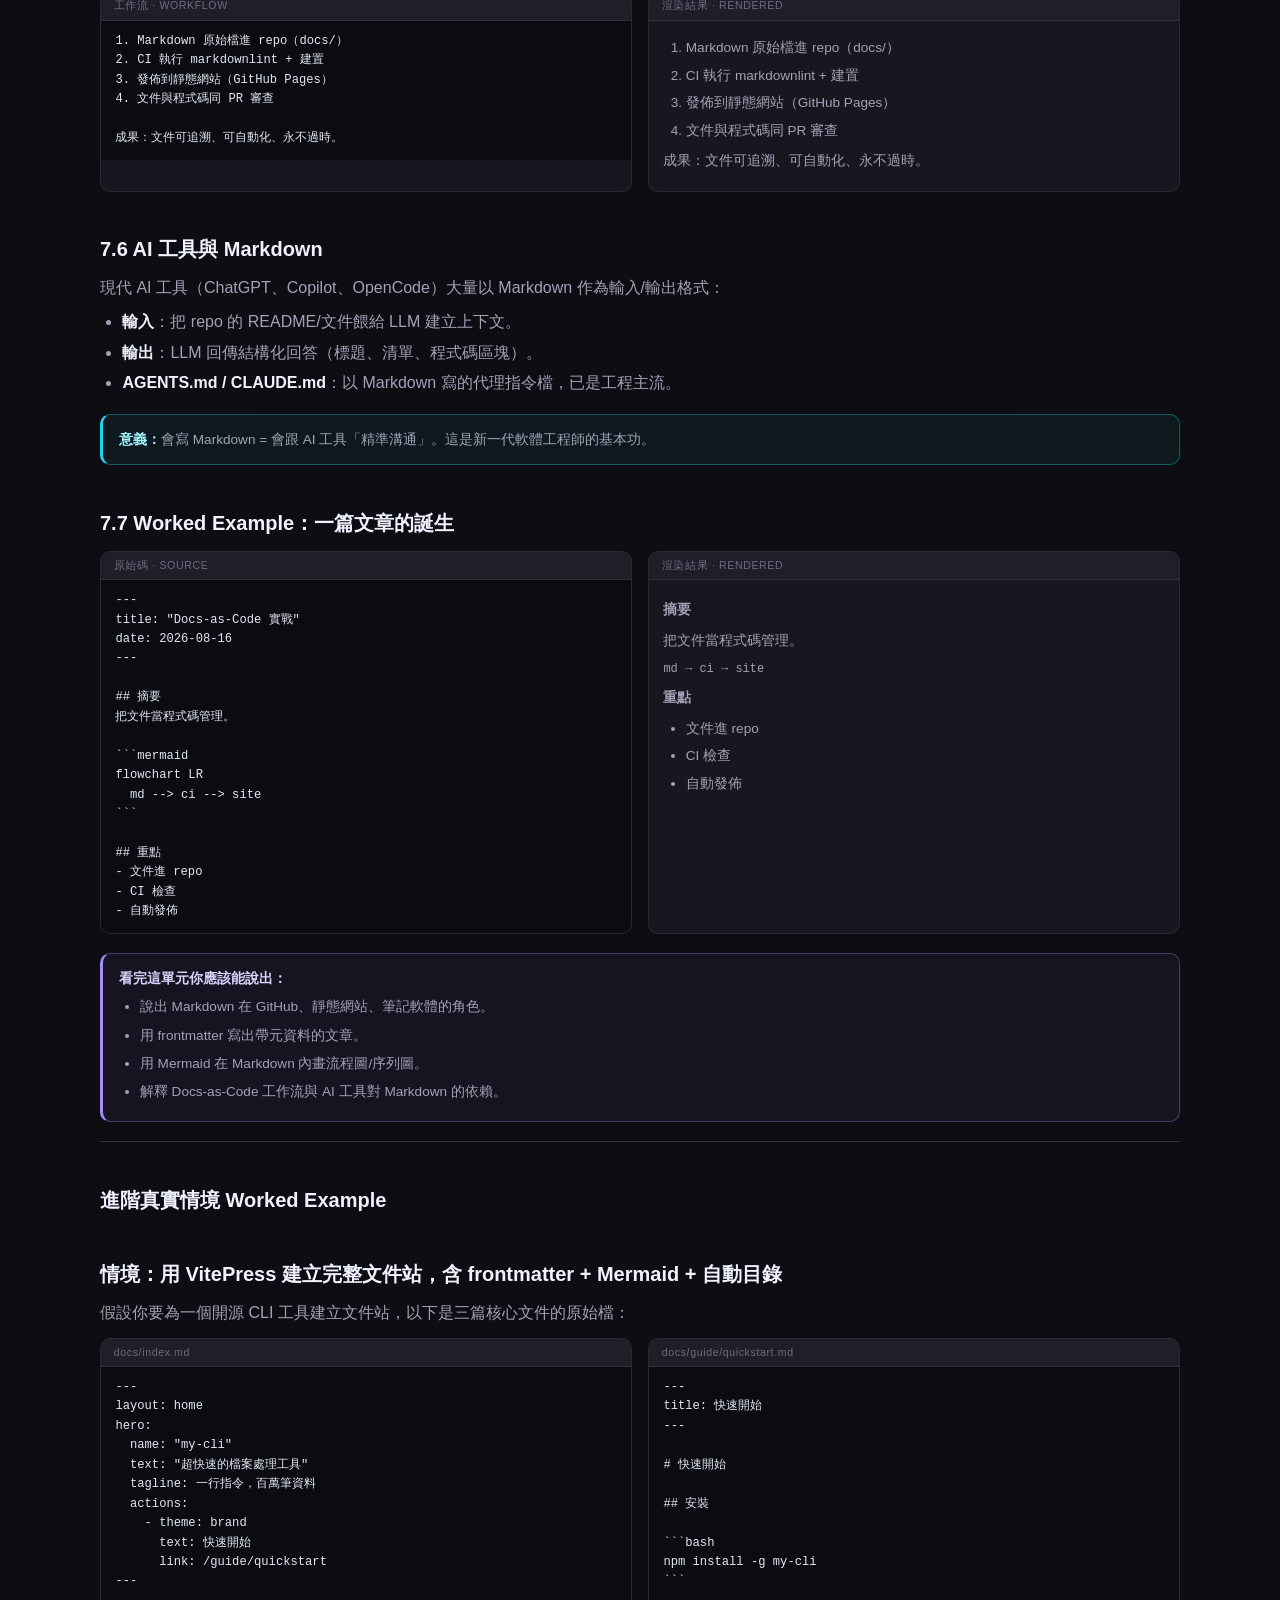
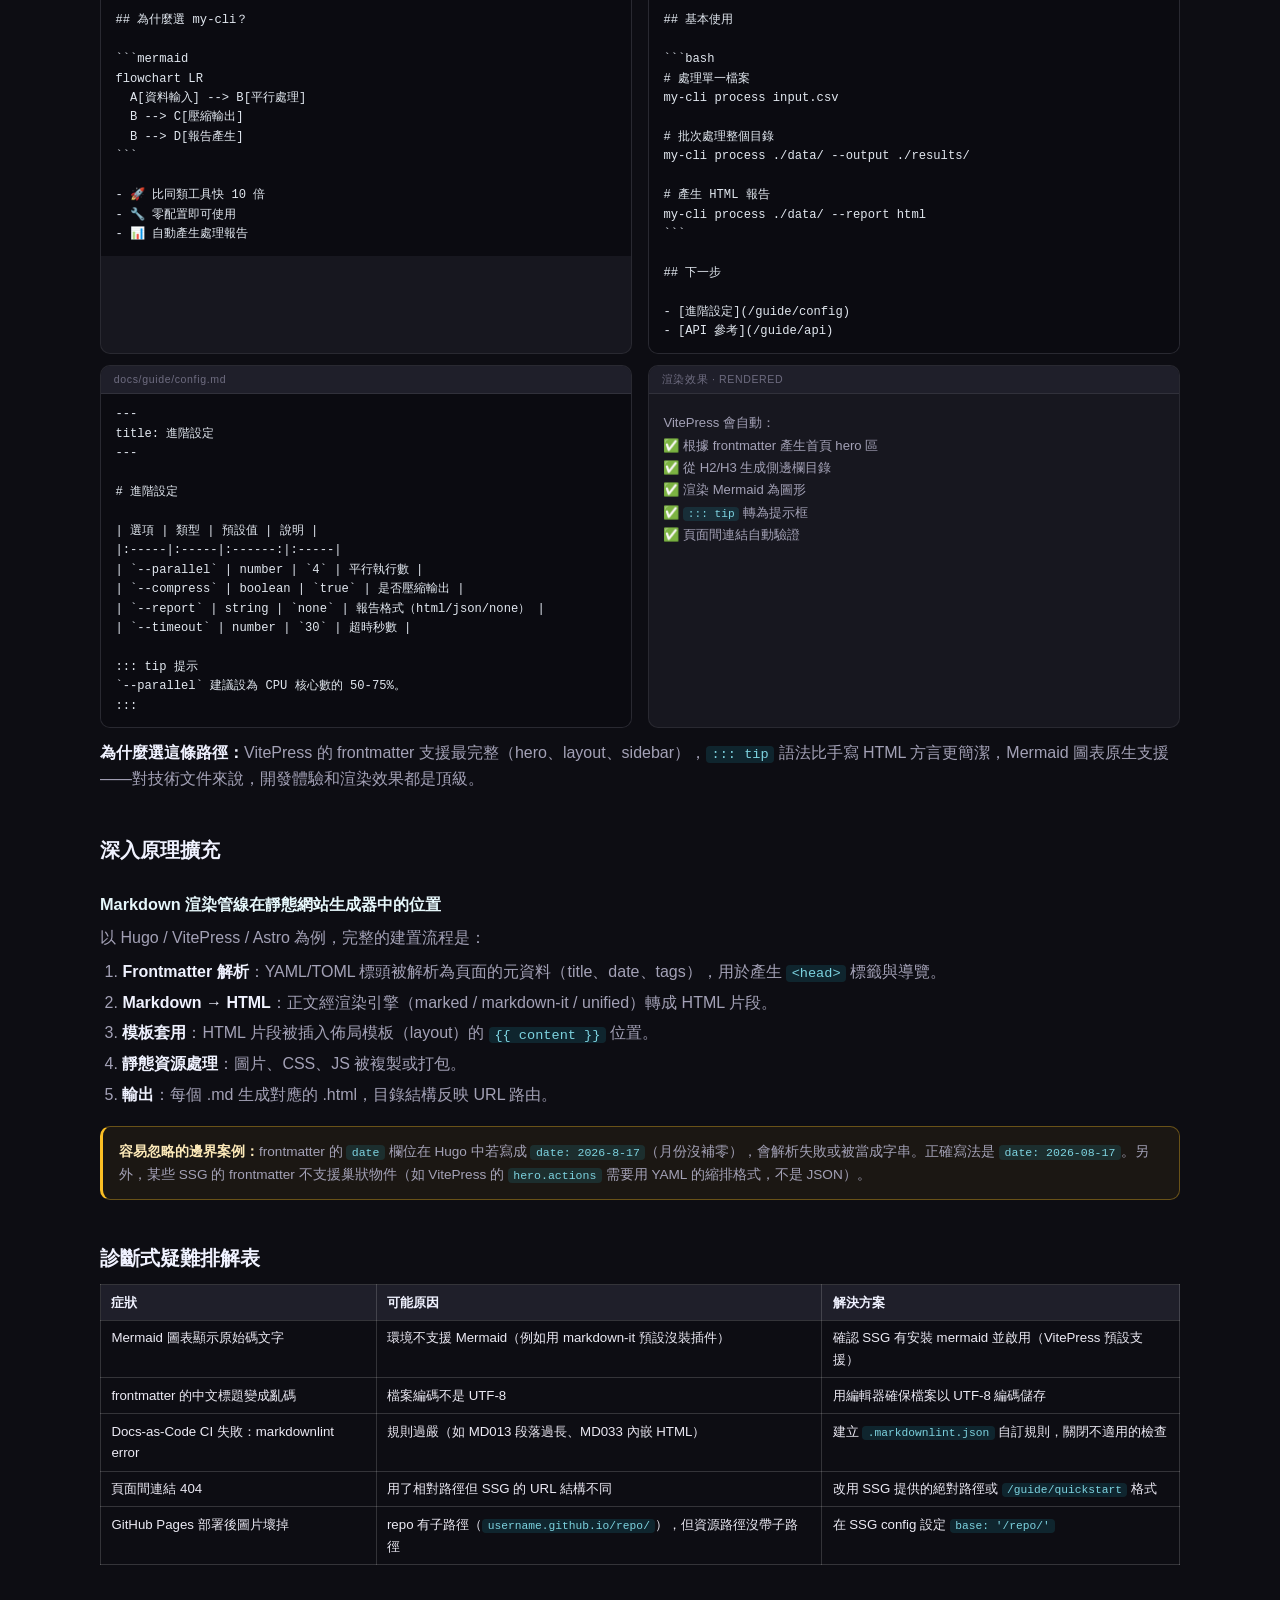
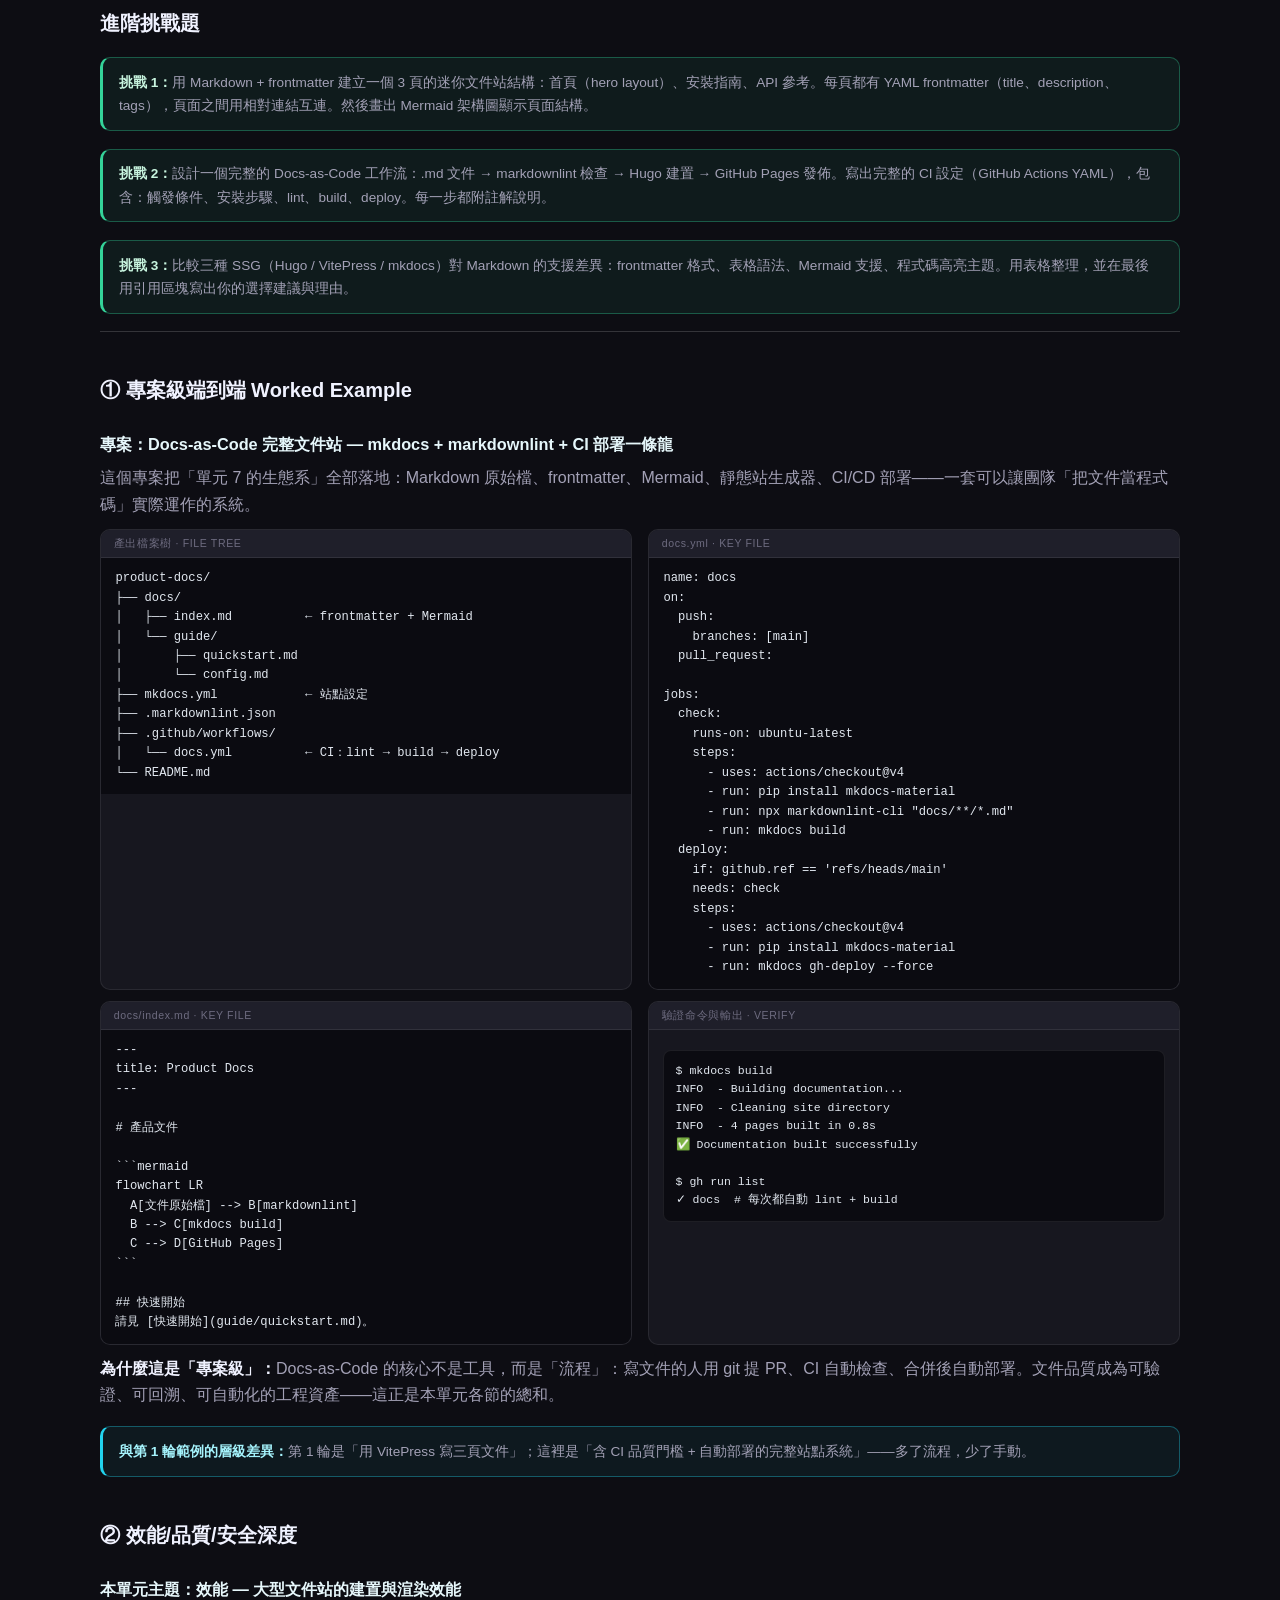
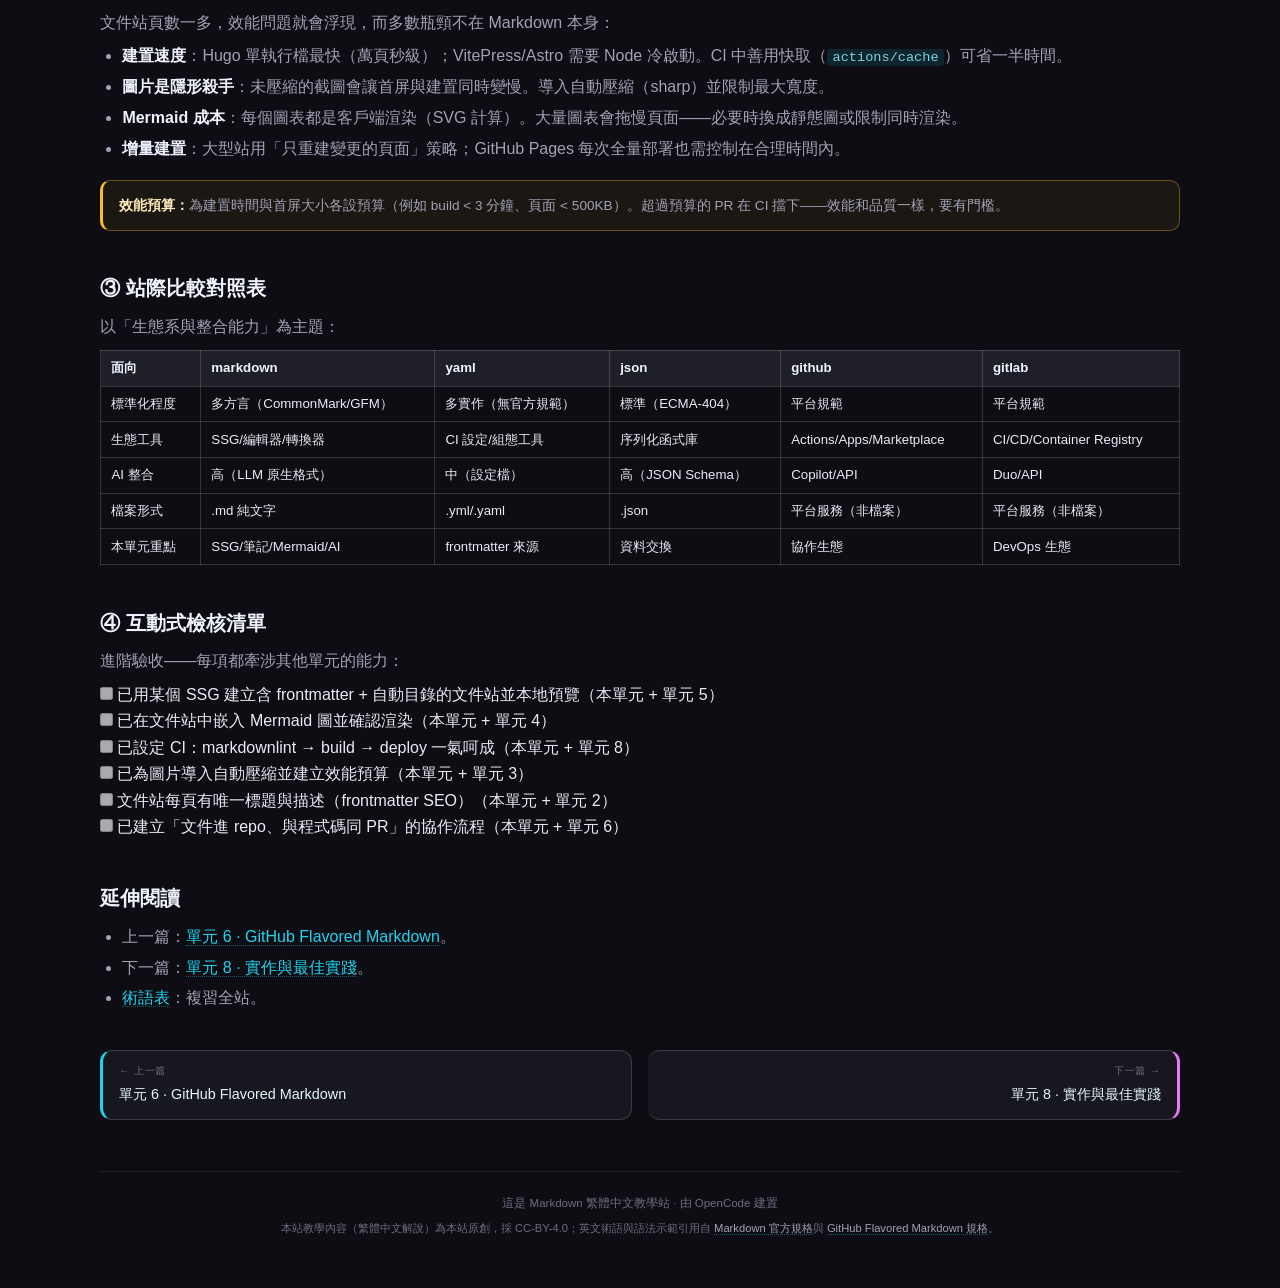
<file: docs/unit-07-markdown-ecosystem.html>
<!DOCTYPE html>
<html lang="zh-Hant">
<head>
<meta charset="UTF-8">
<meta name="viewport" content="width=device-width, initial-scale=1.0">
<title>單元 7 · Markdown 生態系 · Markdown 繁體中文教學站</title>
<meta name="description" content="README/Issues/PR、靜態網站、Mermaid、Obsidian">
<link rel="icon" type="image/svg+xml" href="../assets/favicon.svg">
<link rel="stylesheet" href="../assets/site.css">
</head>
<body>
<div class="container">
<header>
  <h1>單元 7 · Markdown 生態系</h1>
  <p class="subtitle">靜態網站、筆記軟體、Mermaid、AI 工具</p>
</header>
<nav class="topnav">
  <a href="../index.html">首頁</a>
  <a href="../map.html">概念地圖</a>
  <a href="../learning-path.html">學習路線</a>
  <a href="../docs/index.html">單元教學</a>
  <a href="../glossary.html">術語表</a>
  <a href="../about.html">關於</a>
</nav><div class="back-link"><a href="index.html">← 單元教學</a></div>
<div class="guide">
<h2>7.1 GitHub：README / Issue / PR</h2>
<p>GitHub 是 Markdown 使用率最高的場合：<strong>README</strong> 是 repo 的首頁文件、<strong>Issue</strong> 是問題追蹤、<strong>PR</strong> 是變更討論。三者都用 GFM。</p>
<ul>
<li><strong>README</strong>：首頁名片——專案做什麼、怎麼裝、怎麼用。</li>
<li><strong>Issue</strong>：問題回報與功能請求（搭配 template 自動化結構）。</li>
<li><strong>PR</strong>：變更說明、測試結果、關聯 issue（<code>closes #12</code> 自動關閉）。</li>
</ul>

<h2>7.2 靜態網站 · Static Sites</h2>
<p><strong>靜態網站生成器（SSG）</strong>以 Markdown 為文章來源，配合 <strong>frontmatter</strong>（YAML 標頭）產出整站：</p>
<div class="demo-grid">
  <div class="demo-block"><div class="demo-label">frontmatter · HUGO</div><pre>---
title: "我的文章"
date: 2026-08-16
tags: ["markdown"]
---

這是**正文**。</pre></div>
  <div class="demo-block"><div class="demo-label">渲染結果 · RENDERED</div><div class="demo-render">
    <p style="font-weight:700;">我的文章</p><p>日期：2026-08-16 ｜ 標籤：markdown<br>這是<strong>正文</strong>。</p>
  </div></div>
</div>
<table>
<tr><th>工具</th><th>特色</th></tr>
<tr><td>Hugo</td><td>極快、單一執行檔</td></tr>
<tr><td>Astro</td><td>元件化、可帶框架</td></tr>
<tr><td>mkdocs</td><td>文件站（Material 主題）</td></tr>
<tr><td>VitePress</td><td>Vue 生態、API 文件</td></tr>
</table>

<h2>7.3 筆記軟體 · Obsidian / Notion</h2>
<p><strong>Obsidian</strong> 以 Markdown 為儲存格式，支援<strong>雙向連結</strong> <code>[[筆記名]]</code> 與 Graph View——你的筆記就是一堆可版本控制的 .md 檔；<strong>Notion</strong> 底層也是區塊式 Markdown。</p>

<h2>7.4 Mermaid：在 Markdown 內畫圖</h2>
<p><strong>Mermaid</strong> 讓你在程式碼區塊（<code>```mermaid</code>）內用文字畫流程圖/序列圖/甘特圖，GitHub、GitLab、Obsidian 都支援：</p>
<div class="demo-grid">
  <div class="demo-block"><div class="demo-label">原始碼 · SOURCE</div><pre>```mermaid
flowchart LR
  A[開始] --> B{成功?}
  B -- 是 --> C[部署]
  B -- 否 --> D[回滾]
```</pre></div>
  <div class="demo-block"><div class="demo-label">渲染結果 · RENDERED</div><div class="demo-render">
    <p style="font-family:var(--font-mono);font-size:0.75rem;line-height:1.8;color:var(--text-soft);">A[開始] → B{成功?}<br>B --是--> C[部署]<br>B --否--> D[回滾]</p>
    <p class="hint">（支援 Mermaid 的環境會渲染成圖形）</p>
  </div></div>
</div>
<div class="demo-grid">
  <div class="demo-block"><div class="demo-label">序列圖 · SEQUENCE</div><pre>```mermaid
sequenceDiagram
  使用者->>伺服器: 登入
  伺服器-->>使用者: token
```</pre></div>
  <div class="demo-block"><div class="demo-label">渲染結果 · RENDERED</div><div class="demo-render">
    <p style="font-family:var(--font-mono);font-size:0.75rem;line-height:1.8;color:var(--text-soft);">使用者 → 伺服器: 登入<br>伺服器 → 使用者: token</p>
  </div></div>
</div>

<h2>7.5 Docs-as-Code 工作流</h2>
<div class="demo-grid">
  <div class="demo-block"><div class="demo-label">工作流 · WORKFLOW</div><pre>1. Markdown 原始檔進 repo（docs/）
2. CI 執行 markdownlint + 建置
3. 發佈到靜態網站（GitHub Pages）
4. 文件與程式碼同 PR 審查

成果：文件可追溯、可自動化、永不過時。</pre></div>
  <div class="demo-block"><div class="demo-label">渲染結果 · RENDERED</div><div class="demo-render">
    <ol style="margin:0.2rem 0 0.3rem 1.4rem;">
      <li>Markdown 原始檔進 repo（docs/）</li><li>CI 執行 markdownlint + 建置</li>
      <li>發佈到靜態網站（GitHub Pages）</li><li>文件與程式碼同 PR 審查</li>
    </ol>
    <p style="color:var(--text-soft)">成果：文件可追溯、可自動化、永不過時。</p>
  </div></div>
</div>

<h2>7.6 AI 工具與 Markdown</h2>
<p>現代 AI 工具（ChatGPT、Copilot、OpenCode）大量以 Markdown 作為輸入/輸出格式：</p>
<ul>
<li><strong>輸入</strong>：把 repo 的 README/文件餵給 LLM 建立上下文。</li>
<li><strong>輸出</strong>：LLM 回傳結構化回答（標題、清單、程式碼區塊）。</li>
<li><strong>AGENTS.md / CLAUDE.md</strong>：以 Markdown 寫的代理指令檔，已是工程主流。</li>
</ul>
<div class="callout info"><strong>意義：</strong>會寫 Markdown = 會跟 AI 工具「精準溝通」。這是新一代軟體工程師的基本功。</div>

<h2>7.7 Worked Example：一篇文章的誕生</h2>
<div class="demo-grid">
  <div class="demo-block"><div class="demo-label">原始碼 · SOURCE</div><pre>---
title: "Docs-as-Code 實戰"
date: 2026-08-16
---

## 摘要
把文件當程式碼管理。

```mermaid
flowchart LR
  md --> ci --> site
```

## 重點
- 文件進 repo
- CI 檢查
- 自動發佈</pre></div>
  <div class="demo-block"><div class="demo-label">渲染結果 · RENDERED</div><div class="demo-render">
    <p style="font-weight:700;">摘要</p><p>把文件當程式碼管理。</p>
    <p style="font-family:var(--font-mono);font-size:0.75rem;color:var(--text-soft);">md → ci → site</p>
    <p style="font-weight:700;">重點</p>
    <ul style="margin:0.2rem 0 0.3rem 1.4rem;"><li>文件進 repo</li><li>CI 檢查</li><li>自動發佈</li></ul>
  </div></div>
</div>

  <div class="outcome">
    <strong>看完這單元你應該能說出：</strong>
    <ul><li>說出 Markdown 在 GitHub、靜態網站、筆記軟體的角色。</li><li>用 frontmatter 寫出帶元資料的文章。</li><li>用 Mermaid 在 Markdown 內畫流程圖/序列圖。</li><li>解釋 Docs-as-Code 工作流與 AI 工具對 Markdown 的依賴。</li></ul>
  </div>

<hr>
<h2>進階真實情境 Worked Example</h2>
<h2>情境：用 VitePress 建立完整文件站，含 frontmatter + Mermaid + 自動目錄</h2>
<p>假設你要為一個開源 CLI 工具建立文件站，以下是三篇核心文件的原始檔：</p>
<div class="demo-grid">
  <div class="demo-block"><div class="demo-label">docs/index.md</div><pre>---
layout: home
hero:
  name: "my-cli"
  text: "超快速的檔案處理工具"
  tagline: 一行指令，百萬筆資料
  actions:
    - theme: brand
      text: 快速開始
      link: /guide/quickstart
---

## 為什麼選 my-cli？

```mermaid
flowchart LR
  A[資料輸入] --> B[平行處理]
  B --> C[壓縮輸出]
  B --> D[報告產生]
```

- 🚀 比同類工具快 10 倍
- 🔧 零配置即可使用
- 📊 自動產生處理報告</pre></div>
  <div class="demo-block"><div class="demo-label">docs/guide/quickstart.md</div><pre>---
title: 快速開始
---

# 快速開始

## 安裝

```bash
npm install -g my-cli
```

## 基本使用

```bash
# 處理單一檔案
my-cli process input.csv

# 批次處理整個目錄
my-cli process ./data/ --output ./results/

# 產生 HTML 報告
my-cli process ./data/ --report html
```

## 下一步

- [進階設定](/guide/config)
- [API 參考](/guide/api)</pre></div>
</div>
<div class="demo-grid">
  <div class="demo-block"><div class="demo-label">docs/guide/config.md</div><pre>---
title: 進階設定
---

# 進階設定

| 選項 | 類型 | 預設值 | 說明 |
|:-----|:-----|:------:|:-----|
| `--parallel` | number | `4` | 平行執行數 |
| `--compress` | boolean | `true` | 是否壓縮輸出 |
| `--report` | string | `none` | 報告格式（html/json/none） |
| `--timeout` | number | `30` | 超時秒數 |

::: tip 提示
`--parallel` 建議設為 CPU 核心數的 50-75%。
:::</pre></div>
  <div class="demo-block"><div class="demo-label">渲染效果 · RENDERED</div><div class="demo-render">
    <p style="font-size:0.82rem;">VitePress 會自動：<br>✅ 根據 frontmatter 產生首頁 hero 區<br>✅ 從 H2/H3 生成側邊欄目錄<br>✅ 渲染 Mermaid 為圖形<br>✅ <code>::: tip</code> 轉為提示框<br>✅ 頁面間連結自動驗證</p>
  </div></div>
</div>
<p><strong>為什麼選這條路徑：</strong>VitePress 的 frontmatter 支援最完整（hero、layout、sidebar），<code>::: tip</code> 語法比手寫 HTML 方言更簡潔，Mermaid 圖表原生支援——對技術文件來說，開發體驗和渲染效果都是頂級。</p>

<h2>深入原理擴充</h2>
<h3>Markdown 渲染管線在靜態網站生成器中的位置</h3>
<p>以 Hugo / VitePress / Astro 為例，完整的建置流程是：</p>
<ol>
<li><strong>Frontmatter 解析</strong>：YAML/TOML 標頭被解析為頁面的元資料（title、date、tags），用於產生 <code>&lt;head&gt;</code> 標籤與導覽。</li>
<li><strong>Markdown → HTML</strong>：正文經渲染引擎（marked / markdown-it / unified）轉成 HTML 片段。</li>
<li><strong>模板套用</strong>：HTML 片段被插入佈局模板（layout）的 <code>{{ content }}</code> 位置。</li>
<li><strong>靜態資源處理</strong>：圖片、CSS、JS 被複製或打包。</li>
<li><strong>輸出</strong>：每個 .md 生成對應的 .html，目錄結構反映 URL 路由。</li>
</ol>
<div class="callout warn"><strong>容易忽略的邊界案例：</strong>frontmatter 的 <code>date</code> 欄位在 Hugo 中若寫成 <code>date: 2026-8-17</code>（月份沒補零），會解析失敗或被當成字串。正確寫法是 <code>date: 2026-08-17</code>。另外，某些 SSG 的 frontmatter 不支援巢狀物件（如 VitePress 的 <code>hero.actions</code> 需要用 YAML 的縮排格式，不是 JSON）。</div>

<h2>診斷式疑難排解表</h2>
<table>
<tr><th>症狀</th><th>可能原因</th><th>解決方案</th></tr>
<tr><td>Mermaid 圖表顯示原始碼文字</td><td>環境不支援 Mermaid（例如用 markdown-it 預設沒裝插件）</td><td>確認 SSG 有安裝 mermaid 並啟用（VitePress 預設支援）</td></tr>
<tr><td>frontmatter 的中文標題變成亂碼</td><td>檔案編碼不是 UTF-8</td><td>用編輯器確保檔案以 UTF-8 編碼儲存</td></tr>
<tr><td>Docs-as-Code CI 失敗：markdownlint error</td><td>規則過嚴（如 MD013 段落過長、MD033 內嵌 HTML）</td><td>建立 <code>.markdownlint.json</code> 自訂規則，關閉不適用的檢查</td></tr>
<tr><td>頁面間連結 404</td><td>用了相對路徑但 SSG 的 URL 結構不同</td><td>改用 SSG 提供的絕對路徑或 <code>/guide/quickstart</code> 格式</td></tr>
<tr><td>GitHub Pages 部署後圖片壞掉</td><td>repo 有子路徑（<code>username.github.io/repo/</code>），但資源路徑沒帶子路徑</td><td>在 SSG config 設定 <code>base: '/repo/'</code></td></tr>
</table>

<h2>進階挑戰題</h2>
<div class="callout"><strong>挑戰 1：</strong>用 Markdown + frontmatter 建立一個 3 頁的迷你文件站結構：首頁（hero layout）、安裝指南、API 參考。每頁都有 YAML frontmatter（title、description、tags），頁面之間用相對連結互連。然後畫出 Mermaid 架構圖顯示頁面結構。</div>
<div class="callout"><strong>挑戰 2：</strong>設計一個完整的 Docs-as-Code 工作流：.md 文件 → markdownlint 檢查 → Hugo 建置 → GitHub Pages 發佈。寫出完整的 CI 設定（GitHub Actions YAML），包含：觸發條件、安裝步驟、lint、build、deploy。每一步都附註解說明。</div>
<div class="callout"><strong>挑戰 3：</strong>比較三種 SSG（Hugo / VitePress / mkdocs）對 Markdown 的支援差異：frontmatter 格式、表格語法、Mermaid 支援、程式碼高亮主題。用表格整理，並在最後用引用區塊寫出你的選擇建議與理由。</div>

  <hr>
<h2>① 專案級端到端 Worked Example</h2>
<h3>專案：Docs-as-Code 完整文件站 — mkdocs + markdownlint + CI 部署一條龍</h3>
<p>這個專案把「單元 7 的生態系」全部落地：Markdown 原始檔、frontmatter、Mermaid、靜態站生成器、CI/CD 部署——一套可以讓團隊「把文件當程式碼」實際運作的系統。</p>
<div class="demo-grid">
  <div class="demo-block"><div class="demo-label">產出檔案樹 · FILE TREE</div><pre>product-docs/
├── docs/
│   ├── index.md          ← frontmatter + Mermaid
│   └── guide/
│       ├── quickstart.md
│       └── config.md
├── mkdocs.yml            ← 站點設定
├── .markdownlint.json
├── .github/workflows/
│   └── docs.yml          ← CI：lint → build → deploy
└── README.md</pre></div>
  <div class="demo-block"><div class="demo-label">docs.yml · KEY FILE</div><pre>name: docs
on:
  push:
    branches: [main]
  pull_request:

jobs:
  check:
    runs-on: ubuntu-latest
    steps:
      - uses: actions/checkout@v4
      - run: pip install mkdocs-material
      - run: npx markdownlint-cli "docs/**/*.md"
      - run: mkdocs build
  deploy:
    if: github.ref == 'refs/heads/main'
    needs: check
    steps:
      - uses: actions/checkout@v4
      - run: pip install mkdocs-material
      - run: mkdocs gh-deploy --force</pre></div>
</div>
<div class="demo-grid">
  <div class="demo-block"><div class="demo-label">docs/index.md · KEY FILE</div><pre>---
title: Product Docs
---

# 產品文件

```mermaid
flowchart LR
  A[文件原始檔] --> B[markdownlint]
  B --> C[mkdocs build]
  C --> D[GitHub Pages]
```

## 快速開始
請見 [快速開始](guide/quickstart.md)。</pre></div>
  <div class="demo-block"><div class="demo-label">驗證命令與輸出 · VERIFY</div><div class="demo-render">
    <pre style="background:#0b0b11;border:1px solid var(--line);border-radius:8px;padding:0.7rem;font-size:0.72rem;">$ mkdocs build
INFO  - Building documentation...
INFO  - Cleaning site directory
INFO  - 4 pages built in 0.8s
✅ Documentation built successfully

$ gh run list
✓ docs  # 每次都自動 lint + build</pre>
  </div></div>
</div>
<p><strong>為什麼這是「專案級」：</strong>Docs-as-Code 的核心不是工具，而是「流程」：寫文件的人用 git 提 PR、CI 自動檢查、合併後自動部署。文件品質成為可驗證、可回溯、可自動化的工程資產——這正是本單元各節的總和。</p>
<div class="callout info"><strong>與第 1 輪範例的層級差異：</strong>第 1 輪是「用 VitePress 寫三頁文件」；這裡是「含 CI 品質門檻 + 自動部署的完整站點系統」——多了流程，少了手動。</div>

<h2>② 效能/品質/安全深度</h2>
<h3>本單元主題：效能 — 大型文件站的建置與渲染效能</h3>
<p>文件站頁數一多，效能問題就會浮現，而多數瓶頸不在 Markdown 本身：</p>
<ul>
<li><strong>建置速度</strong>：Hugo 單執行檔最快（萬頁秒級）；VitePress/Astro 需要 Node 冷啟動。CI 中善用快取（<code>actions/cache</code>）可省一半時間。</li>
<li><strong>圖片是隱形殺手</strong>：未壓縮的截圖會讓首屏與建置同時變慢。導入自動壓縮（sharp）並限制最大寬度。</li>
<li><strong>Mermaid 成本</strong>：每個圖表都是客戶端渲染（SVG 計算）。大量圖表會拖慢頁面——必要時換成靜態圖或限制同時渲染。</li>
<li><strong>增量建置</strong>：大型站用「只重建變更的頁面」策略；GitHub Pages 每次全量部署也需控制在合理時間內。</li>
</ul>
<div class="callout warn"><strong>效能預算：</strong>為建置時間與首屏大小各設預算（例如 build &lt; 3 分鐘、頁面 &lt; 500KB）。超過預算的 PR 在 CI 擋下——效能和品質一樣，要有門檻。</div>

<h2>③ 站際比較對照表</h2>
<p>以「生態系與整合能力」為主題：</p>
<table>
<tr><th>面向</th><th>markdown</th><th>yaml</th><th>json</th><th>github</th><th>gitlab</th></tr>
<tr><td>標準化程度</td><td>多方言（CommonMark/GFM）</td><td>多實作（無官方規範）</td><td>標準（ECMA-404）</td><td>平台規範</td><td>平台規範</td></tr>
<tr><td>生態工具</td><td>SSG/編輯器/轉換器</td><td>CI 設定/組態工具</td><td>序列化函式庫</td><td>Actions/Apps/Marketplace</td><td>CI/CD/Container Registry</td></tr>
<tr><td>AI 整合</td><td>高（LLM 原生格式）</td><td>中（設定檔）</td><td>高（JSON Schema）</td><td>Copilot/API</td><td>Duo/API</td></tr>
<tr><td>檔案形式</td><td>.md 純文字</td><td>.yml/.yaml</td><td>.json</td><td>平台服務（非檔案）</td><td>平台服務（非檔案）</td></tr>
<tr><td>本單元重點</td><td>SSG/筆記/Mermaid/AI</td><td>frontmatter 來源</td><td>資料交換</td><td>協作生態</td><td>DevOps 生態</td></tr>
</table>

<h2>④ 互動式檢核清單</h2>
<p>進階驗收——每項都牽涉其他單元的能力：</p>
<div class="demo-render">
<input type="checkbox" disabled> 已用某個 SSG 建立含 frontmatter + 自動目錄的文件站並本地預覽（本單元 + 單元 5）<br>
<input type="checkbox" disabled> 已在文件站中嵌入 Mermaid 圖並確認渲染（本單元 + 單元 4）<br>
<input type="checkbox" disabled> 已設定 CI：markdownlint → build → deploy 一氣呵成（本單元 + 單元 8）<br>
<input type="checkbox" disabled> 已為圖片導入自動壓縮並建立效能預算（本單元 + 單元 3）<br>
<input type="checkbox" disabled> 文件站每頁有唯一標題與描述（frontmatter SEO）（本單元 + 單元 2）<br>
<input type="checkbox" disabled> 已建立「文件進 repo、與程式碼同 PR」的協作流程（本單元 + 單元 6）<br>
</div>

  <h2>延伸閱讀</h2>
  <ul>
<li>上一篇：<a href="unit-06-github-flavored-markdown.html">單元 6 · GitHub Flavored Markdown</a>。</li>
<li>下一篇：<a href="unit-08-practice-best-practices.html">單元 8 · 實作與最佳實踐</a>。</li>
<li><a href="../glossary.html">術語表</a>：複習全站。</li>
</ul>

<div class="next-prev">
    <a href="unit-06-github-flavored-markdown.html"><div class="np-label">← 上一篇</div><div class="np-name">單元 6 · GitHub Flavored Markdown</div></a>
    <a class="np-next" href="unit-08-practice-best-practices.html"><div class="np-label">下一篇 →</div><div class="np-name">單元 8 · 實作與最佳實踐</div></a>
</div>
</div>
<footer>這是 Markdown 繁體中文教學站 · 由 OpenCode 建置<br>
  <span class="footer-license">本站教學內容（繁體中文解說）為本站原創，採 CC-BY-4.0；英文術語與語法示範引用自 <a href="https://daringfireball.net/projects/markdown/" rel="noopener">Markdown 官方規格</a>與 <a href="https://github.github.com/gfm/" rel="noopener">GitHub Flavored Markdown 規格</a>。</span></footer>
</div></body></html>
</file>
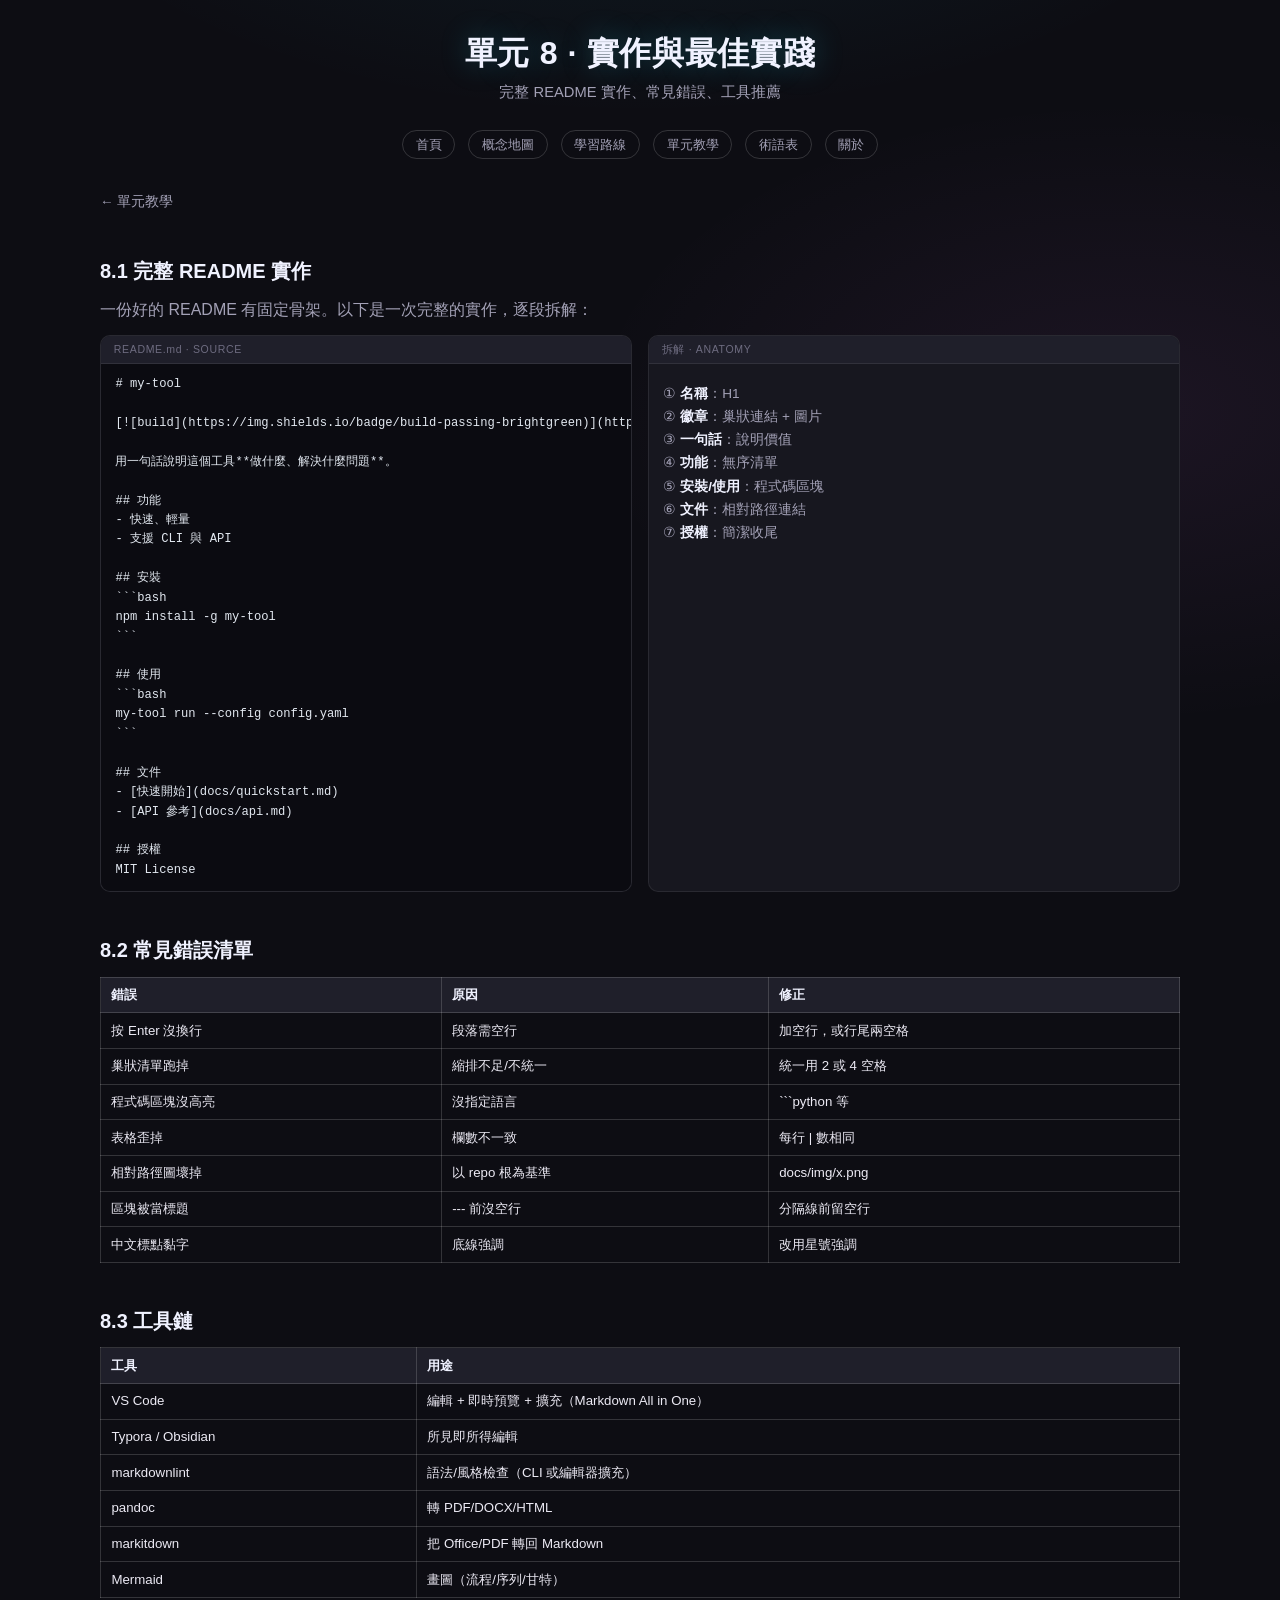
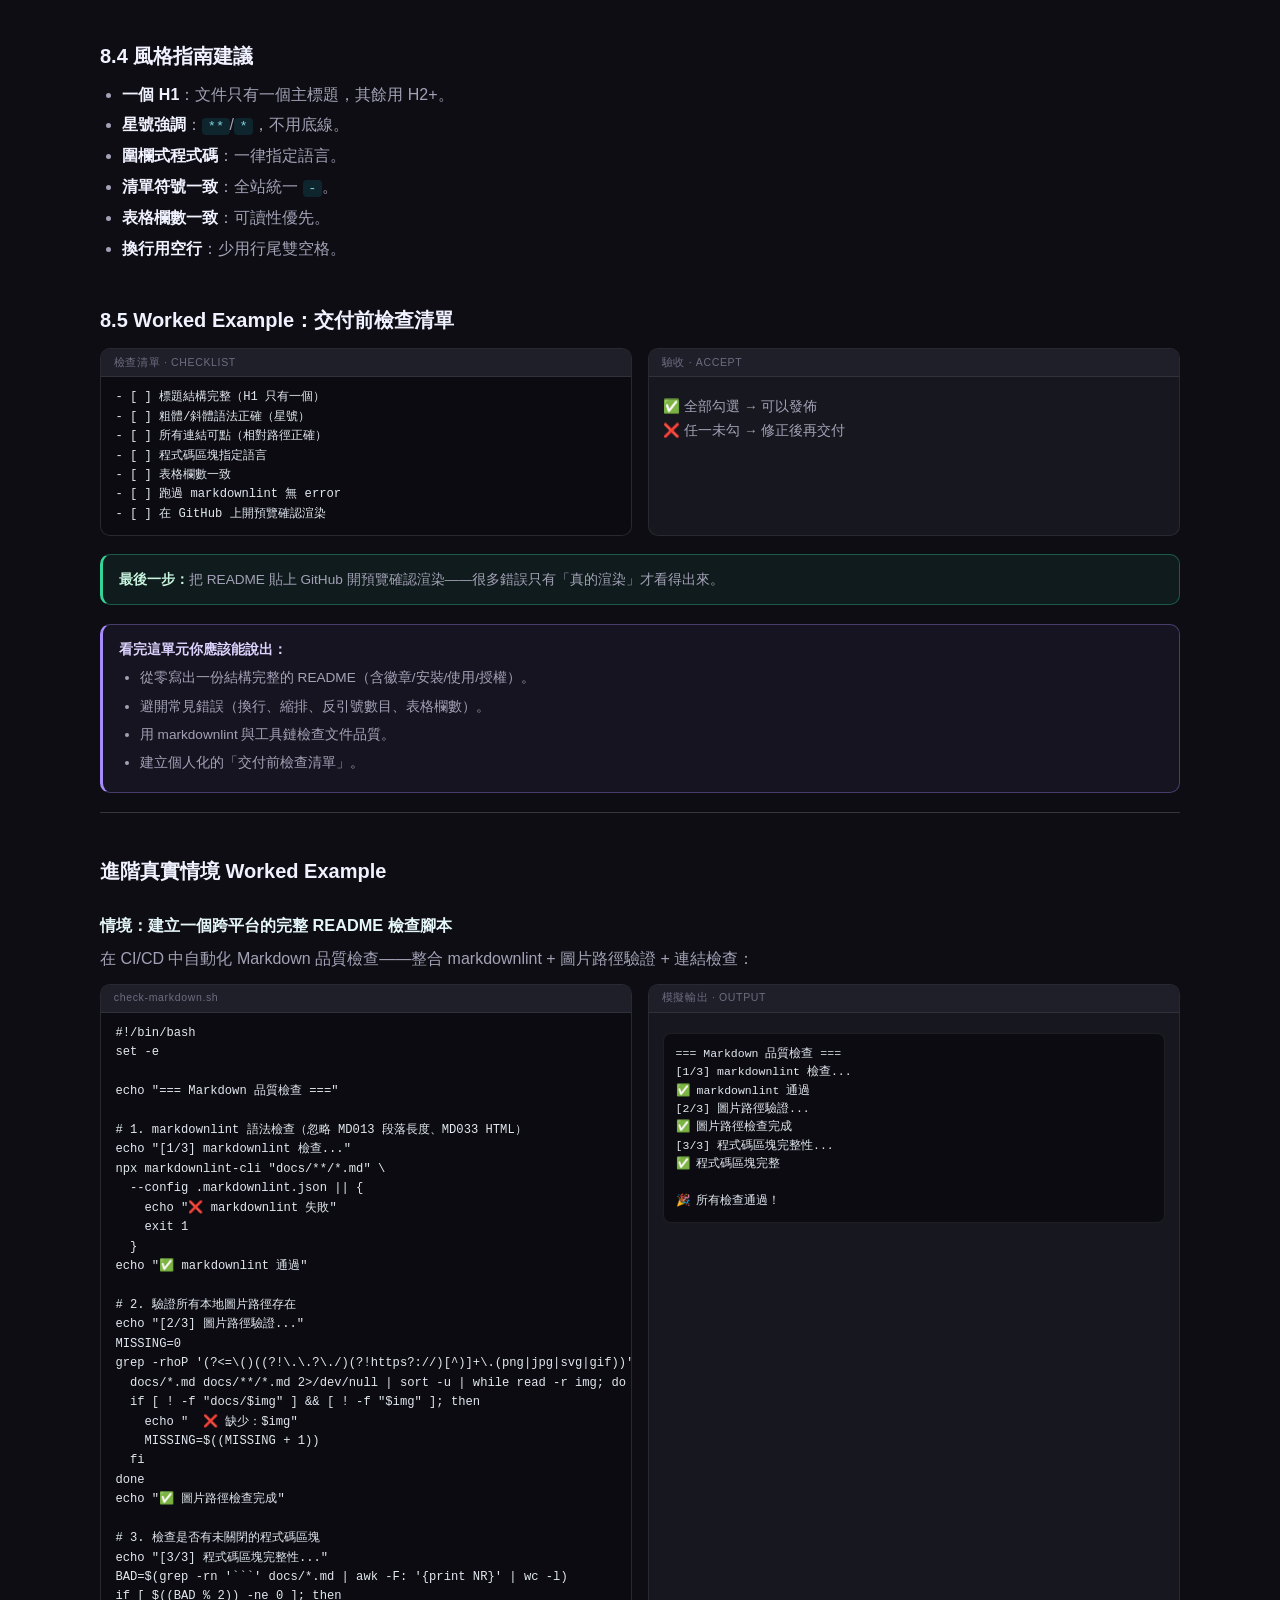
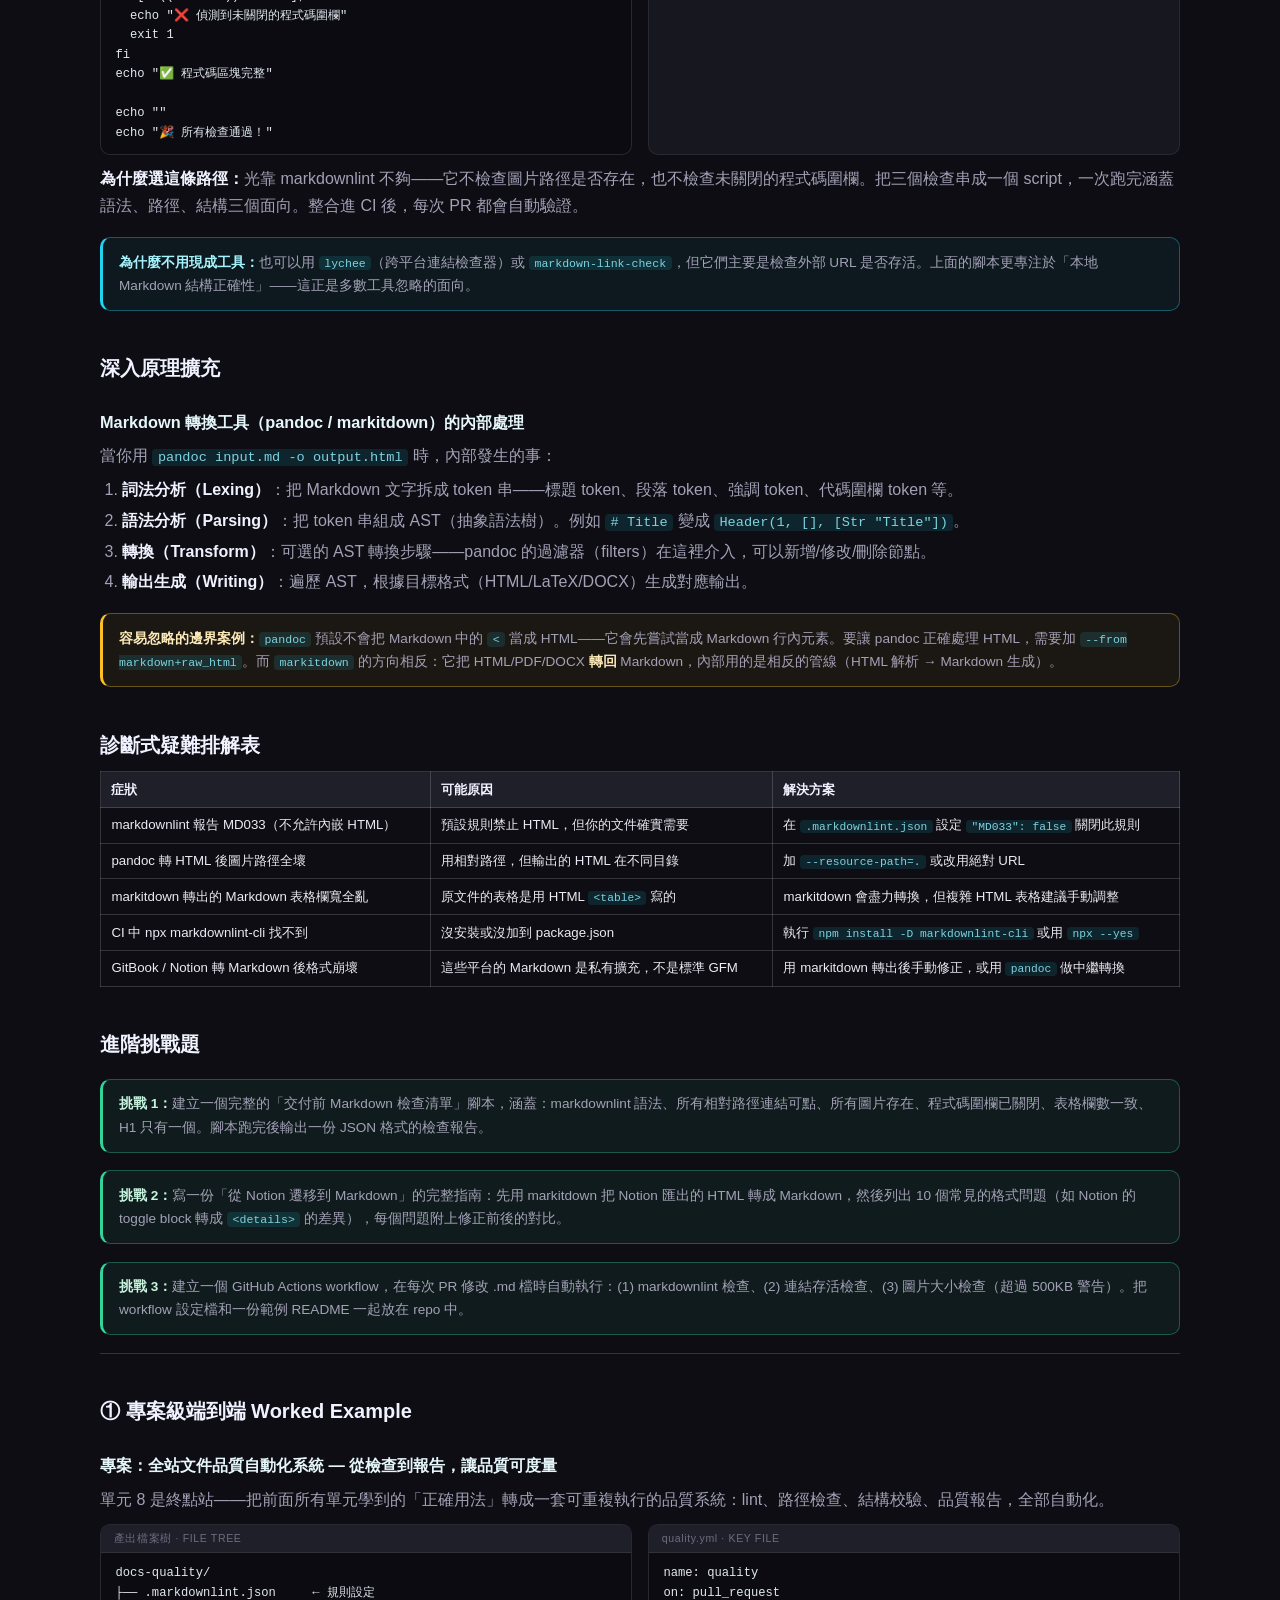
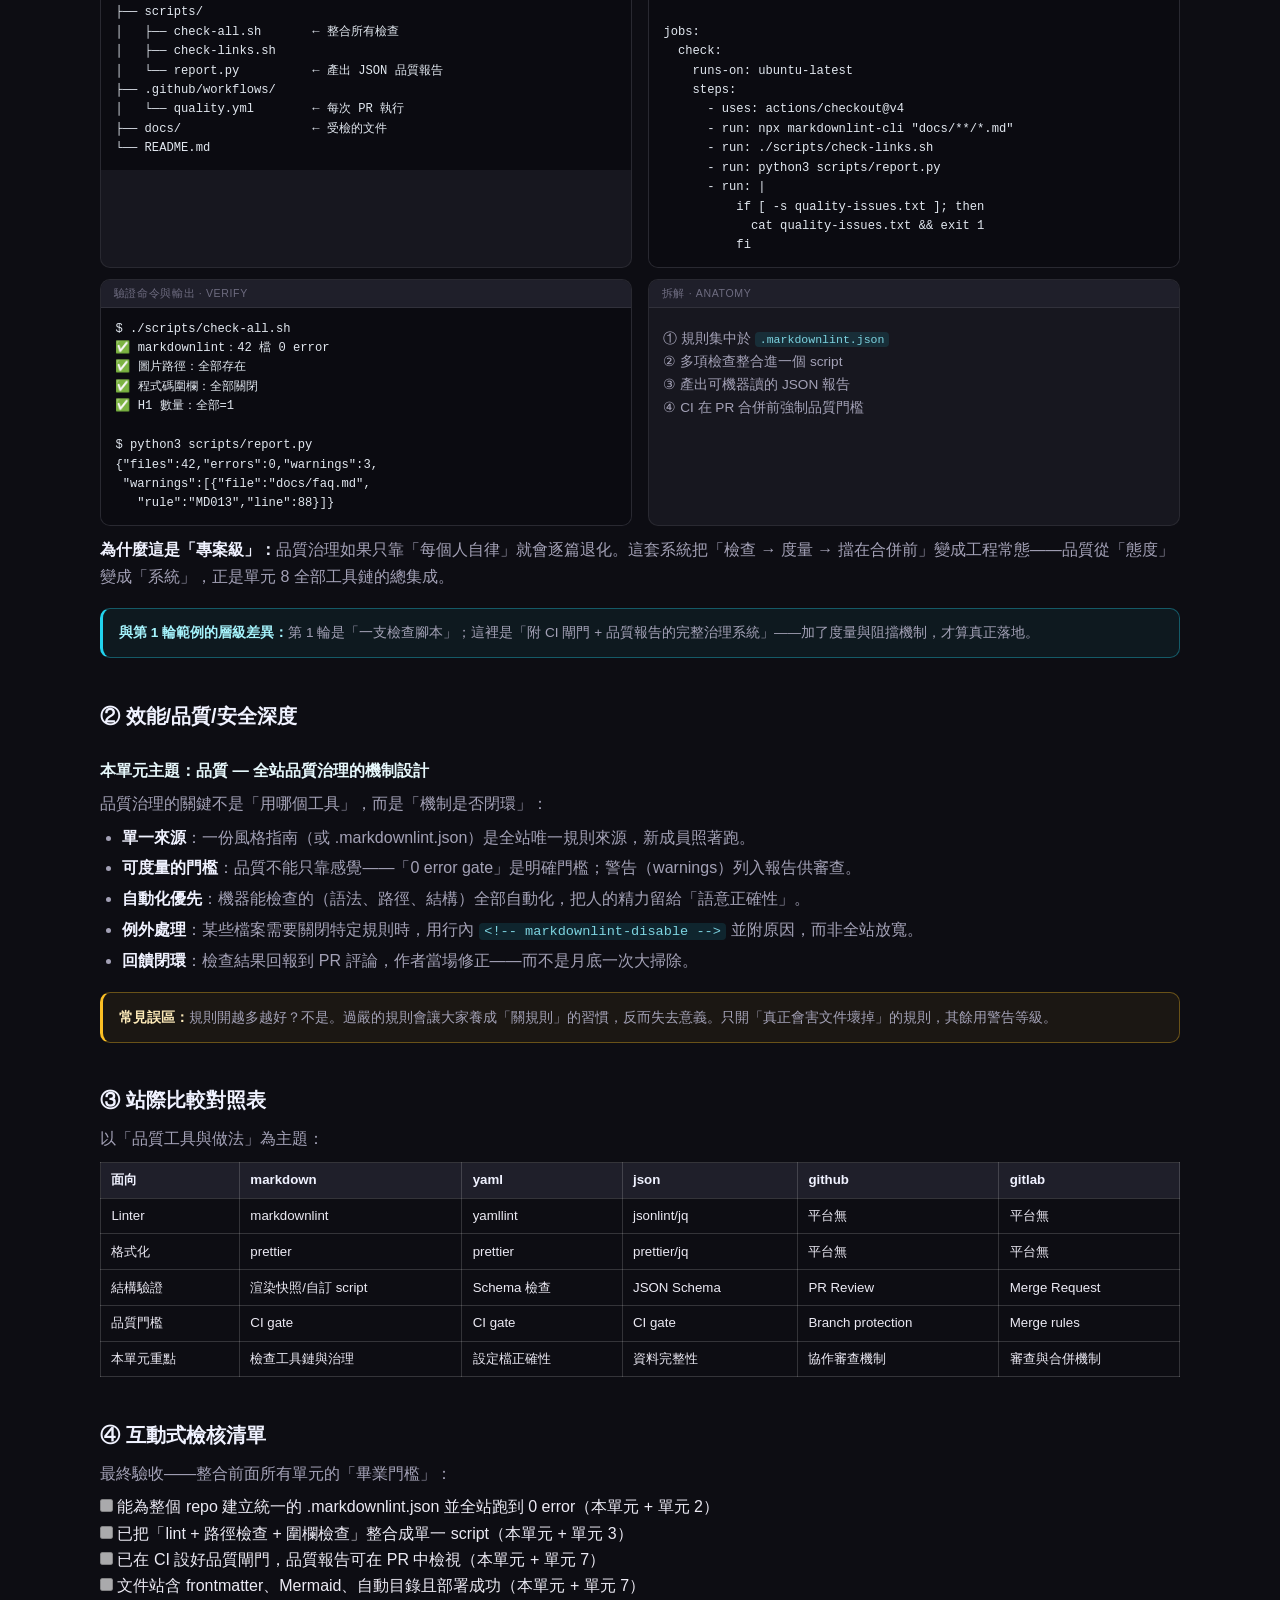
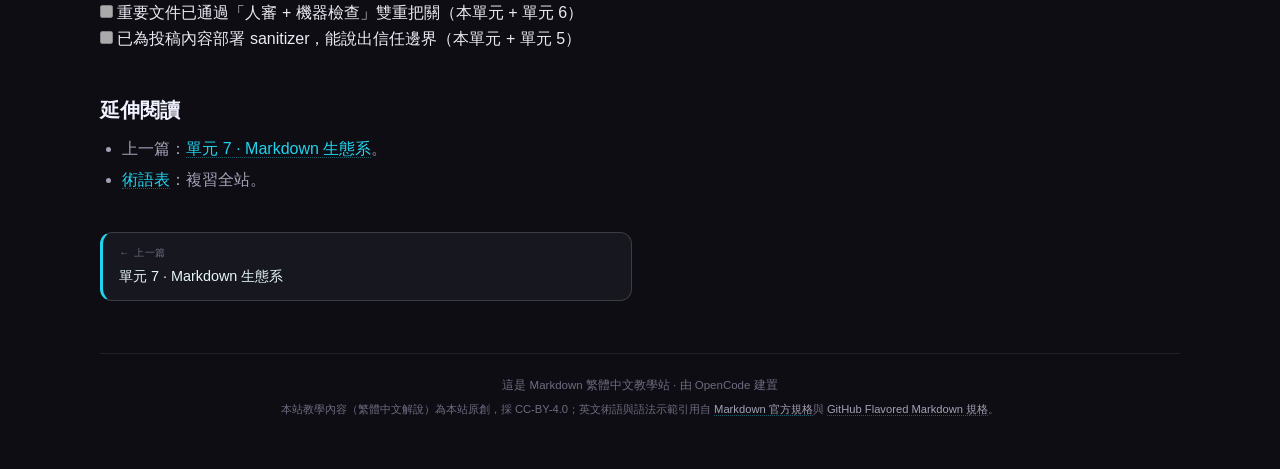
<file: docs/unit-08-practice-best-practices.html>
<!DOCTYPE html>
<html lang="zh-Hant">
<head>
<meta charset="UTF-8">
<meta name="viewport" content="width=device-width, initial-scale=1.0">
<title>單元 8 · 實作與最佳實踐 · Markdown 繁體中文教學站</title>
<meta name="description" content="完整 README 實作、常見錯誤、工具推薦">
<link rel="icon" type="image/svg+xml" href="../assets/favicon.svg">
<link rel="stylesheet" href="../assets/site.css">
</head>
<body>
<div class="container">
<header>
  <h1>單元 8 · 實作與最佳實踐</h1>
  <p class="subtitle">完整 README 實作、常見錯誤、工具推薦</p>
</header>
<nav class="topnav">
  <a href="../index.html">首頁</a>
  <a href="../map.html">概念地圖</a>
  <a href="../learning-path.html">學習路線</a>
  <a href="../docs/index.html">單元教學</a>
  <a href="../glossary.html">術語表</a>
  <a href="../about.html">關於</a>
</nav><div class="back-link"><a href="index.html">← 單元教學</a></div>
<div class="guide">
<h2>8.1 完整 README 實作</h2>
<p>一份好的 README 有固定骨架。以下是一次完整的實作，逐段拆解：</p>
<div class="demo-grid">
  <div class="demo-block"><div class="demo-label">README.md · SOURCE</div><pre># my-tool

[![build](https://img.shields.io/badge/build-passing-brightgreen)](https://ci.example.com)

用一句話說明這個工具**做什麼、解決什麼問題**。

## 功能
- 快速、輕量
- 支援 CLI 與 API

## 安裝
```bash
npm install -g my-tool
```

## 使用
```bash
my-tool run --config config.yaml
```

## 文件
- [快速開始](docs/quickstart.md)
- [API 參考](docs/api.md)

## 授權
MIT License</pre></div>
  <div class="demo-block"><div class="demo-label">拆解 · ANATOMY</div><div class="demo-render">
    <p>① <strong>名稱</strong>：H1<br>② <strong>徽章</strong>：巢狀連結 + 圖片<br>③ <strong>一句話</strong>：說明價值<br>④ <strong>功能</strong>：無序清單<br>⑤ <strong>安裝/使用</strong>：程式碼區塊<br>⑥ <strong>文件</strong>：相對路徑連結<br>⑦ <strong>授權</strong>：簡潔收尾</p>
  </div></div>
</div>

<h2>8.2 常見錯誤清單</h2>
<table>
<tr><th>錯誤</th><th>原因</th><th>修正</th></tr>
<tr><td>按 Enter 沒換行</td><td>段落需空行</td><td>加空行，或行尾兩空格</td></tr>
<tr><td>巢狀清單跑掉</td><td>縮排不足/不統一</td><td>統一用 2 或 4 空格</td></tr>
<tr><td>程式碼區塊沒高亮</td><td>沒指定語言</td><td>```python 等</td></tr>
<tr><td>表格歪掉</td><td>欄數不一致</td><td>每行 | 數相同</td></tr>
<tr><td>相對路徑圖壞掉</td><td>以 repo 根為基準</td><td>docs/img/x.png</td></tr>
<tr><td>區塊被當標題</td><td>--- 前沒空行</td><td>分隔線前留空行</td></tr>
<tr><td>中文標點黏字</td><td>底線強調</td><td>改用星號強調</td></tr>
</table>

<h2>8.3 工具鏈</h2>
<table>
<tr><th>工具</th><th>用途</th></tr>
<tr><td>VS Code</td><td>編輯 + 即時預覽 + 擴充（Markdown All in One）</td></tr>
<tr><td>Typora / Obsidian</td><td>所見即所得編輯</td></tr>
<tr><td>markdownlint</td><td>語法/風格檢查（CLI 或編輯器擴充）</td></tr>
<tr><td>pandoc</td><td>轉 PDF/DOCX/HTML</td></tr>
<tr><td>markitdown</td><td>把 Office/PDF 轉回 Markdown</td></tr>
<tr><td>Mermaid</td><td>畫圖（流程/序列/甘特）</td></tr>
</table>

<h2>8.4 風格指南建議</h2>
<ul>
<li><strong>一個 H1</strong>：文件只有一個主標題，其餘用 H2+。</li>
<li><strong>星號強調</strong>：<code>**</code>/<code>*</code>，不用底線。</li>
<li><strong>圍欄式程式碼</strong>：一律指定語言。</li>
<li><strong>清單符號一致</strong>：全站統一 <code>-</code>。</li>
<li><strong>表格欄數一致</strong>：可讀性優先。</li>
<li><strong>換行用空行</strong>：少用行尾雙空格。</li>
</ul>

<h2>8.5 Worked Example：交付前檢查清單</h2>
<div class="demo-grid">
  <div class="demo-block"><div class="demo-label">檢查清單 · CHECKLIST</div><pre>- [ ] 標題結構完整（H1 只有一個）
- [ ] 粗體/斜體語法正確（星號）
- [ ] 所有連結可點（相對路徑正確）
- [ ] 程式碼區塊指定語言
- [ ] 表格欄數一致
- [ ] 跑過 markdownlint 無 error
- [ ] 在 GitHub 上開預覽確認渲染</pre></div>
  <div class="demo-block"><div class="demo-label">驗收 · ACCEPT</div><div class="demo-render">
    <p>✅ 全部勾選 → 可以發佈<br>❌ 任一未勾 → 修正後再交付</p>
  </div></div>
</div>
<div class="callout"><strong>最後一步：</strong>把 README 貼上 GitHub 開預覽確認渲染——很多錯誤只有「真的渲染」才看得出來。</div>

  <div class="outcome">
    <strong>看完這單元你應該能說出：</strong>
    <ul><li>從零寫出一份結構完整的 README（含徽章/安裝/使用/授權）。</li><li>避開常見錯誤（換行、縮排、反引號數目、表格欄數）。</li><li>用 markdownlint 與工具鏈檢查文件品質。</li><li>建立個人化的「交付前檢查清單」。</li></ul>
  </div>

<hr>
<h2>進階真實情境 Worked Example</h2>
<h3>情境：建立一個跨平台的完整 README 檢查腳本</h3>
<p>在 CI/CD 中自動化 Markdown 品質檢查——整合 markdownlint + 圖片路徑驗證 + 連結檢查：</p>
<div class="demo-grid">
  <div class="demo-block"><div class="demo-label">check-markdown.sh</div><pre>#!/bin/bash
set -e

echo "=== Markdown 品質檢查 ==="

# 1. markdownlint 語法檢查（忽略 MD013 段落長度、MD033 HTML）
echo "[1/3] markdownlint 檢查..."
npx markdownlint-cli "docs/**/*.md" \
  --config .markdownlint.json || {
    echo "❌ markdownlint 失敗"
    exit 1
  }
echo "✅ markdownlint 通過"

# 2. 驗證所有本地圖片路徑存在
echo "[2/3] 圖片路徑驗證..."
MISSING=0
grep -rhoP '(?&lt;=\()((?!\.\.?\./)(?!https?://)[^)]+\.(png|jpg|svg|gif))' \
  docs/*.md docs/**/*.md 2>/dev/null | sort -u | while read -r img; do
  if [ ! -f "docs/$img" ] && [ ! -f "$img" ]; then
    echo "  ❌ 缺少：$img"
    MISSING=$((MISSING + 1))
  fi
done
echo "✅ 圖片路徑檢查完成"

# 3. 檢查是否有未關閉的程式碼區塊
echo "[3/3] 程式碼區塊完整性..."
BAD=$(grep -rn '```' docs/*.md | awk -F: '{print NR}' | wc -l)
if [ $((BAD % 2)) -ne 0 ]; then
  echo "❌ 偵測到未關閉的程式碼圍欄"
  exit 1
fi
echo "✅ 程式碼區塊完整"

echo ""
echo "🎉 所有檢查通過！"</pre></div>
  <div class="demo-block"><div class="demo-label">模擬輸出 · OUTPUT</div><div class="demo-render">
    <pre style="background:#0b0b11;border:1px solid var(--line);border-radius:8px;padding:0.7rem;font-size:0.72rem;">=== Markdown 品質檢查 ===
[1/3] markdownlint 檢查...
✅ markdownlint 通過
[2/3] 圖片路徑驗證...
✅ 圖片路徑檢查完成
[3/3] 程式碼區塊完整性...
✅ 程式碼區塊完整

🎉 所有檢查通過！</pre>
  </div></div>
</div>
<p><strong>為什麼選這條路徑：</strong>光靠 markdownlint 不夠——它不檢查圖片路徑是否存在，也不檢查未關閉的程式碼圍欄。把三個檢查串成一個 script，一次跑完涵蓋語法、路徑、結構三個面向。整合進 CI 後，每次 PR 都會自動驗證。</p>
<div class="callout info"><strong>為什麼不用現成工具：</strong>也可以用 <code>lychee</code>（跨平台連結檢查器）或 <code>markdown-link-check</code>，但它們主要是檢查外部 URL 是否存活。上面的腳本更專注於「本地 Markdown 結構正確性」——這正是多數工具忽略的面向。</div>

<h2>深入原理擴充</h2>
<h3>Markdown 轉換工具（pandoc / markitdown）的內部處理</h3>
<p>當你用 <code>pandoc input.md -o output.html</code> 時，內部發生的事：</p>
<ol>
<li><strong>詞法分析（Lexing）</strong>：把 Markdown 文字拆成 token 串——標題 token、段落 token、強調 token、代碼圍欄 token 等。</li>
<li><strong>語法分析（Parsing）</strong>：把 token 串組成 AST（抽象語法樹）。例如 <code># Title</code> 變成 <code>Header(1, [], [Str "Title"])</code>。</li>
<li><strong>轉換（Transform）</strong>：可選的 AST 轉換步驟——pandoc 的過濾器（filters）在這裡介入，可以新增/修改/刪除節點。</li>
<li><strong>輸出生成（Writing）</strong>：遍歷 AST，根據目標格式（HTML/LaTeX/DOCX）生成對應輸出。</li>
</ol>
<div class="callout warn"><strong>容易忽略的邊界案例：</strong><code>pandoc</code> 預設不會把 Markdown 中的 <code>&lt;</code> 當成 HTML——它會先嘗試當成 Markdown 行內元素。要讓 pandoc 正確處理 HTML，需要加 <code>--from markdown+raw_html</code>。而 <code>markitdown</code> 的方向相反：它把 HTML/PDF/DOCX <strong>轉回</strong> Markdown，內部用的是相反的管線（HTML 解析 → Markdown 生成）。</div>

<h2>診斷式疑難排解表</h2>
<table>
<tr><th>症狀</th><th>可能原因</th><th>解決方案</th></tr>
<tr><td>markdownlint 報告 MD033（不允許內嵌 HTML）</td><td>預設規則禁止 HTML，但你的文件確實需要</td><td>在 <code>.markdownlint.json</code> 設定 <code>"MD033": false</code> 關閉此規則</td></tr>
<tr><td>pandoc 轉 HTML 後圖片路徑全壞</td><td>用相對路徑，但輸出的 HTML 在不同目錄</td><td>加 <code>--resource-path=.</code> 或改用絕對 URL</td></tr>
<tr><td>markitdown 轉出的 Markdown 表格欄寬全亂</td><td>原文件的表格是用 HTML <code>&lt;table&gt;</code> 寫的</td><td>markitdown 會盡力轉換，但複雜 HTML 表格建議手動調整</td></tr>
<tr><td>CI 中 npx markdownlint-cli 找不到</td><td>沒安裝或沒加到 package.json</td><td>執行 <code>npm install -D markdownlint-cli</code> 或用 <code>npx --yes</code></td></tr>
<tr><td>GitBook / Notion 轉 Markdown 後格式崩壞</td><td>這些平台的 Markdown 是私有擴充，不是標準 GFM</td><td>用 markitdown 轉出後手動修正，或用 <code>pandoc</code> 做中繼轉換</td></tr>
</table>

<h2>進階挑戰題</h2>
<div class="callout"><strong>挑戰 1：</strong>建立一個完整的「交付前 Markdown 檢查清單」腳本，涵蓋：markdownlint 語法、所有相對路徑連結可點、所有圖片存在、程式碼圍欄已關閉、表格欄數一致、H1 只有一個。腳本跑完後輸出一份 JSON 格式的檢查報告。</div>
<div class="callout"><strong>挑戰 2：</strong>寫一份「從 Notion 遷移到 Markdown」的完整指南：先用 markitdown 把 Notion 匯出的 HTML 轉成 Markdown，然後列出 10 個常見的格式問題（如 Notion 的 toggle block 轉成 <code>&lt;details&gt;</code> 的差異），每個問題附上修正前後的對比。</div>
<div class="callout"><strong>挑戰 3：</strong>建立一個 GitHub Actions workflow，在每次 PR 修改 .md 檔時自動執行：(1) markdownlint 檢查、(2) 連結存活檢查、(3) 圖片大小檢查（超過 500KB 警告）。把 workflow 設定檔和一份範例 README 一起放在 repo 中。</div>

  <hr>
<h2>① 專案級端到端 Worked Example</h2>
<h3>專案：全站文件品質自動化系統 — 從檢查到報告，讓品質可度量</h3>
<p>單元 8 是終點站——把前面所有單元學到的「正確用法」轉成一套可重複執行的品質系統：lint、路徑檢查、結構校驗、品質報告，全部自動化。</p>
<div class="demo-grid">
  <div class="demo-block"><div class="demo-label">產出檔案樹 · FILE TREE</div><pre>docs-quality/
├── .markdownlint.json     ← 規則設定
├── scripts/
│   ├── check-all.sh       ← 整合所有檢查
│   ├── check-links.sh
│   └── report.py          ← 產出 JSON 品質報告
├── .github/workflows/
│   └── quality.yml        ← 每次 PR 執行
├── docs/                  ← 受檢的文件
└── README.md</pre></div>
  <div class="demo-block"><div class="demo-label">quality.yml · KEY FILE</div><pre>name: quality
on: pull_request

jobs:
  check:
    runs-on: ubuntu-latest
    steps:
      - uses: actions/checkout@v4
      - run: npx markdownlint-cli "docs/**/*.md"
      - run: ./scripts/check-links.sh
      - run: python3 scripts/report.py
      - run: |
          if [ -s quality-issues.txt ]; then
            cat quality-issues.txt && exit 1
          fi</pre></div>
</div>
<div class="demo-grid">
  <div class="demo-block"><div class="demo-label">驗證命令與輸出 · VERIFY</div><pre>$ ./scripts/check-all.sh
✅ markdownlint：42 檔 0 error
✅ 圖片路徑：全部存在
✅ 程式碼圍欄：全部關閉
✅ H1 數量：全部=1

$ python3 scripts/report.py
{"files":42,"errors":0,"warnings":3,
 "warnings":[{"file":"docs/faq.md",
   "rule":"MD013","line":88}]}</pre></div>
  <div class="demo-block"><div class="demo-label">拆解 · ANATOMY</div><div class="demo-render">
    <p>① 規則集中於 <code>.markdownlint.json</code><br>② 多項檢查整合進一個 script<br>③ 產出可機器讀的 JSON 報告<br>④ CI 在 PR 合併前強制品質門檻</p>
  </div></div>
</div>
<p><strong>為什麼這是「專案級」：</strong>品質治理如果只靠「每個人自律」就會逐篇退化。這套系統把「檢查 → 度量 → 擋在合併前」變成工程常態——品質從「態度」變成「系統」，正是單元 8 全部工具鏈的總集成。</p>
<div class="callout info"><strong>與第 1 輪範例的層級差異：</strong>第 1 輪是「一支檢查腳本」；這裡是「附 CI 閘門 + 品質報告的完整治理系統」——加了度量與阻擋機制，才算真正落地。</div>

<h2>② 效能/品質/安全深度</h2>
<h3>本單元主題：品質 — 全站品質治理的機制設計</h3>
<p>品質治理的關鍵不是「用哪個工具」，而是「機制是否閉環」：</p>
<ul>
<li><strong>單一來源</strong>：一份風格指南（或 .markdownlint.json）是全站唯一規則來源，新成員照著跑。</li>
<li><strong>可度量的門檻</strong>：品質不能只靠感覺——「0 error gate」是明確門檻；警告（warnings）列入報告供審查。</li>
<li><strong>自動化優先</strong>：機器能檢查的（語法、路徑、結構）全部自動化，把人的精力留給「語意正確性」。</li>
<li><strong>例外處理</strong>：某些檔案需要關閉特定規則時，用行內 <code>&lt;!-- markdownlint-disable --&gt;</code> 並附原因，而非全站放寬。</li>
<li><strong>回饋閉環</strong>：檢查結果回報到 PR 評論，作者當場修正——而不是月底一次大掃除。</li>
</ul>
<div class="callout warn"><strong>常見誤區：</strong>規則開越多越好？不是。過嚴的規則會讓大家養成「關規則」的習慣，反而失去意義。只開「真正會害文件壞掉」的規則，其餘用警告等級。</div>

<h2>③ 站際比較對照表</h2>
<p>以「品質工具與做法」為主題：</p>
<table>
<tr><th>面向</th><th>markdown</th><th>yaml</th><th>json</th><th>github</th><th>gitlab</th></tr>
<tr><td>Linter</td><td>markdownlint</td><td>yamllint</td><td>jsonlint/jq</td><td>平台無</td><td>平台無</td></tr>
<tr><td>格式化</td><td>prettier</td><td>prettier</td><td>prettier/jq</td><td>平台無</td><td>平台無</td></tr>
<tr><td>結構驗證</td><td>渲染快照/自訂 script</td><td>Schema 檢查</td><td>JSON Schema</td><td>PR Review</td><td>Merge Request</td></tr>
<tr><td>品質門檻</td><td>CI gate</td><td>CI gate</td><td>CI gate</td><td>Branch protection</td><td>Merge rules</td></tr>
<tr><td>本單元重點</td><td>檢查工具鏈與治理</td><td>設定檔正確性</td><td>資料完整性</td><td>協作審查機制</td><td>審查與合併機制</td></tr>
</table>

<h2>④ 互動式檢核清單</h2>
<p>最終驗收——整合前面所有單元的「畢業門檻」：</p>
<div class="demo-render">
<input type="checkbox" disabled> 能為整個 repo 建立統一的 .markdownlint.json 並全站跑到 0 error（本單元 + 單元 2）<br>
<input type="checkbox" disabled> 已把「lint + 路徑檢查 + 圍欄檢查」整合成單一 script（本單元 + 單元 3）<br>
<input type="checkbox" disabled> 已在 CI 設好品質閘門，品質報告可在 PR 中檢視（本單元 + 單元 7）<br>
<input type="checkbox" disabled> 文件站含 frontmatter、Mermaid、自動目錄且部署成功（本單元 + 單元 7）<br>
<input type="checkbox" disabled> 重要文件已通過「人審 + 機器檢查」雙重把關（本單元 + 單元 6）<br>
<input type="checkbox" disabled> 已為投稿內容部署 sanitizer，能說出信任邊界（本單元 + 單元 5）<br>
</div>

  <h2>延伸閱讀</h2>
  <ul>
<li>上一篇：<a href="unit-07-markdown-ecosystem.html">單元 7 · Markdown 生態系</a>。</li>
<li><a href="../glossary.html">術語表</a>：複習全站。</li>
</ul>

<div class="next-prev">
    <a href="unit-07-markdown-ecosystem.html"><div class="np-label">← 上一篇</div><div class="np-name">單元 7 · Markdown 生態系</div></a>
</div>
</div>
<footer>這是 Markdown 繁體中文教學站 · 由 OpenCode 建置<br>
  <span class="footer-license">本站教學內容（繁體中文解說）為本站原創，採 CC-BY-4.0；英文術語與語法示範引用自 <a href="https://daringfireball.net/projects/markdown/" rel="noopener">Markdown 官方規格</a>與 <a href="https://github.github.com/gfm/" rel="noopener">GitHub Flavored Markdown 規格</a>。</span></footer>
</div></body></html>
</file>
<file: assets/site.css>
/* markdown-tech-zh-tw 網站樣式 — Markdown 繁中教學站（深色 × 霓虹，承襲 open-code-review-zh-tw / markitdown-zh-tw 設計語言） */

:root {
  --bg: #0d0d13;
  --bg-soft: #12121a;
  --surface: #17171f;
  --surface-2: #1f1f2a;
  --line: rgba(255, 255, 255, 0.08);
  --line-strong: rgba(255, 255, 255, 0.16);
  --text: #eceaf4;
  --text-soft: #a3a1b6;
  --text-muted: #6e6c80;
  --cyan: #22d3ee;
  --fuchsia: #e879f9;
  --amber: #fbbf24;
  --emerald: #34d399;
  --orange: #fb923c;
  --violet: #a78bfa;
  --grad-main: linear-gradient(90deg, #22d3ee, #e879f9);
  --font-zh: "Noto Sans TC", "PingFang TC", "Microsoft JhengHei", sans-serif;
  --font-display: "Space Grotesk", "Noto Sans TC", sans-serif;
  --font-mono: "JetBrains Mono", ui-monospace, SFMono-Regular, Consolas, monospace;
}

* { margin: 0; padding: 0; box-sizing: border-box; }
html { scroll-behavior: smooth; }

body {
  background:
    radial-gradient(1100px 560px at 50% -220px, rgba(34, 211, 238, 0.09), transparent 60%),
    radial-gradient(900px 520px at 88% 6%, rgba(232, 121, 249, 0.07), transparent 60%),
    var(--bg);
  color: var(--text);
  font-family: var(--font-zh);
  font-size: 16px;
  line-height: 1.65;
  -webkit-font-smoothing: antialiased;
  -moz-osx-font-smoothing: grayscale;
  padding: 2.2rem 1rem 3rem;
}

.container { max-width: 1080px; margin: 0 auto; }

a { color: var(--cyan); text-decoration: none; border-bottom: 1px dotted rgba(34, 211, 238, 0.4); }
a:hover { color: #7be7fb; border-bottom-color: var(--cyan); }
a.entry-card, a.card, a.case-card, a.cm-node, a.about-card, a.next-prev { border-bottom: none; }
a.entry-card:hover, a.card:hover, a.case-card:hover, a.cm-node:hover { border-bottom: none; }

::selection { background: rgba(34, 211, 238, 0.28); }

/* ---------- Header ---------- */
header { text-align: center; margin-bottom: 1.6rem; }
h1 {
  font-family: var(--font-display);
  font-size: 2rem;
  font-weight: 700;
  letter-spacing: 0.02em;
  line-height: 1.15;
  color: #f0f2ff;
  text-shadow: 0 0 30px rgba(34, 211, 238, 0.25);
}
.subtitle { font-size: 0.92rem; color: var(--text-soft); margin-top: 0.5rem; }
.badge-line { margin-top: 0.7rem; font-size: 0.76rem; color: var(--text-muted); }
.tagline {
  max-width: 760px;
  margin: 0.9rem auto 0;
  font-size: 0.9rem;
  color: var(--text-soft);
  line-height: 1.8;
}

/* ---------- Nav ---------- */
.topnav {
  display: flex;
  flex-wrap: wrap;
  justify-content: center;
  gap: 0.4rem 0.8rem;
  margin: 0.4rem 0 2rem;
  font-size: 0.8rem;
}
.topnav a {
  color: var(--text-soft);
  border: 1px solid var(--line-strong);
  border-radius: 999px;
  padding: 0.2rem 0.8rem;
  border-bottom: 1px solid var(--line-strong);
  transition: color 0.14s, border-color 0.14s;
}
.topnav a:hover { color: var(--cyan); border-color: var(--cyan); }

/* ---------- Back link ---------- */
.back-link { margin-bottom: 1.2rem; font-size: 0.85rem; }
.back-link a { border-bottom: none; margin-right: 0.9rem; color: var(--text-soft); }
.back-link a:hover { color: var(--cyan); }

/* ---------- Entry cards (index) ---------- */
.entry-cards { display: grid; grid-template-columns: repeat(auto-fit, minmax(250px, 1fr)); gap: 1.2rem; max-width: 980px; margin: 0 auto; }
.entry-card {
  position: relative;
  overflow: hidden;
  display: flex;
  flex-direction: column;
  background: var(--surface);
  border: 1px solid var(--line-strong);
  border-radius: 16px;
  padding: 1.6rem 1.4rem 1.4rem;
  text-decoration: none;
  color: var(--text);
  transition: transform 0.15s, box-shadow 0.15s, border-color 0.15s;
  text-align: center;
}
.entry-card::before {
  content: "";
  position: absolute;
  top: 0;
  left: 0;
  right: 0;
  height: 3px;
  background: var(--grad-main);
  opacity: 0;
  transition: opacity 0.15s;
}
.entry-card:hover { transform: translateY(-4px); border-color: var(--cyan); box-shadow: 0 14px 44px rgba(34, 211, 238, 0.14); }
.entry-card:hover::before { opacity: 1; }
.entry-card .ec-icon { font-size: 1.6rem; margin-bottom: 0.55rem; }
.entry-card .ec-title { font-family: var(--font-display); font-size: 1.15rem; font-weight: 700; color: #f0f2ff; }
.entry-card .ec-en { font-size: 0.64rem; color: var(--text-muted); margin-top: 0.22rem; letter-spacing: 0.08em; text-transform: uppercase; }
.entry-card .ec-desc { font-size: 0.8rem; color: var(--text-soft); margin-top: 0.7rem; line-height: 1.7; }
.entry-card .ec-pill { margin-top: 0.6rem; }
.entry-card .ec-pill .c-tag { font-size: 0.6rem; background: rgba(255,255,255,0.04); border: 1px solid var(--line); color: var(--text-muted); border-radius: 999px; padding: 0.05rem 0.5rem; }

/* ---------- Guide / doc pages ---------- */
.guide h2 { color: #f0f2ff; font-family: var(--font-display); font-size: 1.25rem; margin: 2.2rem 0 0.55rem; padding-top: 0.4rem; }
.guide h3 { color: #e6f7fb; font-family: var(--font-display); font-size: 1.02rem; margin: 1.5rem 0 0.4rem; }
.guide h4 { color: #e6f7fb; font-family: var(--font-display); font-size: 0.92rem; margin: 1.1rem 0 0.3rem; }
.guide p { margin: 0.45rem 0; color: var(--text-soft); }
.guide ul, .guide ol { margin: 0.35rem 0 0.5rem 1.4rem; color: var(--text-soft); }
.guide li { margin: 0.28rem 0; }
.guide strong { color: #f0f2ff; }
.guide .hint { font-size: 0.74rem; color: var(--text-muted); }
.guide a { color: var(--cyan); }

.guide pre {
  background: #0b0b11;
  border: 1px solid var(--line);
  border-radius: 8px;
  padding: 0.8rem 1rem;
  margin: 0.55rem 0;
  overflow-x: auto;
  font-family: var(--font-mono);
  font-size: 0.8rem;
  line-height: 1.6;
  color: #e2e8f0;
}
.guide :not(pre) > code {
  background: rgba(34, 211, 238, 0.12);
  color: #7dd3e0;
  padding: 0.06rem 0.34rem;
  border-radius: 4px;
  font-family: var(--font-mono);
  font-size: 0.85em;
}
.guide blockquote {
  border-left: 3px solid var(--amber);
  padding-left: 0.9rem;
  margin: 0.55rem 0;
  color: var(--text-soft);
  font-size: 0.86rem;
  opacity: 0.9;
}
.guide table { border-collapse: collapse; width: 100%; margin: 0.6rem 0; font-size: 0.83rem; }
.guide th { background: var(--surface-2); color: #f0f2ff; }
.guide th, .guide td { border: 1px solid var(--line-strong); padding: 0.4rem 0.65rem; text-align: left; vertical-align: top; }
.guide hr { border: none; border-top: 1px solid var(--line-strong); margin: 1rem 0; }

/* ---------- Callouts ---------- */
.callout {
  border: 1px solid rgba(52, 211, 153, 0.35);
  border-left: 3px solid var(--emerald);
  background: rgba(52, 211, 153, 0.07);
  border-radius: 10px;
  padding: 0.8rem 1rem;
  margin: 1.1rem 0;
  font-size: 0.85rem;
  color: var(--text-soft);
  line-height: 1.7;
}
.callout strong { color: #c8f5df; }
.callout.warn { border-color: rgba(251, 191, 36, 0.35); border-left-color: var(--amber); background: rgba(251, 191, 36, 0.06); }
.callout.warn strong { color: #fdeab9; }
.callout.info { border-color: rgba(34, 211, 238, 0.35); border-left-color: var(--cyan); background: rgba(34, 211, 238, 0.06); }
.callout.info strong { color: #a5f3fc; }

/* ---------- 學習成果 ---------- */
.outcome {
  border: 1px solid rgba(167, 139, 250, 0.35);
  border-left: 3px solid var(--violet);
  background: rgba(167, 139, 250, 0.06);
  border-radius: 10px;
  padding: 0.8rem 1rem;
  margin: 1.2rem 0;
  font-size: 0.85rem;
  color: var(--text-soft);
  line-height: 1.75;
}
.outcome strong { color: #ddd3ff; }
.outcome ul { margin: 0.3rem 0 0 1.3rem; }

/* ---------- Bilingual pairs ---------- */
.pair { display: grid; grid-template-columns: 1fr 1fr; gap: 0; margin: 0.6rem 0; }
.col-en { padding-right: 1.8rem; border-right: 1px solid var(--line); font-size: 0.9rem; color: #cfcdda; }
.col-zh { padding-left: 1.8rem; line-height: 1.85; }
.col-en h1, .col-zh h1, .col-en h2, .col-zh h2, .col-en h3, .col-zh h3, .col-en h4, .col-zh h4 { margin: 0.55rem 0 0.3rem; color: #f0f2ff; line-height: 1.3; font-family: var(--font-display); }
.col-en h1, .col-zh h1 { font-size: 1.3rem; margin: 0.4rem 0 0.3rem; }
.col-en h2, .col-zh h2 { font-size: 1.12rem; }
.col-en h3, .col-zh h3 { font-size: 0.98rem; }
.col-en p, .col-zh p { margin: 0.35rem 0; }
.col-en ul, .col-zh ul, .col-en ol, .col-zh ol { margin: 0.3rem 0 0.3rem 1.3rem; }
.col-en li, .col-zh li { margin: 0.15rem 0; }
.col-en blockquote, .col-zh blockquote { border-left: 3px solid var(--cyan); padding-left: 0.9rem; margin: 0.4rem 0; color: var(--text-soft); font-style: italic; opacity: 0.85; }
.col-en pre, .col-zh pre { background: #0b0b11; border: 1px solid var(--line); border-radius: 8px; padding: 0.7rem 0.95rem; margin: 0.5rem 0; overflow-x: auto; font-family: var(--font-mono); font-size: 0.78rem; line-height: 1.55; color: #e2e8f0; }
.col-en :not(pre) > code, .col-zh :not(pre) > code { background: rgba(34, 211, 238, 0.12); color: #7dd3e0; padding: 0.08rem 0.3rem; border-radius: 4px; font-family: var(--font-mono); font-size: 0.86em; }
.col-en table, .col-zh table { border-collapse: collapse; margin: 0.4rem 0; font-size: 0.82rem; width: 100%; }
.col-en th, .col-zh th { background: var(--surface-2); color: #f0f2ff; }
.col-en th, .col-en td, .col-zh th, .col-zh td { border: 1px solid var(--line-strong); padding: 0.3rem 0.55rem; text-align: left; vertical-align: top; }

/* ---------- 語法示範：來源 / 渲染 對照 ---------- */
.demo-grid { display: grid; grid-template-columns: 1fr 1fr; gap: 1rem; margin: 0.7rem 0; }
.demo-block { border: 1px solid var(--line); border-radius: 10px; overflow: hidden; background: var(--surface); }
.demo-block > .demo-label { font-size: 0.66rem; color: var(--text-muted); padding: 0.3rem 0.8rem; border-bottom: 1px solid var(--line); background: var(--surface-2); letter-spacing: 0.06em; }
.demo-block > pre { background: #0b0b11; border: none; border-radius: 0; margin: 0; padding: 0.7rem 0.9rem; font-size: 0.76rem; }
.demo-block > .demo-render { padding: 0.7rem 0.9rem; font-size: 0.85rem; color: var(--text); line-height: 1.7; }
.demo-block > .demo-render code { background: rgba(34, 211, 238, 0.12); color: #7dd3e0; padding: 0.06rem 0.3rem; border-radius: 4px; font-family: var(--font-mono); font-size: 0.85em; }
.demo-block > .demo-render table { border-collapse: collapse; font-size: 0.78rem; }
.demo-block > .demo-render th, .demo-block > .demo-render td { border: 1px solid var(--line-strong); padding: 0.25rem 0.5rem; }
.demo-block > .demo-render th { background: var(--surface-2); }

/* ---------- English原文摺疊 ---------- */
details.en-toggle { margin: 0.7rem 0; border: 1px solid var(--line); border-radius: 8px; background: var(--surface); }
details.en-toggle > summary { cursor: pointer; padding: 0.5rem 0.9rem; color: var(--text-soft); font-size: 0.78rem; list-style: none; }
details.en-toggle > summary::before { content: "▸ "; color: var(--cyan); }
details.en-toggle[open] > summary::before { content: "▾ "; }
details.en-toggle > summary:hover { color: var(--cyan); }
details.en-toggle > div { padding: 0 0.9rem 0.9rem; }

/* ---------- 概念地圖（map.html） ---------- */
.concept-map { display: flex; flex-direction: column; align-items: center; gap: 1.4rem; margin: 1.6rem 0; }
.cm-row { display: flex; flex-wrap: wrap; justify-content: center; gap: 0.7rem; }
.cm-node {
  display: inline-flex;
  flex-direction: column;
  align-items: center;
  background: var(--surface-2);
  border: 1px solid var(--line-strong);
  border-left: 3px solid var(--cyan);
  border-radius: 12px;
  padding: 0.55rem 0.9rem;
  text-decoration: none;
  color: var(--text);
  transition: transform 0.14s, box-shadow 0.14s, border-color 0.14s;
  text-align: center;
  min-width: 120px;
}
.cm-node:hover { transform: translateY(-3px); border-color: var(--cyan); box-shadow: 0 6px 24px rgba(34, 211, 238, 0.18); }
.cm-node .label { font-family: var(--font-display); font-size: 0.85rem; font-weight: 600; color: #e6f7fb; }
.cm-node .tag { font-size: 0.7rem; color: var(--text-soft); margin-top: 0.2rem; line-height: 1.5; max-width: 240px; }
.cm-node .pill { font-size: 0.56rem; color: var(--text-muted); border: 1px solid var(--line); border-radius: 999px; padding: 0.04rem 0.5rem; margin-top: 0.3rem; }
.cm-node.on-ramp { border-left-color: var(--amber); }
.cm-node.on-ramp .label { color: #fdeab9; }
.cm-node.service { border-left-color: var(--emerald); }
.cm-node.service .label { color: #b8f0d8; }
.cm-node.standalone { border-left-color: var(--violet); }
.cm-node.standalone .label { color: #ddd3ff; }
.cm-node.meta { border-left-color: var(--fuchsia); }
.cm-node.meta .label { color: #f7d5fb; }
.cm-arrow { font-size: 1.1rem; color: var(--text-muted); }
.cm-caption { font-size: 0.72rem; color: var(--text-muted); text-align: center; }

/* ---------- 學習路線 ---------- */
.level { position: relative; padding-left: 32px; margin-bottom: 2.2rem; }
.level::before { content: ""; position: absolute; left: 9px; top: 10px; bottom: 10px; width: 2px; background: linear-gradient(180deg, var(--lv, var(--cyan)), transparent); opacity: 0.6; }
.level::after { content: ""; position: absolute; left: 1px; top: 8px; width: 18px; height: 18px; border-radius: 50%; background: var(--lv, var(--cyan)); box-shadow: 0 0 16px var(--lv, var(--cyan)); border: 4px solid var(--bg); }
.lv-emerald { --lv: #34d399; }
.lv-cyan { --lv: #22d3ee; }
.lv-amber { --lv: #fbbf24; }
.lv-fuchsia { --lv: #e879f9; }
.lv-violet { --lv: #a78bfa; }
.level-head { display: flex; align-items: baseline; gap: 0.8rem; flex-wrap: wrap; margin-bottom: 1rem; }
.level-badge { color: var(--lv, var(--cyan)); border: 1px solid var(--lv, var(--cyan)); background: rgba(255,255,255,0.03); border-radius: 6px; font-family: var(--font-display); font-size: 0.72rem; font-weight: 600; padding: 0.1rem 0.6rem; letter-spacing: 0.06em; white-space: nowrap; }
.level-title { font-family: var(--font-display); font-size: 1.1rem; color: #f0f2ff; font-weight: 600; }
.level-sub { font-size: 0.78rem; color: var(--text-soft); }
.card-grid { display: grid; grid-template-columns: repeat(auto-fill, minmax(280px, 1fr)); gap: 0.9rem; }
.card { background: var(--surface); border: 1px solid var(--line-strong); border-left: 3px solid var(--lv, var(--cyan)); border-radius: 14px; padding: 0.85rem 1rem; display: flex; flex-direction: column; text-decoration: none; color: var(--text); transition: transform 0.14s, box-shadow 0.14s, border-color 0.14s; }
.card:hover { transform: translateY(-3px); border-color: var(--lv, var(--cyan)); box-shadow: 0 8px 28px rgba(34, 211, 238, 0.14); }
.card .c-name { font-family: var(--font-display); font-size: 0.92rem; font-weight: 600; color: #e6f7fb; }
.card .c-zh { font-size: 0.78rem; color: var(--text-soft); margin-top: 0.35rem; line-height: 1.55; }
.card .c-tags { margin-top: 0.5rem; display: flex; gap: 0.35rem; flex-wrap: wrap; }
.card .c-tag { font-size: 0.6rem; background: rgba(255,255,255,0.04); border: 1px solid var(--line); color: var(--text-muted); border-radius: 999px; padding: 0.06rem 0.5rem; }

/* ---------- 單元導覽（prev / next） ---------- */
.next-prev { display: grid; grid-template-columns: 1fr 1fr; gap: 1rem; margin: 2.4rem 0 0.4rem; }
.next-prev a {
  background: var(--surface);
  border: 1px solid var(--line-strong);
  border-left: 3px solid var(--cyan);
  border-radius: 12px;
  padding: 0.75rem 1rem;
  text-decoration: none;
  color: var(--text);
  transition: transform 0.14s, box-shadow 0.14s;
}
.next-prev a:hover { transform: translateY(-2px); border-color: var(--cyan); box-shadow: 0 8px 24px rgba(34, 211, 238, 0.14); }
.next-prev a .np-label { font-size: 0.64rem; color: var(--text-muted); text-transform: uppercase; letter-spacing: 0.08em; }
.next-prev a .np-name { font-family: var(--font-display); font-size: 0.9rem; color: #e6f7fb; margin-top: 0.2rem; }
.next-prev a.np-next { text-align: right; border-left: none; border-right: 3px solid var(--fuchsia); }
.next-prev a.np-next:hover { border-color: var(--fuchsia); box-shadow: 0 8px 24px rgba(232, 121, 249, 0.16); }

/* ---------- 檔案清單 ---------- */
.file-tree { font-family: var(--font-mono); font-size: 0.78rem; background: #0b0b11; border: 1px solid var(--line); border-radius: 8px; padding: 0.8rem 1rem; margin: 0.6rem 0; overflow-x: auto; line-height: 1.7; color: #a3a1b6; white-space: pre; }
.file-tree .dir { color: var(--fuchsia); }
.file-tree .f { color: #e2e8f0; }

/* ---------- 授權宣告 ---------- */
.license-box { border: 1px solid var(--line-strong); border-left: 3px solid var(--amber); border-radius: 10px; background: rgba(251, 191, 36, 0.04); padding: 0.9rem 1.1rem; margin: 1.2rem 0; font-size: 0.82rem; color: var(--text-soft); line-height: 1.8; }
.license-box strong { color: #fdeab9; }

/* ---------- 授權 / About ---------- */
.timeline { list-style: none; counter-reset: tl; margin: 0.6rem 0 0.6rem 10px; padding: 0; }
.timeline li { counter-increment: tl; position: relative; padding: 0 0 1.1rem 1.9rem; border-left: 2px solid var(--line-strong); color: var(--text-soft); font-size: 0.85rem; line-height: 1.7; }
.timeline li:last-child { padding-bottom: 0.2rem; border-left-color: transparent; }
.timeline li::before { content: counter(tl); position: absolute; left: -13px; top: 0; width: 24px; height: 24px; border-radius: 50%; background: var(--surface-2); border: 1px solid var(--cyan); color: var(--cyan); font-family: var(--font-display); font-size: 0.72rem; display: flex; align-items: center; justify-content: center; }

/* ---------- Footer ---------- */
footer { margin-top: 3.2rem; padding-top: 1.2rem; border-top: 1px solid var(--line); text-align: center; font-size: 0.72rem; color: var(--text-muted); line-height: 2.1; }
footer a { color: var(--text-soft); }
.footer-license { max-width: 860px; margin: 0.8rem auto 0; font-size: 0.7rem; color: var(--text-muted); }

/* ---------- Responsive ---------- */
@media (max-width: 800px) {
  .pair { grid-template-columns: 1fr; }
  .col-en { border-right: none; border-bottom: 1px solid var(--line); padding: 0.3rem 0; margin-bottom: 0.3rem; }
  .col-zh { padding: 0.3rem 0; }
  .demo-grid { grid-template-columns: 1fr; }
}
@media (max-width: 720px) {
  body { padding: 1.5rem 0.75rem 2rem; }
  h1 { font-size: 1.6rem; }
  .entry-cards { grid-template-columns: 1fr; }
  .next-prev { grid-template-columns: 1fr; }
  .next-prev a.np-next { text-align: left; border-left: 3px solid var(--fuchsia); border-right: none; }
}
</file>
